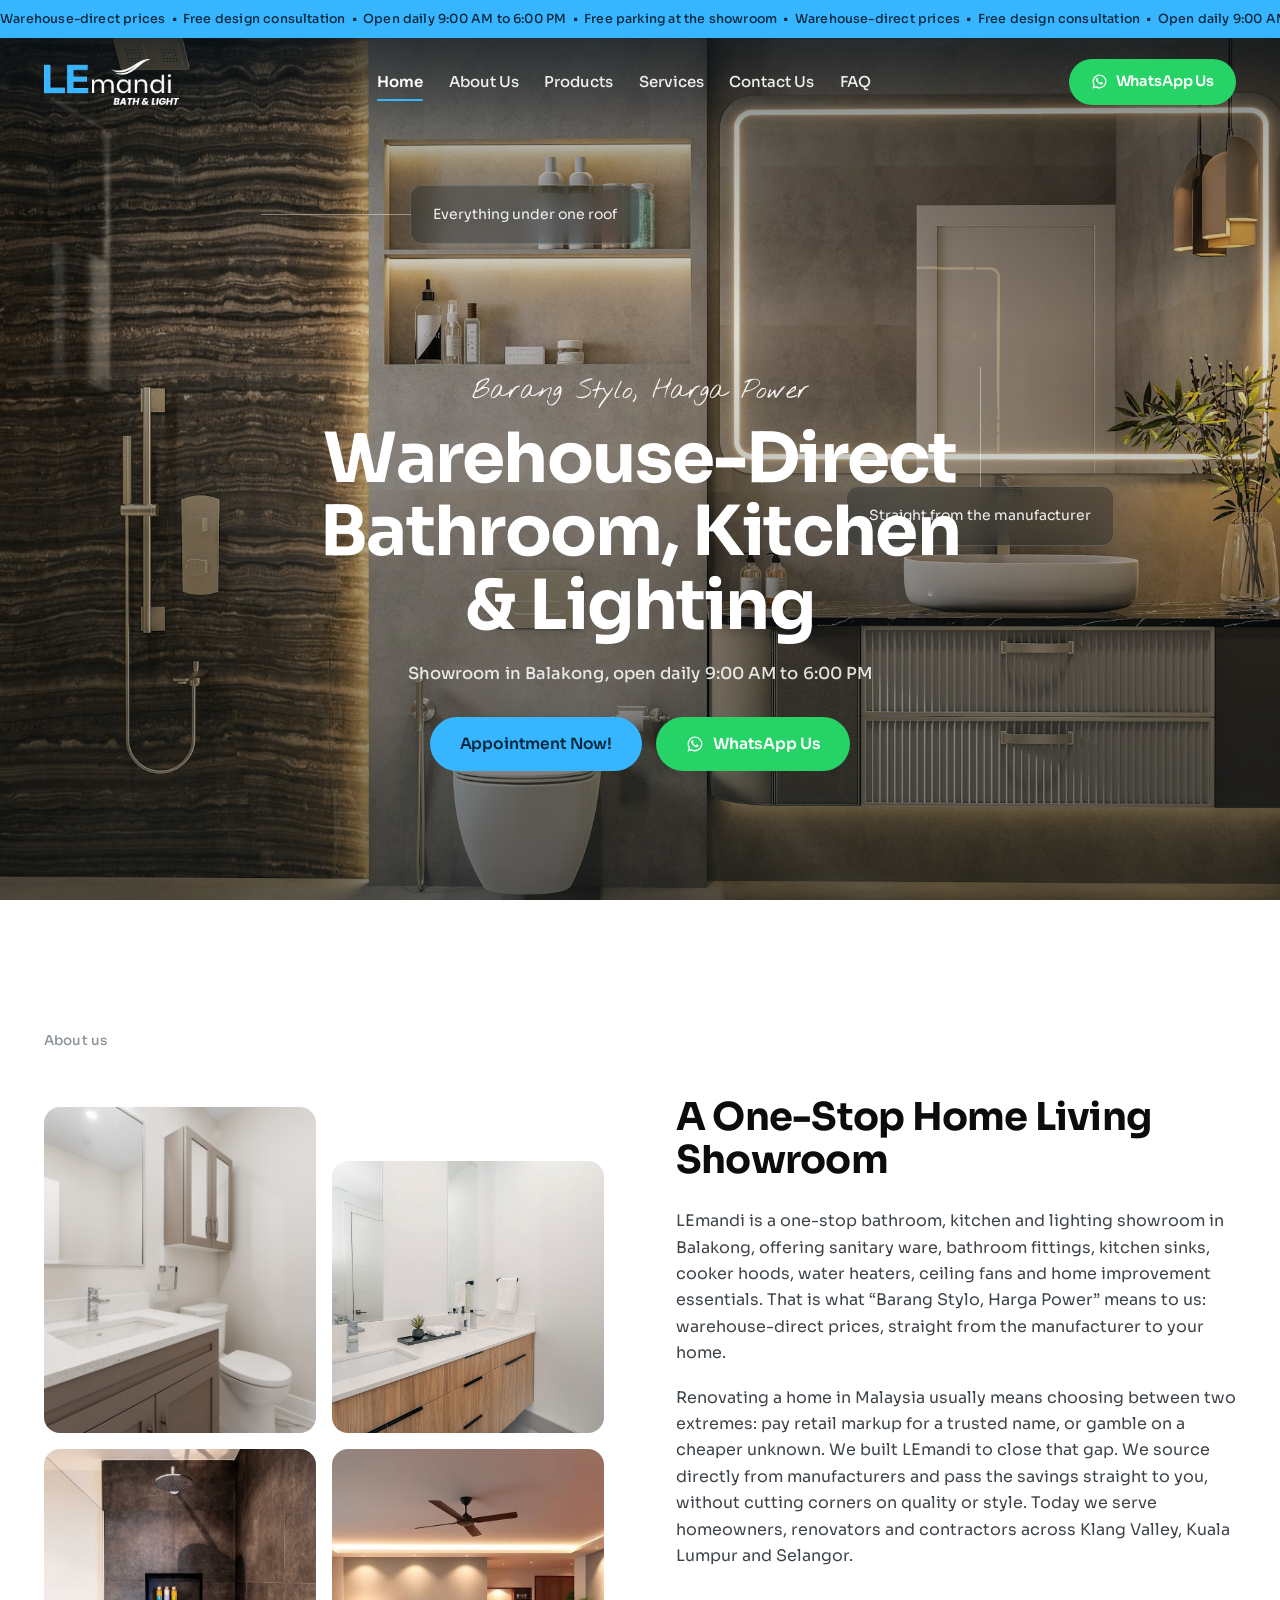
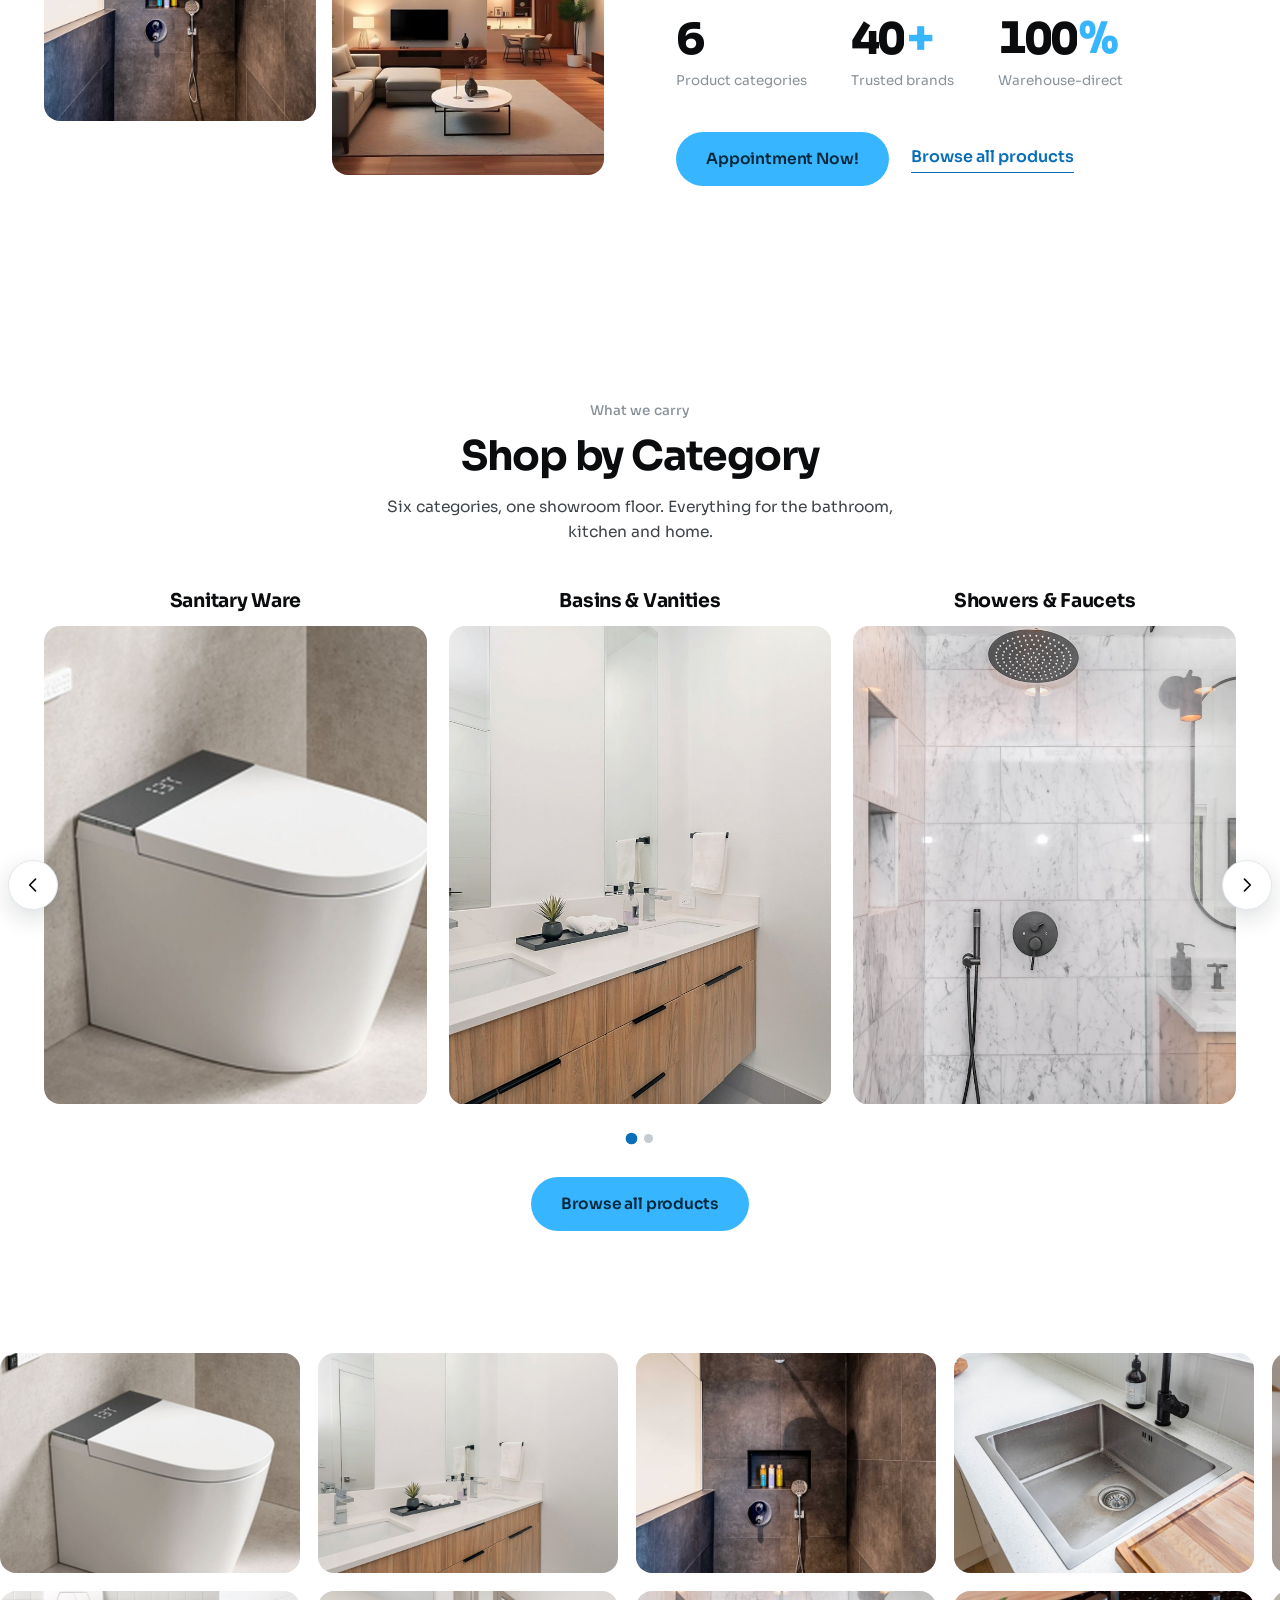
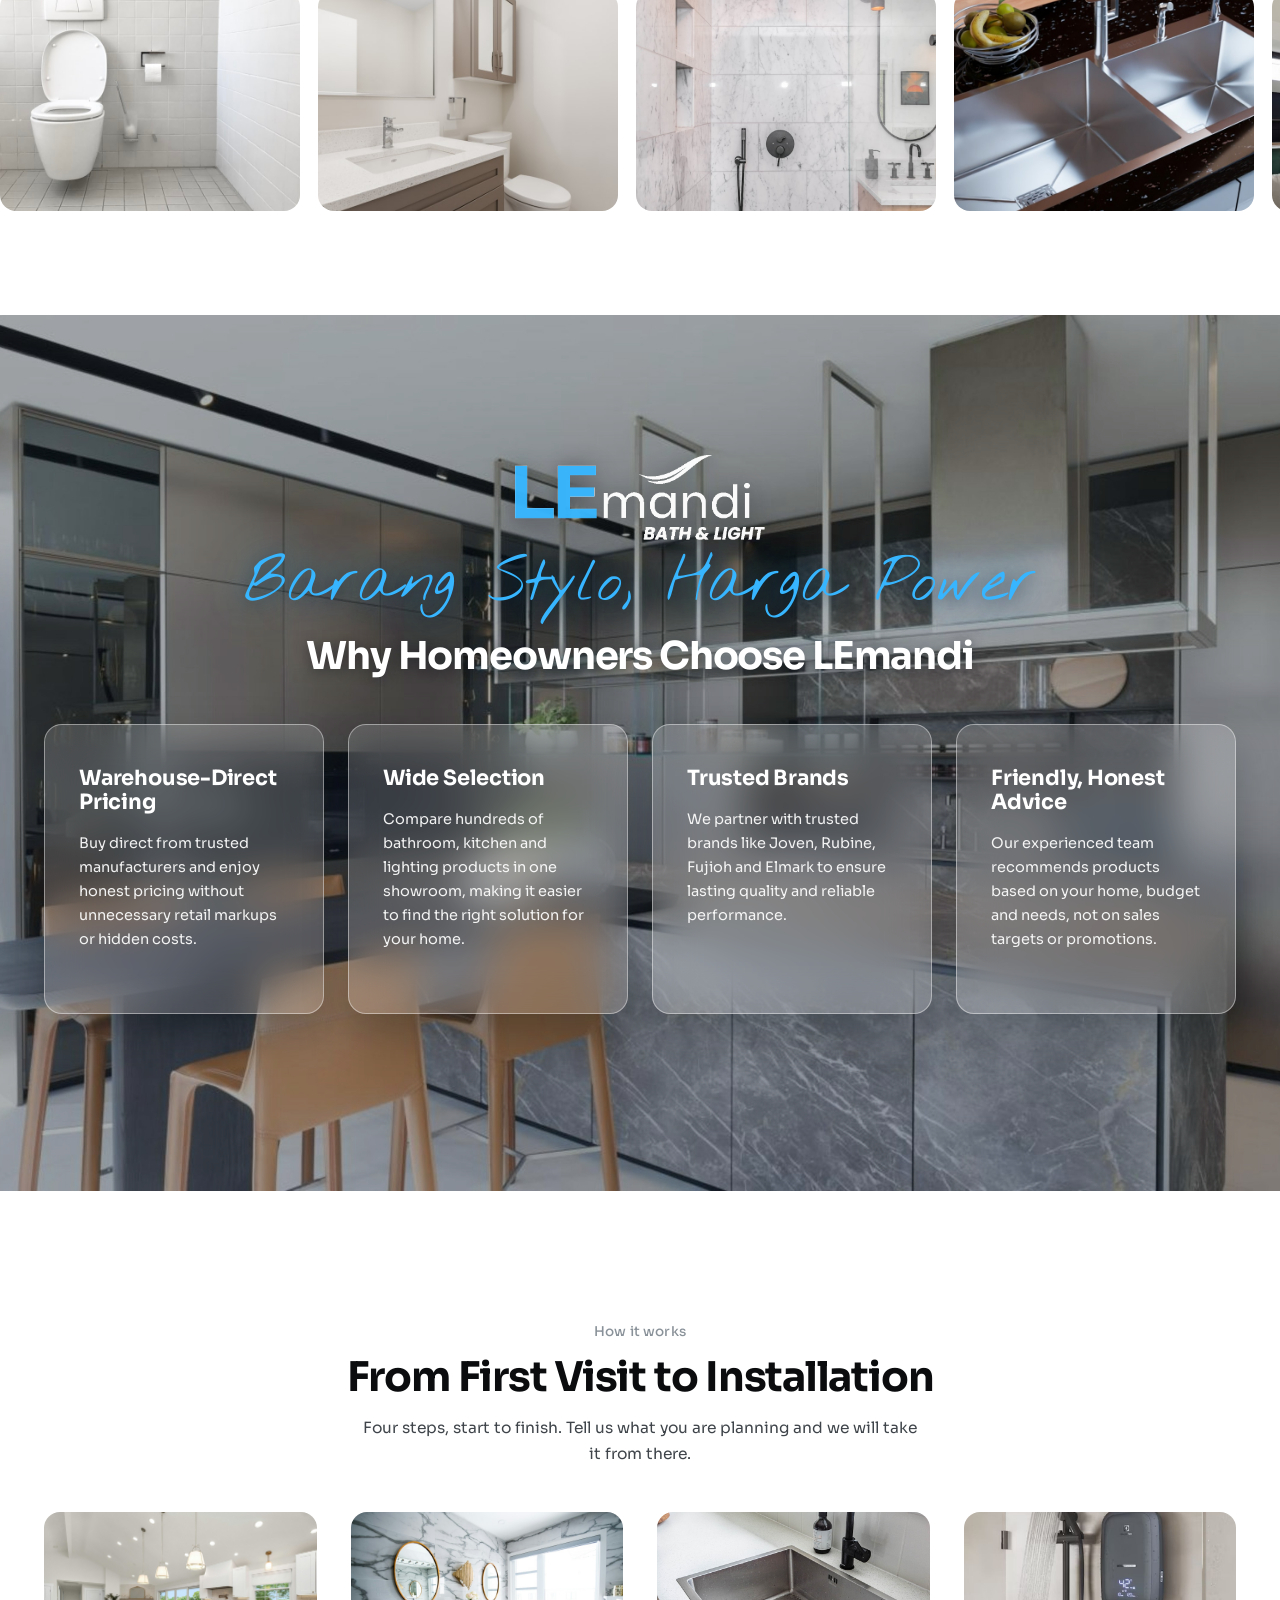
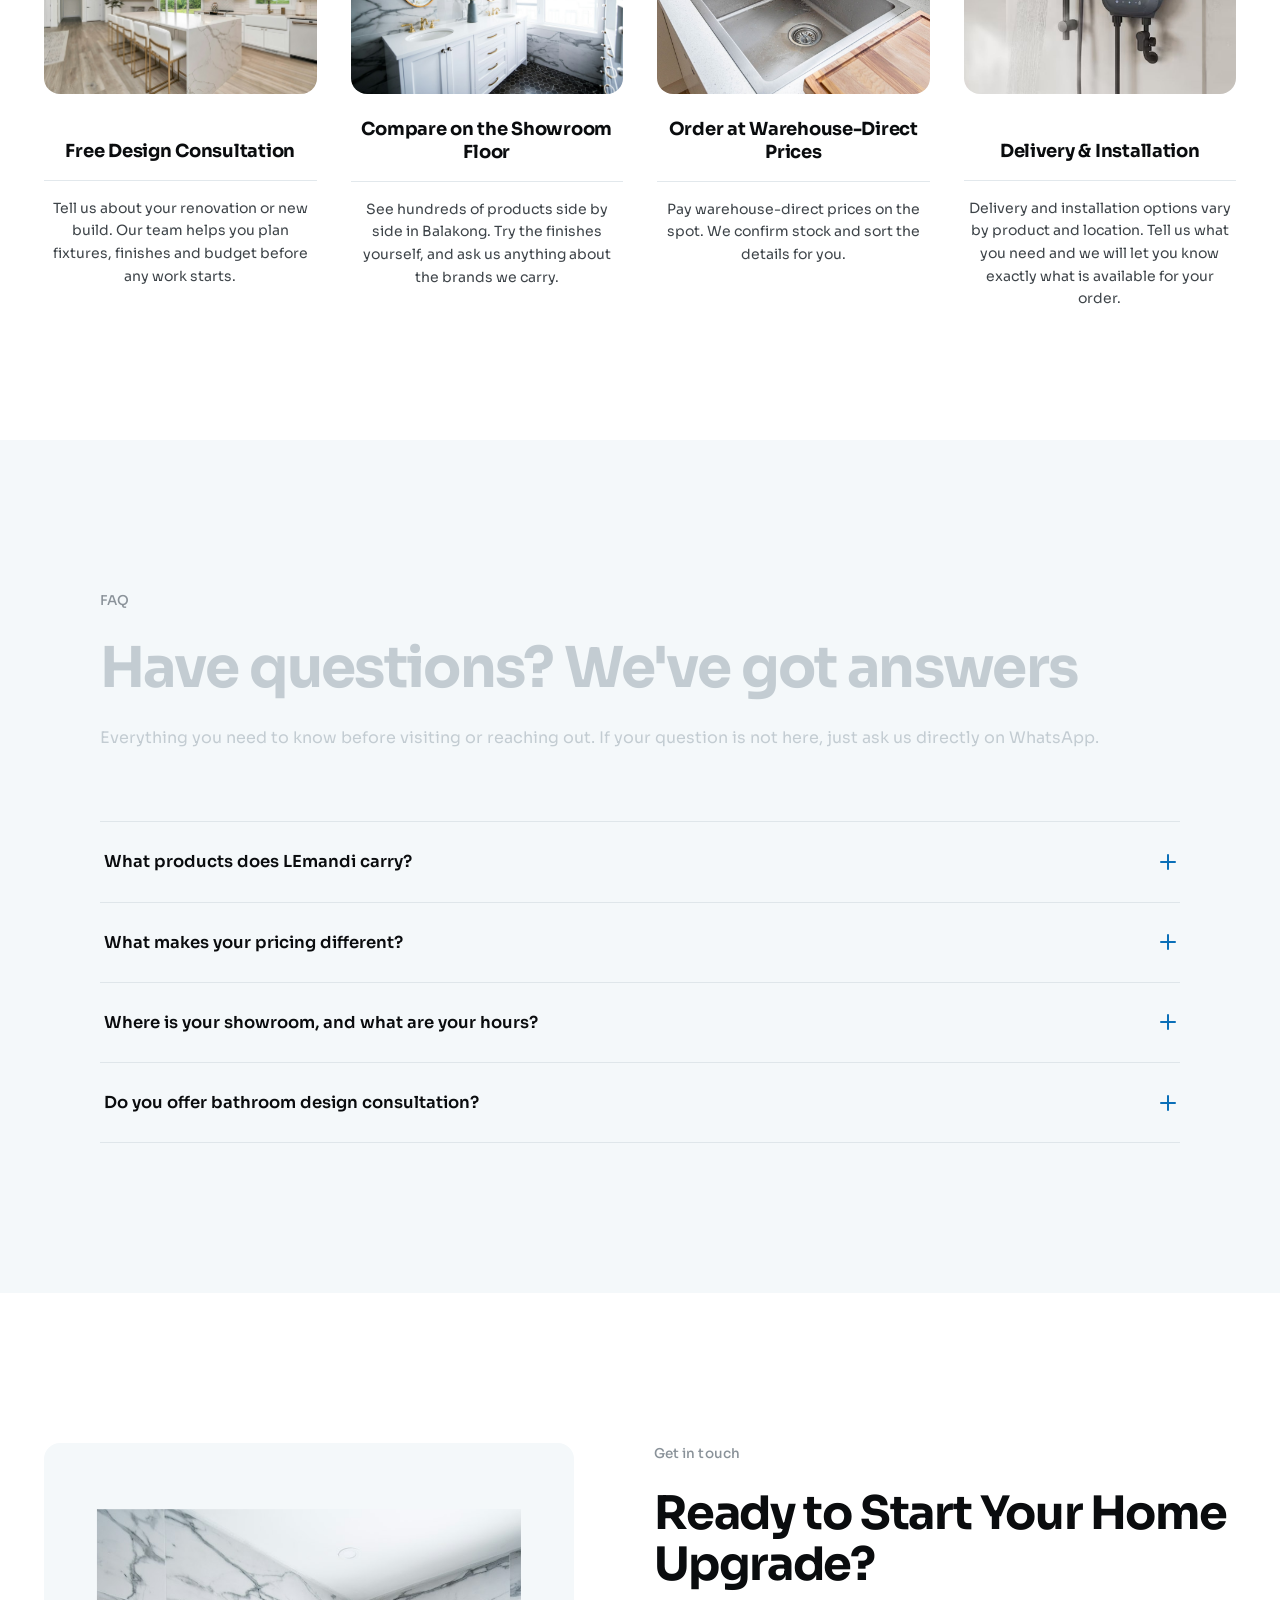
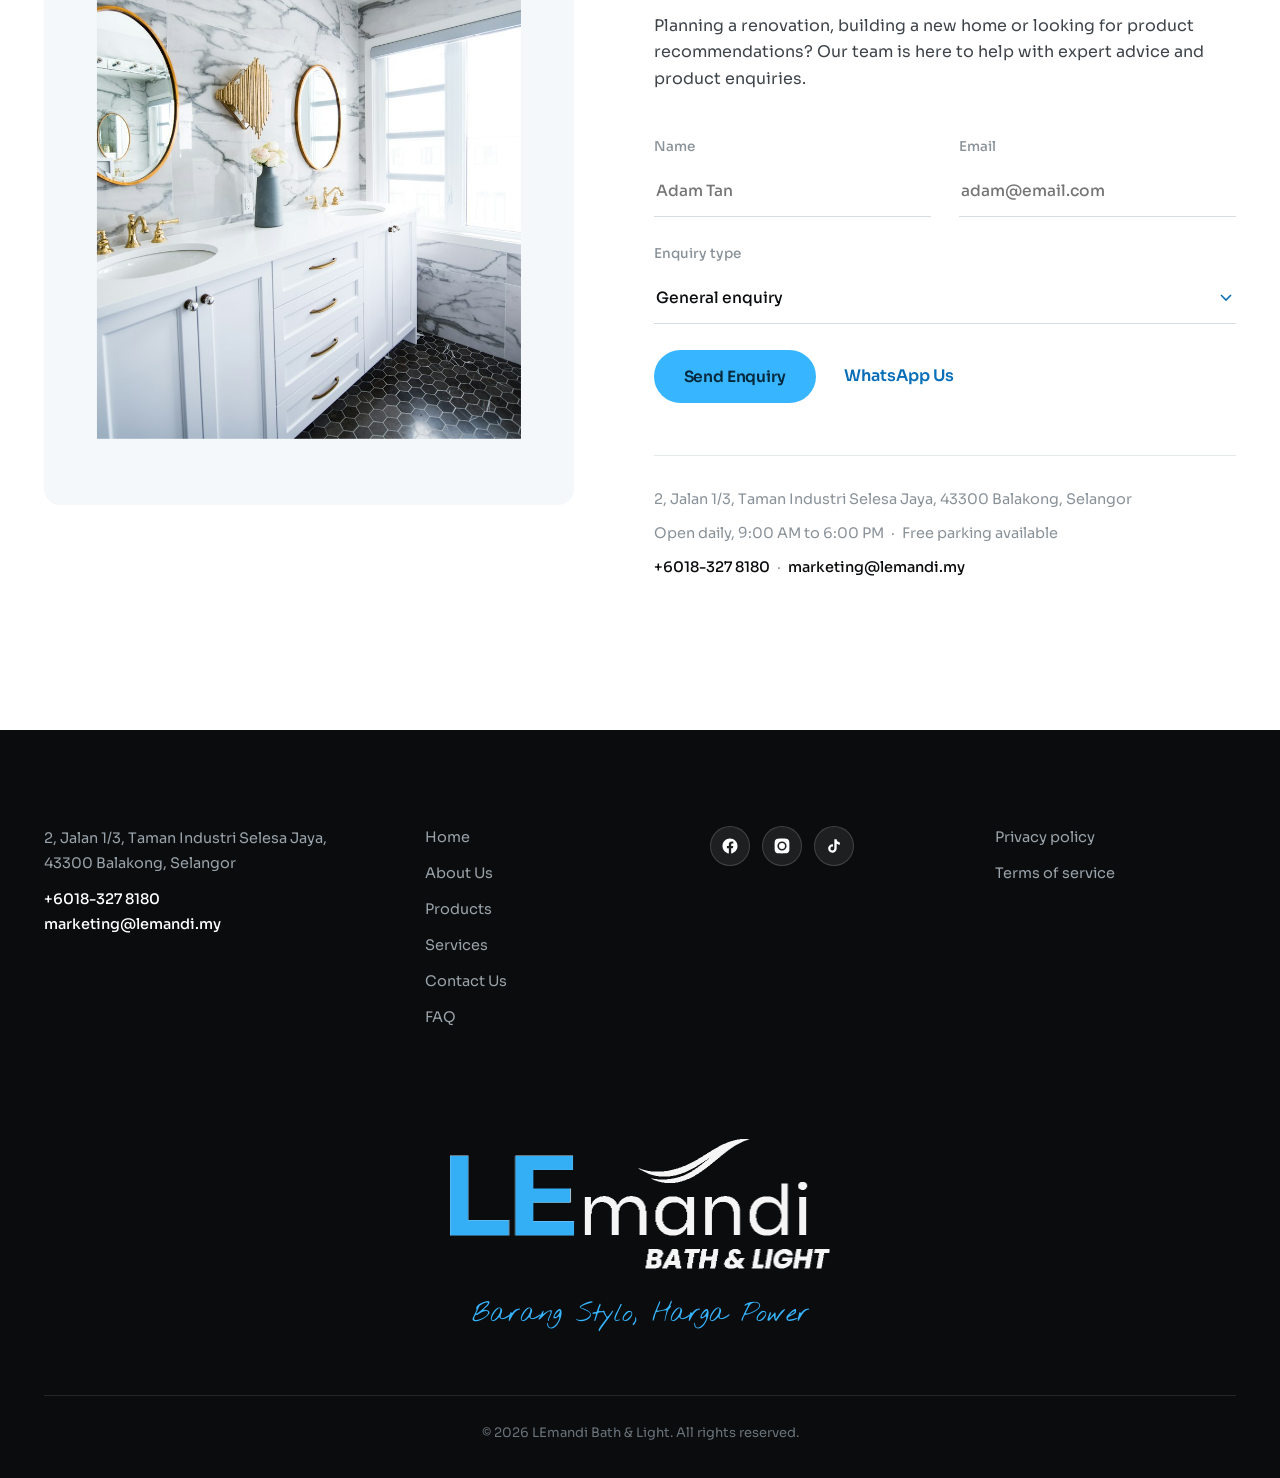
<file: index.html>
<!DOCTYPE html>
<html lang="en">
<head>
<meta charset="utf-8">
<meta name="viewport" content="width=device-width, initial-scale=1">
<title>LEmandi Bath &amp; Light — Premium Bathroom, Kitchen &amp; Lighting Showroom in Balakong</title>
<meta name="description" content="Shop bathroom fittings, sanitary ware, kitchen appliances, lighting fixtures, ceiling fans and water heaters at warehouse-direct prices. Showroom in Balakong, Selangor.">
<link rel="preconnect" href="https://fonts.googleapis.com">
<link rel="preconnect" href="https://fonts.gstatic.com" crossorigin>
<link href="https://fonts.googleapis.com/css2?family=Sora:wght@300;400;500;600;700;800&family=Nothing+You+Could+Do&display=swap" rel="stylesheet">
<link rel="stylesheet" href="style.css">
</head>
<body class="has-abar">

<!-- ═══ announcement bar ═══ -->
<div class="abar" aria-hidden="true">
  <div class="abar__track">
    <span>Warehouse-direct prices&ensp;•&ensp;Free design consultation&ensp;•&ensp;Open daily 9:00 AM to 6:00 PM&ensp;•&ensp;Free parking at the showroom&ensp;•&ensp;</span><span>Warehouse-direct prices&ensp;•&ensp;Free design consultation&ensp;•&ensp;Open daily 9:00 AM to 6:00 PM&ensp;•&ensp;Free parking at the showroom&ensp;•&ensp;</span>
  </div>
</div>

<!-- ═══ fixed header ═══ -->
<header class="hd">
  <a href="index.html" class="hd__logo">
    <img class="lg lg--dark" src="assets/logo.png" alt="LEmandi Bath &amp; Light">
    <img class="lg lg--light" src="assets/logo-white.png" alt="">
  </a>
  <nav class="hd__nav">
    <a href="index.html" class="cur">Home</a>
    <a href="about.html">About Us</a>
    <a href="products.html">Products</a>
    <a href="services.html">Services</a>
    <a href="contact.html">Contact Us</a>
    <a href="faq.html">FAQ</a>
  </nav>
  <a class="hd__wa" href="https://wa.me/60183278180" target="_blank" rel="noopener"><svg viewBox="0 0 24 24" aria-hidden="true"><path d="M12.04 2.01a9.9 9.9 0 0 0-8.5 14.94L2 22.02l5.22-1.37a9.9 9.9 0 1 0 4.82-18.64zm0 1.79a8.1 8.1 0 1 1-4.1 15.08l-.3-.18-3.1.82.83-3.02-.2-.31A8.1 8.1 0 0 1 12.04 3.8z"/><path d="M9.3 7.3c-.18-.42-.37-.42-.55-.43h-.47c-.16 0-.43.06-.66.3-.22.25-.86.85-.86 2.06s.88 2.39 1 2.56c.13.16 1.72 2.75 4.24 3.74 2.09.82 2.51.66 2.97.62.45-.04 1.46-.6 1.67-1.18.2-.58.2-1.07.14-1.18-.06-.1-.22-.16-.47-.28-.24-.13-1.46-.72-1.68-.8-.23-.09-.39-.13-.55.12-.17.25-.64.8-.78.97-.15.16-.29.18-.53.06-.25-.12-1.05-.39-2-1.23-.74-.66-1.24-1.47-1.38-1.72-.15-.25-.02-.38.1-.5.12-.11.25-.29.37-.43.13-.15.17-.25.25-.41.09-.17.05-.31-.02-.44-.06-.12-.54-1.34-.79-1.83z"/></svg>WhatsApp Us</a>
  <button class="burger" aria-label="Menu" aria-expanded="false"><span></span><span></span><span></span></button>
</header>

<div class="menu" aria-hidden="true">
  <nav class="menu__nav">
    <a href="index.html" class="cur" style="--d:0">Home</a>
    <a href="about.html" style="--d:1">About Us</a>
    <a href="products.html" style="--d:2">Products</a>
    <a href="services.html" style="--d:3">Services</a>
    <a href="contact.html" style="--d:4">Contact Us</a>
    <a href="faq.html" style="--d:5">FAQ</a>
  </nav>
</div>

<main>

<!-- ═══ hero ═══ -->
<section class="hero" id="top">
  <img class="hero__bg" src="assets/hero.jpg" alt="Modern bathroom with warm lighting, vanity and mirror">
  <div class="hero__scrim"></div>

  <div class="hero__note hero__note--a">
    <p>Everything under one roof</p>
  </div>
  <div class="hero__note hero__note--b">
    <p>Straight from the manufacturer</p>
  </div>

  <div class="hero__copy">
    <p class="hero__hand">Barang Stylo, Harga Power</p>
    <h1 class="hero__title">
      <span class="line js-chars">Warehouse-Direct</span>
      <span class="line js-chars">Bathroom, Kitchen</span>
      <span class="line js-chars">&amp; Lighting</span>
    </h1>
    <p class="hero__sub">Showroom in Balakong, open daily 9:00 AM to 6:00 PM</p>
    <div class="hero__cta">
      <a class="pill" href="contact.html">Appointment Now!</a>
      <a class="pill pill--wa" href="https://wa.me/60183278180" target="_blank" rel="noopener"><svg viewBox="0 0 24 24" aria-hidden="true"><path d="M12.04 2.01a9.9 9.9 0 0 0-8.5 14.94L2 22.02l5.22-1.37a9.9 9.9 0 1 0 4.82-18.64zm0 1.79a8.1 8.1 0 1 1-4.1 15.08l-.3-.18-3.1.82.83-3.02-.2-.31A8.1 8.1 0 0 1 12.04 3.8z"/><path d="M9.3 7.3c-.18-.42-.37-.42-.55-.43h-.47c-.16 0-.43.06-.66.3-.22.25-.86.85-.86 2.06s.88 2.39 1 2.56c.13.16 1.72 2.75 4.24 3.74 2.09.82 2.51.66 2.97.62.45-.04 1.46-.6 1.67-1.18.2-.58.2-1.07.14-1.18-.06-.1-.22-.16-.47-.28-.24-.13-1.46-.72-1.68-.8-.23-.09-.39-.13-.55.12-.17.25-.64.8-.78.97-.15.16-.29.18-.53.06-.25-.12-1.05-.39-2-1.23-.74-.66-1.24-1.47-1.38-1.72-.15-.25-.02-.38.1-.5.12-.11.25-.29.37-.43.13-.15.17-.25.25-.41.09-.17.05-.31-.02-.44-.06-.12-.54-1.34-.79-1.83z"/></svg>WhatsApp Us</a>
    </div>
  </div>

</section>

<!-- ═══ about ═══ -->
<section class="about" id="about">
  <p class="label" data-rv>About us</p>
  <div class="about__grid">
    <div class="about__imgs" data-rv>
      <div class="frame"><img src="assets/p6.jpg" alt="Bathroom vanity with basin on display" loading="lazy"></div>
      <div class="frame"><img src="assets/cat2.jpg" alt="Countertop basin and cabinet" loading="lazy"></div>
      <div class="frame"><img src="assets/p3.jpg" alt="Rain shower set in a dark tiled bathroom" loading="lazy"></div>
      <div class="frame"><img src="assets/cat5.jpg" alt="Living room with ceiling fan and warm lighting" loading="lazy"></div>
    </div>
    <div class="about__copy">
      <h2 data-rv>A One-Stop Home Living Showroom</h2>
      <p data-rv>LEmandi is a one-stop bathroom, kitchen and lighting showroom in Balakong, offering sanitary ware, bathroom fittings, kitchen sinks, cooker hoods, water heaters, ceiling fans and home improvement essentials. That is what &ldquo;Barang Stylo, Harga Power&rdquo; means to us: warehouse-direct prices, straight from the manufacturer to your home.</p>
      <p data-rv>Renovating a home in Malaysia usually means choosing between two extremes: pay retail markup for a trusted name, or gamble on a cheaper unknown. We built LEmandi to close that gap. We source directly from manufacturers and pass the savings straight to you, without cutting corners on quality or style. Today we serve homeowners, renovators and contractors across Klang Valley, Kuala Lumpur and Selangor.</p>
      <div class="stats" data-stats>
        <div class="stat"><span class="odo" data-val="6"></span><em>Product categories</em></div>
        <div class="stat"><span class="odo" data-val="40" data-suffix="+"></span><em>Trusted brands</em></div>
        <div class="stat"><span class="odo" data-val="100" data-suffix="%"></span><em>Warehouse-direct</em></div>
      </div>
      <div class="about__cta" data-rv>
        <a class="pill" href="contact.html">Appointment Now!</a>
        <a class="about__link" href="products.html">Browse all products</a>
      </div>
    </div>
  </div>
</section>

<!-- ═══ category carousel ═══ -->
<section class="reel" id="collections">
  <div class="secthead" data-rv>
    <p class="label">What we carry</p>
    <h2>Shop by Category</h2>
    <p class="secthead__sub">Six categories, one showroom floor. Everything for the bathroom, kitchen and home.</p>
  </div>

  <div class="csl2" data-csl>
    <div class="csl2__viewport">
      <div class="csl2__track">
        <a class="csl2__cell" href="products.html">
          <h3 class="csl2__title">Sanitary Ware</h3>
          <div class="csl2__img"><img src="assets/cat1.jpg" alt="Modern smart toilet and sanitary ware" loading="lazy"></div>
        </a>
        <a class="csl2__cell" href="products.html">
          <h3 class="csl2__title">Basins &amp; Vanities</h3>
          <div class="csl2__img"><img src="assets/cat2.jpg" alt="Countertop basin on a wooden vanity" loading="lazy"></div>
        </a>
        <a class="csl2__cell" href="products.html">
          <h3 class="csl2__title">Showers &amp; Faucets</h3>
          <div class="csl2__img"><img src="assets/cat3.jpg" alt="Rain shower and fittings in a marble bathroom" loading="lazy"></div>
        </a>
        <a class="csl2__cell" href="products.html">
          <h3 class="csl2__title">Kitchen &amp; Sinks</h3>
          <div class="csl2__img"><img src="assets/cat4.jpg" alt="Stainless steel kitchen sink" loading="lazy"></div>
        </a>
        <a class="csl2__cell" href="products.html">
          <h3 class="csl2__title">Lighting &amp; Fans</h3>
          <div class="csl2__img"><img src="assets/cat5.jpg" alt="Living room with ceiling fan and warm lighting" loading="lazy"></div>
        </a>
        <a class="csl2__cell" href="products.html">
          <h3 class="csl2__title">Water Heaters</h3>
          <div class="csl2__img"><img src="assets/cat6.jpg" alt="Instant water heater with hand shower" loading="lazy"></div>
        </a>
      </div>
    </div>
    <button class="csl2__arw csl2__arw--prev" aria-label="Previous categories">
      <svg viewBox="0 0 24 24" aria-hidden="true"><path d="M15 5l-7 7 7 7"/></svg>
    </button>
    <button class="csl2__arw csl2__arw--next" aria-label="Next categories">
      <svg viewBox="0 0 24 24" aria-hidden="true"><path d="M9 5l7 7-7 7"/></svg>
    </button>
    <div class="csl2__dots"></div>
  </div>
  <div class="reel__cta" data-rv><a class="pill" href="products.html">Browse all products</a></div>
</section>

<!-- ═══ product marquee ═══ -->
<section class="pmq" aria-label="Products on the showroom floor">
  <div class="pmq__row">
    <div class="pmq__track pmq__track--left">
        <a class="pmq__item" href="product.html?p=smart-toilet"><img src="assets/cat1.jpg" alt="Smart toilet on display" loading="lazy"></a>
        <a class="pmq__item" href="product.html?p=countertop-basin"><img src="assets/cat2.jpg" alt="Countertop basin on a wooden vanity" loading="lazy"></a>
        <a class="pmq__item" href="product.html?p=rain-shower"><img src="assets/p3.jpg" alt="Rain shower set running against dark tiles" loading="lazy"></a>
        <a class="pmq__item" href="product.html?p=kitchen-sink"><img src="assets/cat4.jpg" alt="Stainless steel kitchen sink" loading="lazy"></a>
        <a class="pmq__item" href="product.html?p=pendant-light"><img src="assets/p4.jpg" alt="Set of three pendant lights" loading="lazy"></a>
        <a class="pmq__item" href="product.html?p=water-heater"><img src="assets/cat6.jpg" alt="Instant water heater with hand shower" loading="lazy"></a>
        <a class="pmq__item" href="product.html?p=smart-toilet" tabindex="-1" aria-hidden="true"><img src="assets/cat1.jpg" alt="" loading="lazy"></a>
        <a class="pmq__item" href="product.html?p=countertop-basin" tabindex="-1" aria-hidden="true"><img src="assets/cat2.jpg" alt="" loading="lazy"></a>
        <a class="pmq__item" href="product.html?p=rain-shower" tabindex="-1" aria-hidden="true"><img src="assets/p3.jpg" alt="" loading="lazy"></a>
        <a class="pmq__item" href="product.html?p=kitchen-sink" tabindex="-1" aria-hidden="true"><img src="assets/cat4.jpg" alt="" loading="lazy"></a>
        <a class="pmq__item" href="product.html?p=pendant-light" tabindex="-1" aria-hidden="true"><img src="assets/p4.jpg" alt="" loading="lazy"></a>
        <a class="pmq__item" href="product.html?p=water-heater" tabindex="-1" aria-hidden="true"><img src="assets/cat6.jpg" alt="" loading="lazy"></a>
    </div>
  </div>
  <div class="pmq__row">
    <div class="pmq__track pmq__track--right">
        <a class="pmq__item" href="product.html?p=toilet-bowl"><img src="assets/p1.jpg" alt="Two-piece toilet bowl" loading="lazy"></a>
        <a class="pmq__item" href="product.html?p=vanity-cabinet"><img src="assets/p6.jpg" alt="Bathroom vanity with basin" loading="lazy"></a>
        <a class="pmq__item" href="product.html?p=basin-mixer"><img src="assets/cat3.jpg" alt="Shower fittings in a marble bathroom" loading="lazy"></a>
        <a class="pmq__item" href="product.html?p=kitchen-sink"><img src="assets/p2.jpg" alt="Double bowl stainless steel kitchen sink" loading="lazy"></a>
        <a class="pmq__item" href="product.html?p=ceiling-fan"><img src="assets/p5.jpg" alt="Black ceiling fan in a living room" loading="lazy"></a>
        <a class="pmq__item" href="product.html?p=ceiling-fan"><img src="assets/cat5.jpg" alt="Living room with ceiling fan and warm lighting" loading="lazy"></a>
        <a class="pmq__item" href="product.html?p=toilet-bowl" tabindex="-1" aria-hidden="true"><img src="assets/p1.jpg" alt="" loading="lazy"></a>
        <a class="pmq__item" href="product.html?p=vanity-cabinet" tabindex="-1" aria-hidden="true"><img src="assets/p6.jpg" alt="" loading="lazy"></a>
        <a class="pmq__item" href="product.html?p=basin-mixer" tabindex="-1" aria-hidden="true"><img src="assets/cat3.jpg" alt="" loading="lazy"></a>
        <a class="pmq__item" href="product.html?p=kitchen-sink" tabindex="-1" aria-hidden="true"><img src="assets/p2.jpg" alt="" loading="lazy"></a>
        <a class="pmq__item" href="product.html?p=ceiling-fan" tabindex="-1" aria-hidden="true"><img src="assets/p5.jpg" alt="" loading="lazy"></a>
        <a class="pmq__item" href="product.html?p=ceiling-fan" tabindex="-1" aria-hidden="true"><img src="assets/cat5.jpg" alt="" loading="lazy"></a>
    </div>
  </div>
</section>

<!-- ═══ advantages ═══ -->
<section class="adv adv--csl">
  <div class="adv__sticky">
    <img class="adv__bg" src="assets/contact_alt.jpg" alt="" loading="lazy">
    <div class="adv__head" data-rv>
      <img class="adv__logo" src="assets/logo-white.png" alt="LEmandi Bath &amp; Light">
      <p class="adv__slogan">Barang Stylo, Harga Power</p>
      <h2>Why Homeowners Choose LEmandi</h2>
    </div>
    <div class="adv__cards">
      <div class="advcard">
        <h3>Warehouse-Direct Pricing</h3>
        <p>Buy direct from trusted manufacturers and enjoy honest pricing without unnecessary retail markups or hidden costs.</p>
      </div>
      <div class="advcard">
        <h3>Wide Selection</h3>
        <p>Compare hundreds of bathroom, kitchen and lighting products in one showroom, making it easier to find the right solution for your home.</p>
      </div>
      <div class="advcard">
        <h3>Trusted Brands</h3>
        <p>We partner with trusted brands like Joven, Rubine, Fujioh and Elmark to ensure lasting quality and reliable performance.</p>
      </div>
      <div class="advcard">
        <h3>Friendly, Honest Advice</h3>
        <p>Our experienced team recommends products based on your home, budget and needs, not on sales targets or promotions.</p>
      </div>
    </div>
  </div>
</section>

<!-- ═══ process ═══ -->
<section class="proc" id="process">
  <div class="secthead" data-rv>
    <p class="label">How it works</p>
    <h2>From First Visit to Installation</h2>
    <p class="secthead__sub">Four steps, start to finish. Tell us what you are planning and we will take it from there.</p>
  </div>
  <div class="proc__grid">
    <div class="step" data-rv>
      <div class="step__thumb"><img src="assets/adv.jpg" alt="Bright kitchen with marble island" loading="lazy"></div>
      <h3>Free Design Consultation</h3>
      <p>Tell us about your renovation or new build. Our team helps you plan fixtures, finishes and budget before any work starts.</p>
    </div>
    <div class="step" data-rv>
      <div class="step__thumb"><img src="assets/showroom.jpg" alt="Bathroom vanity display on the showroom floor" loading="lazy"></div>
      <h3>Compare on the Showroom Floor</h3>
      <p>See hundreds of products side by side in Balakong. Try the finishes yourself, and ask us anything about the brands we carry.</p>
    </div>
    <div class="step" data-rv>
      <div class="step__thumb"><img src="assets/cat4.jpg" alt="Stainless steel kitchen sink" loading="lazy"></div>
      <h3>Order at Warehouse-Direct Prices</h3>
      <p>Pay warehouse-direct prices on the spot. We confirm stock and sort the details for you.</p>
    </div>
    <div class="step" data-rv>
      <div class="step__thumb"><img src="assets/cat6.jpg" alt="Instant water heater with hand shower" loading="lazy"></div>
      <h3>Delivery &amp; Installation</h3>
      <p>Delivery and installation options vary by product and location. Tell us what you need and we will let you know exactly what is available for your order.</p>
    </div>
  </div>
</section>

<!-- ═══ faq ═══ -->
<section class="faq" id="faq">
  <p class="label" data-rv>FAQ</p>
  <h2 class="faq__title js-fill">Have questions? We've got answers</h2>
  <p class="faq__intro js-fill">Everything you need to know before visiting or reaching out. If your question is not here, just ask us directly on WhatsApp.</p>

  <div class="acc">
    <div class="acc__item">
      <button class="acc__head" aria-expanded="false">What products does LEmandi carry?<span class="acc__x"></span></button>
      <div class="acc__body"><p>Everything for the bathroom, kitchen and more: sanitary ware, water closets, basins, vanities, fittings, showers, kitchen sinks, hobs, hoods, lighting, ceiling fans, water heaters and ventilation fans. See the full range on our Products page.</p></div>
    </div>
    <div class="acc__item">
      <button class="acc__head" aria-expanded="false">What makes your pricing different?<span class="acc__x"></span></button>
      <div class="acc__body"><p>We source directly from manufacturers and pass the savings to you. No middleman markups, no hidden costs. That is what &ldquo;Barang Stylo, Harga Power&rdquo; means: premium goods at honest, affordable prices.</p></div>
    </div>
    <div class="acc__item">
      <button class="acc__head" aria-expanded="false">Where is your showroom, and what are your hours?<span class="acc__x"></span></button>
      <div class="acc__body"><p>We are at 2, Jalan 1/3, Taman Industri Selesa Jaya, 43300 Balakong, Selangor, open daily from 9:00 AM to 6:00 PM. Free parking is available.</p></div>
    </div>
    <div class="acc__item">
      <button class="acc__head" aria-expanded="false">Do you offer bathroom design consultation?<span class="acc__x"></span></button>
      <div class="acc__body"><p>Yes. Our team offers bathroom design consultation to help you plan layout, fixtures and finishes before you commit to anything.</p></div>
    </div>
  </div>
</section>

<!-- ═══ contact ═══ -->
<section class="ct" id="contact">
  <div class="ct__grid">
    <div class="frame frame--scale ct__img" data-rv><img src="assets/showroom.jpg" alt="" loading="lazy"></div>
    <div class="ct__copy">
      <p class="label" data-rv>Get in touch</p>
      <h2 data-rv>Ready to Start Your Home Upgrade?</h2>
      <p class="ct__lead" data-rv>Planning a renovation, building a new home or looking for product recommendations? Our team is here to help with expert advice and product enquiries.</p>

      <form class="ct__form" onsubmit="return false" data-rv>
        <div class="ct__row">
          <label>Name<input type="text" placeholder="Adam Tan"></label>
          <label>Email<input type="email" placeholder="adam@email.com"></label>
        </div>
        <label>Enquiry type
          <select>
            <option>General enquiry</option>
            <option>Product enquiry</option>
            <option>Bathroom design consultation</option>
            <option>Other</option>
          </select>
        </label>
        <div class="ct__acts">
          <button class="pill" type="submit">Send Enquiry</button>
          <a class="ct__wa" href="https://wa.me/60183278180" target="_blank" rel="noopener">WhatsApp Us</a>
        </div>
      </form>

      <div class="ct__info" data-rv>
        <p>2, Jalan 1/3, Taman Industri Selesa Jaya, 43300 Balakong, Selangor</p>
        <p>Open daily, 9:00 AM to 6:00 PM&ensp;·&ensp;Free parking available</p>
        <p><a href="tel:+60183278180">+6018-327 8180</a>&ensp;·&ensp;<a href="mailto:marketing@lemandi.my">marketing@lemandi.my</a></p>
      </div>
    </div>
  </div>
</section>

</main>

<!-- ═══ footer ═══ -->
<footer class="ft">
  <div class="ft__top">
    <div class="ft__col ft__col--addr">
      <p>2, Jalan 1/3, Taman Industri Selesa Jaya,<br>43300 Balakong, Selangor</p>
      <p><a href="tel:+60183278180">+6018-327 8180</a><br><a href="mailto:marketing@lemandi.my">marketing@lemandi.my</a></p>
    </div>
    <div class="ft__col">
      <a href="index.html">Home</a><a href="about.html">About Us</a><a href="products.html">Products</a><a href="services.html">Services</a><a href="contact.html">Contact Us</a><a href="faq.html">FAQ</a>
    </div>
    <div class="ft__col">
      <div class="ft__social">
        <a href="#" aria-label="Facebook"><svg viewBox="0 0 24 24" aria-hidden="true"><path d="M22 12.06C22 6.5 17.52 2 12 2S2 6.5 2 12.06c0 5.02 3.66 9.18 8.44 9.94v-7.03H7.9v-2.91h2.54V9.85c0-2.52 1.49-3.91 3.77-3.91 1.1 0 2.24.2 2.24.2v2.46h-1.26c-1.24 0-1.63.78-1.63 1.57v1.89h2.78l-.45 2.91h-2.33V22c4.78-.76 8.44-4.92 8.44-9.94z"/></svg></a>
        <a href="#" aria-label="Instagram"><svg viewBox="0 0 24 24" aria-hidden="true"><path d="M12 2.16c3.2 0 3.58.01 4.85.07 1.17.05 1.8.25 2.23.41.56.22.96.48 1.38.9.42.42.68.82.9 1.38.16.42.36 1.06.41 2.23.06 1.27.07 1.65.07 4.85s-.01 3.58-.07 4.85c-.05 1.17-.25 1.8-.41 2.23-.22.56-.48.96-.9 1.38-.42.42-.82.68-1.38.9-.42.16-1.06.36-2.23.41-1.27.06-1.65.07-4.85.07s-3.58-.01-4.85-.07c-1.17-.05-1.8-.25-2.23-.41-.56-.22-.96-.48-1.38-.9-.42-.42-.68-.82-.9-1.38-.16-.42-.36-1.06-.41-2.23C2.17 15.58 2.16 15.2 2.16 12s.01-3.58.07-4.85c.05-1.17.25-1.8.41-2.23.22-.56.48-.96.9-1.38.42-.42.82-.68 1.38-.9.42-.16 1.06-.36 2.23-.41C8.42 2.17 8.8 2.16 12 2.16zm0 3.72A6.12 6.12 0 1 0 18.12 12 6.12 6.12 0 0 0 12 5.88zm0 10.1A3.98 3.98 0 1 1 15.98 12 3.98 3.98 0 0 1 12 15.98zm7.79-10.34a1.43 1.43 0 1 1-1.43-1.43 1.43 1.43 0 0 1 1.43 1.43z"/></svg></a>
        <a href="#" aria-label="TikTok"><svg viewBox="0 0 24 24" aria-hidden="true"><path d="M16.6 5.82A4.28 4.28 0 0 1 15.54 3h-3.09v12.4a2.59 2.59 0 0 1-2.59 2.5 2.59 2.59 0 1 1 .77-5.06V9.7a5.68 5.68 0 1 0 4.91 5.63V9.01a7.35 7.35 0 0 0 4.3 1.38V7.3a4.29 4.29 0 0 1-3.24-1.48z"/></svg></a>
      </div>
    </div>
    <div class="ft__col">
      <a href="#">Privacy policy</a><a href="#">Terms of service</a>
    </div>
  </div>
  <div class="ft__word" aria-hidden="true"><img src="assets/logo-white.png" alt="LEmandi Bath &amp; Light logo" loading="lazy"></div>
  <p class="ft__slogan">Barang Stylo, Harga Power</p>
  <p class="ft__bar">© 2026 LEmandi Bath &amp; Light. All rights reserved.</p>
</footer>

<button class="totop" aria-label="Back to top">
  <svg class="totop__arw" viewBox="0 0 24 24" aria-hidden="true"><path d="M12 19V6M6 12l6-6 6 6"/></svg>
</button>

<script src="js/lenis.min.js"></script>
<script src="js/app.js"></script>
</body>
</html>
</file>
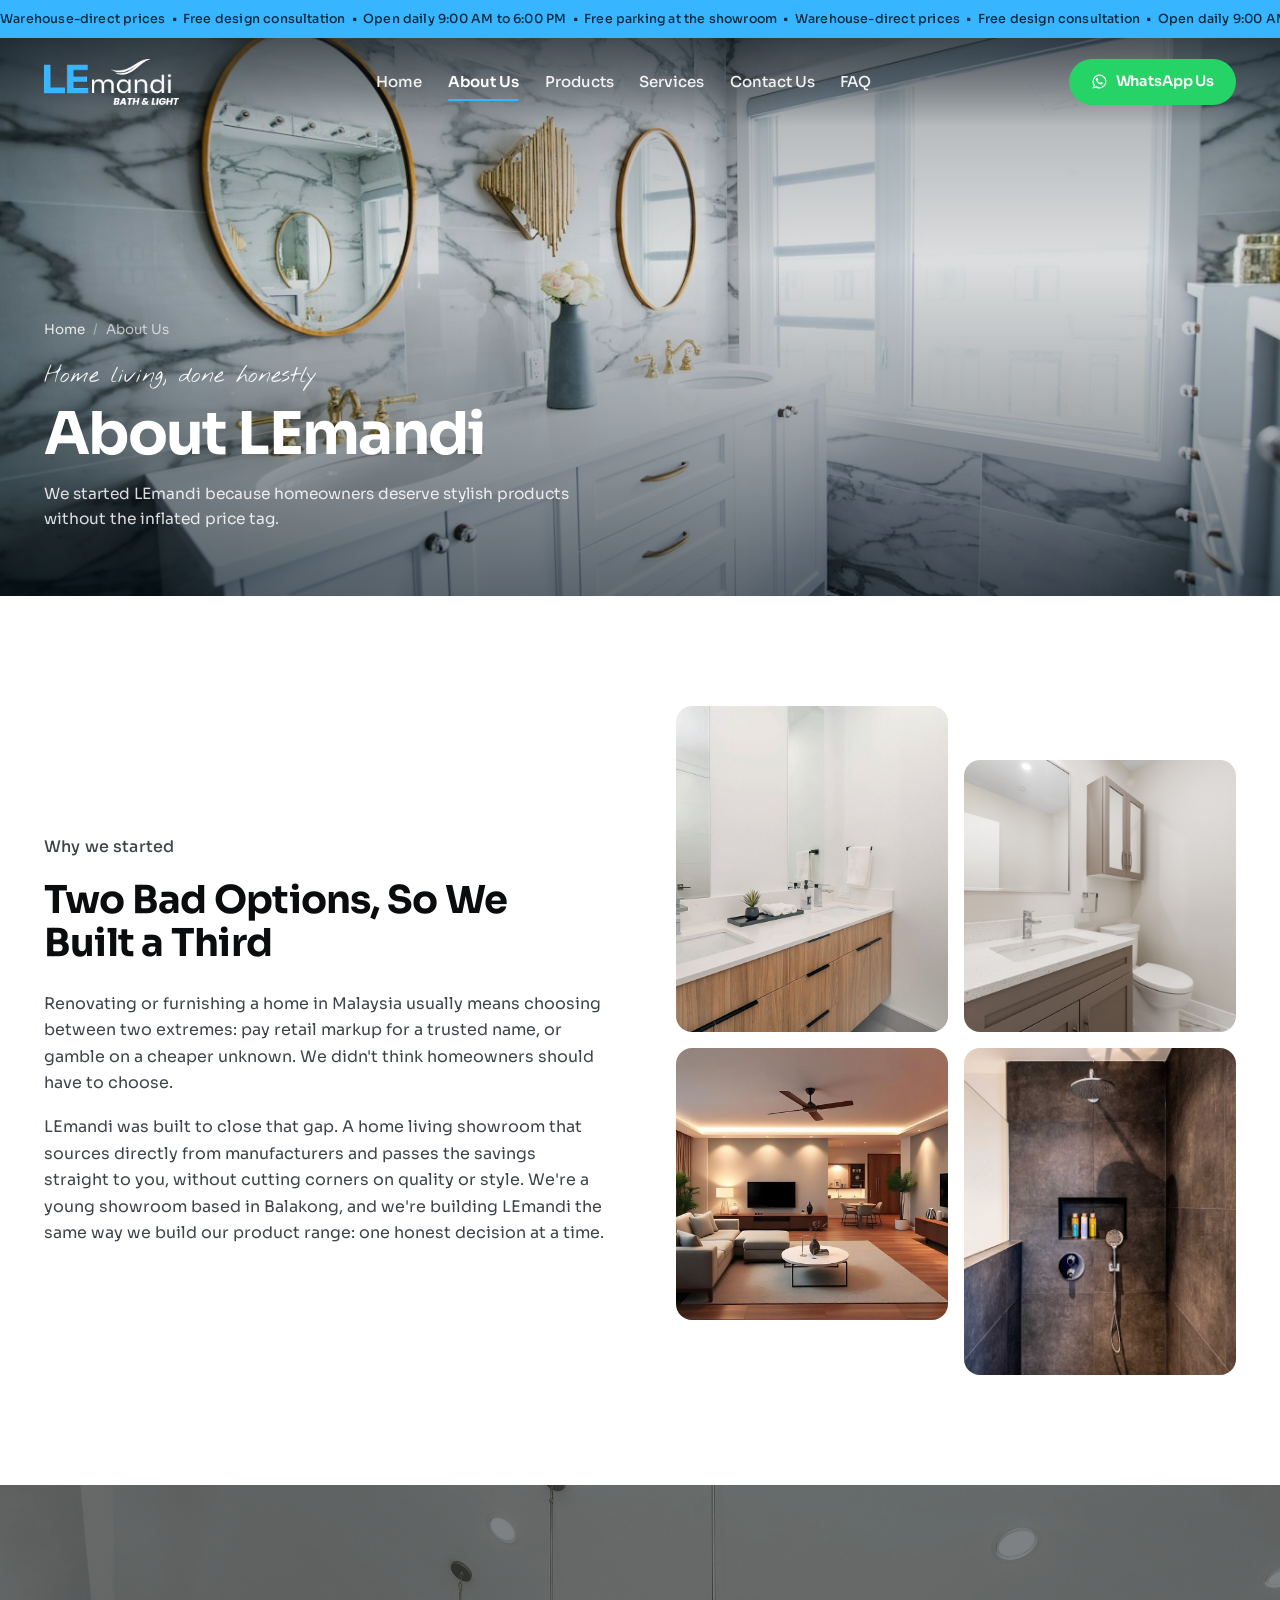
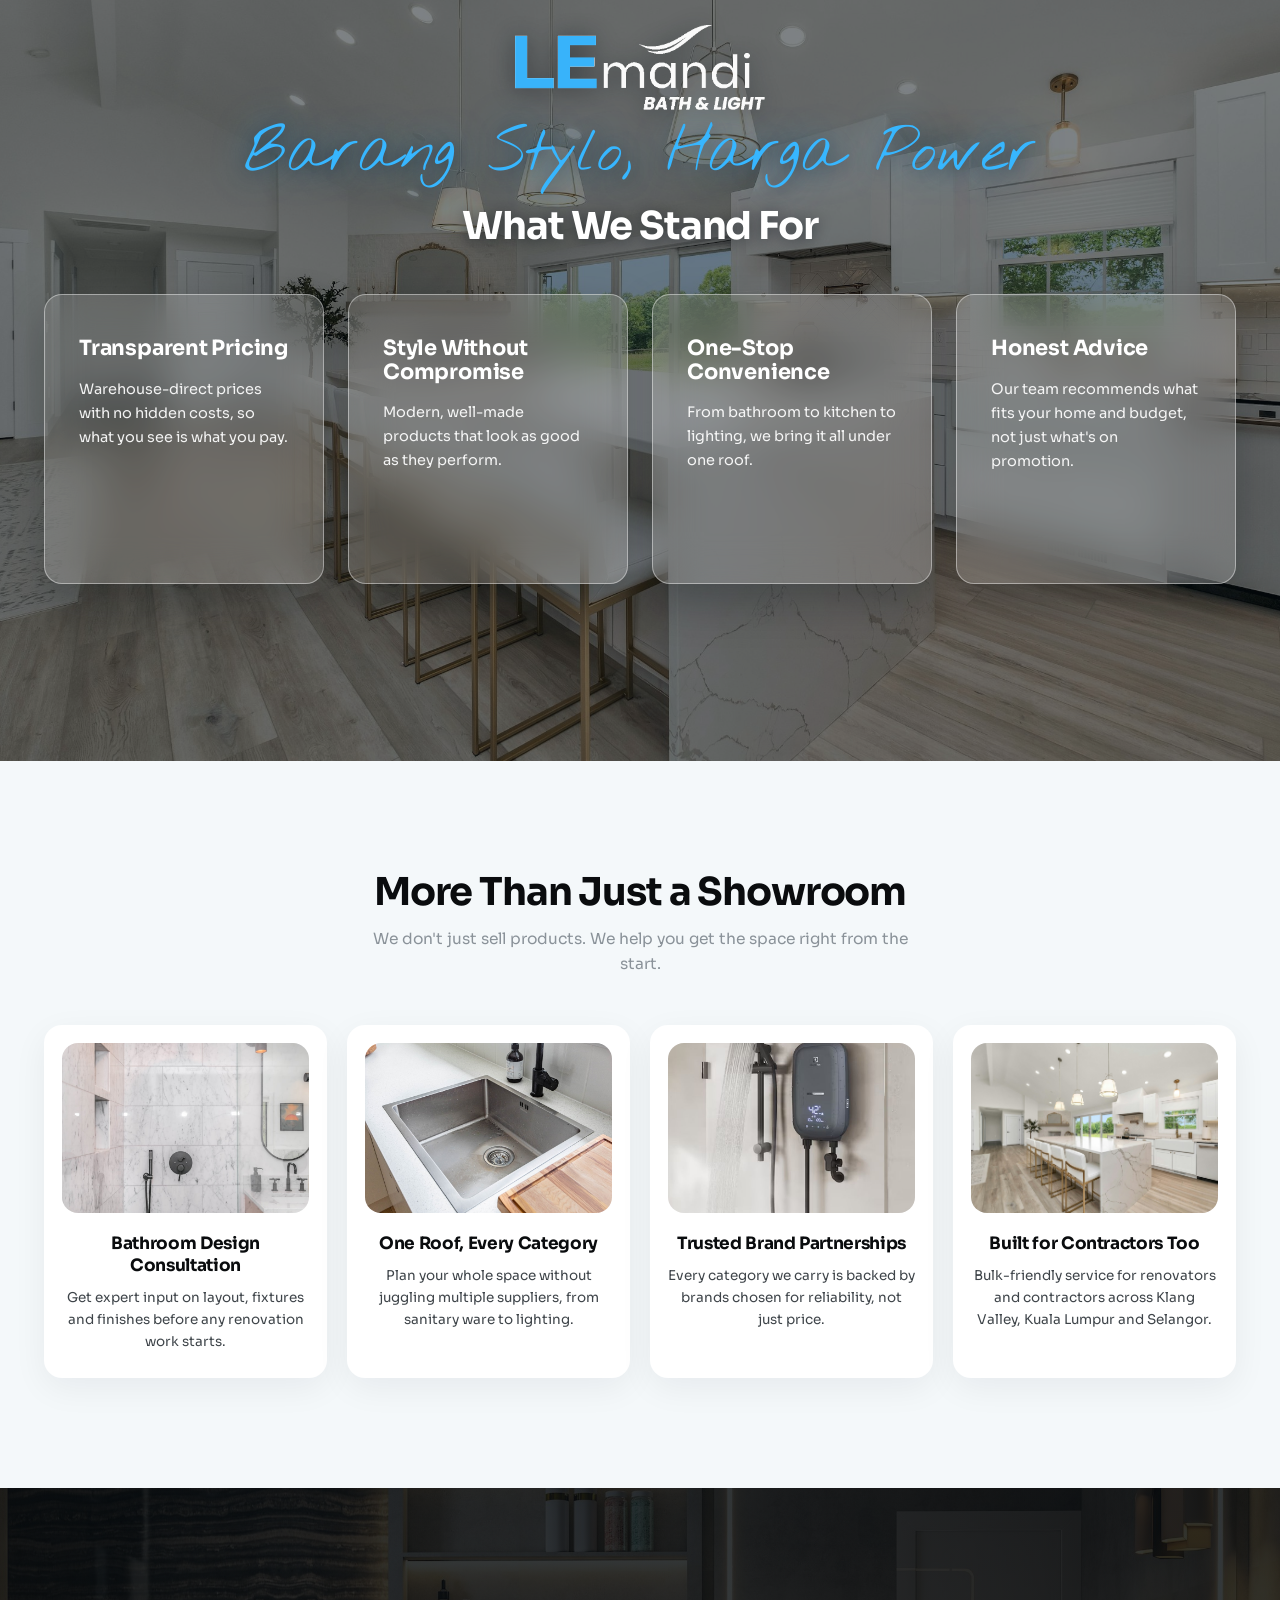
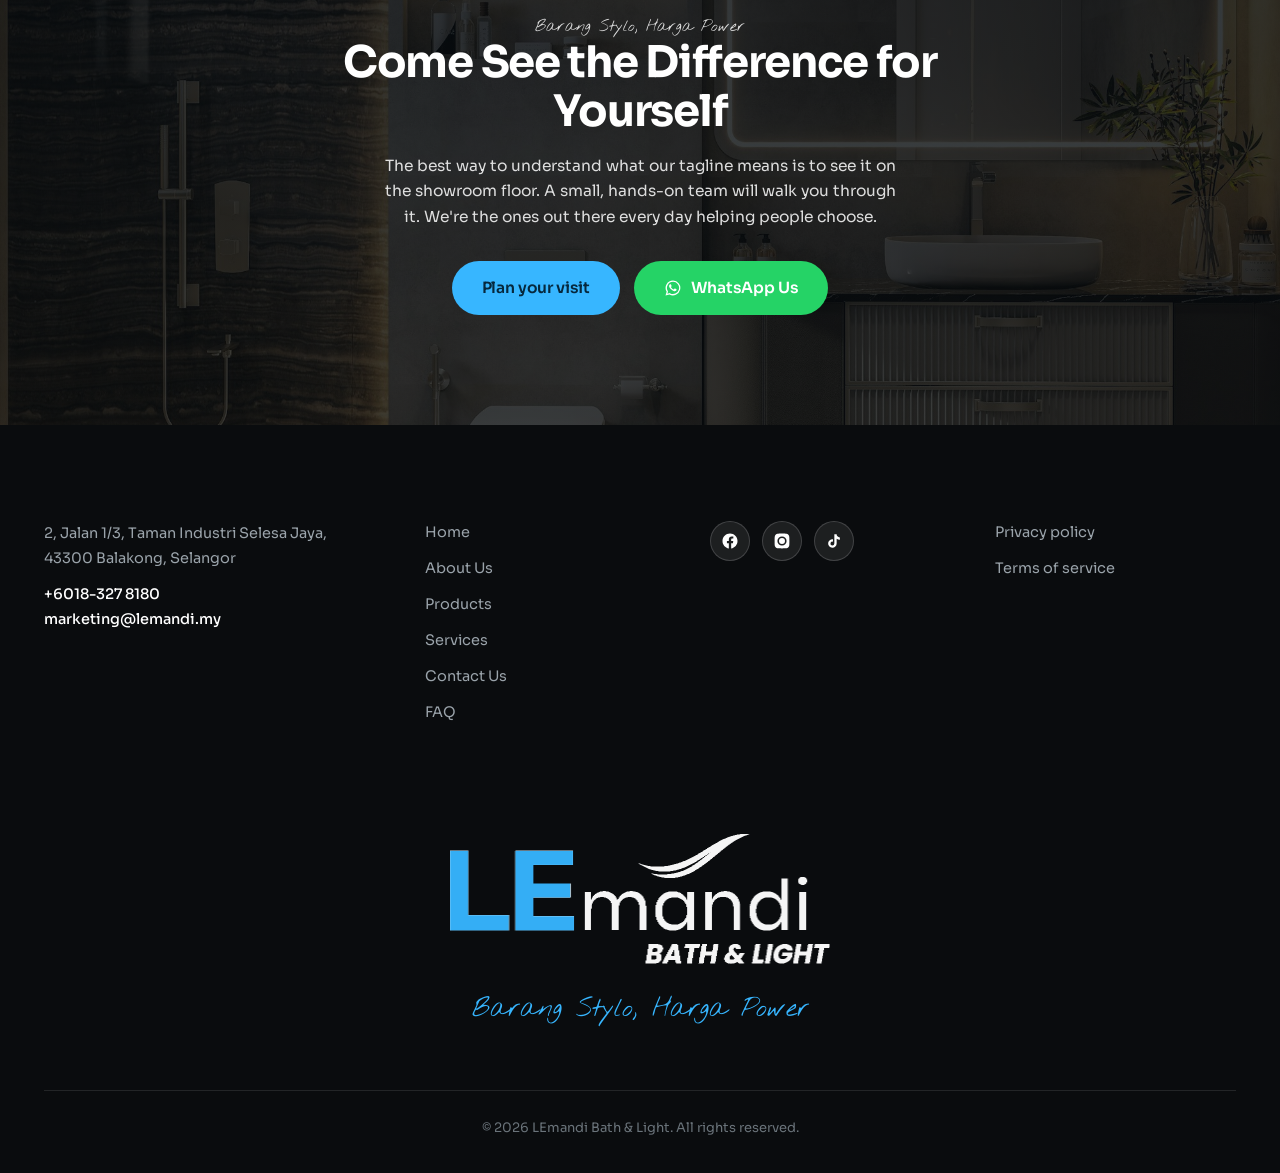
<file: about.html>
<!DOCTYPE html>
<html lang="en">
<head>
<meta charset="utf-8">
<meta name="viewport" content="width=device-width, initial-scale=1">
<title>About Us — LEmandi Bath &amp; Light</title>
<meta name="description" content="Why we started LEmandi: a one-stop bathroom, kitchen and lighting showroom in Balakong with warehouse-direct prices and honest advice.">
<link rel="preconnect" href="https://fonts.googleapis.com">
<link rel="preconnect" href="https://fonts.gstatic.com" crossorigin>
<link href="https://fonts.googleapis.com/css2?family=Sora:wght@300;400;500;600;700;800&family=Nothing+You+Could+Do&display=swap" rel="stylesheet">
<link rel="stylesheet" href="style.css">
</head>
<body class="has-abar">

<!-- ═══ announcement bar ═══ -->
<div class="abar" aria-hidden="true">
  <div class="abar__track">
    <span>Warehouse-direct prices&ensp;•&ensp;Free design consultation&ensp;•&ensp;Open daily 9:00 AM to 6:00 PM&ensp;•&ensp;Free parking at the showroom&ensp;•&ensp;</span><span>Warehouse-direct prices&ensp;•&ensp;Free design consultation&ensp;•&ensp;Open daily 9:00 AM to 6:00 PM&ensp;•&ensp;Free parking at the showroom&ensp;•&ensp;</span>
  </div>
</div>

<header class="hd">
  <a href="index.html" class="hd__logo">
    <img class="lg lg--dark" src="assets/logo.png" alt="LEmandi Bath &amp; Light">
    <img class="lg lg--light" src="assets/logo-white.png" alt="">
  </a>
  <nav class="hd__nav">
    <a href="index.html">Home</a>
    <a href="about.html" class="cur">About Us</a>
    <a href="products.html">Products</a>
    <a href="services.html">Services</a>
    <a href="contact.html">Contact Us</a>
    <a href="faq.html">FAQ</a>
  </nav>
  <a class="hd__wa" href="https://wa.me/60183278180" target="_blank" rel="noopener"><svg viewBox="0 0 24 24" aria-hidden="true"><path d="M12.04 2.01a9.9 9.9 0 0 0-8.5 14.94L2 22.02l5.22-1.37a9.9 9.9 0 1 0 4.82-18.64zm0 1.79a8.1 8.1 0 1 1-4.1 15.08l-.3-.18-3.1.82.83-3.02-.2-.31A8.1 8.1 0 0 1 12.04 3.8z"/><path d="M9.3 7.3c-.18-.42-.37-.42-.55-.43h-.47c-.16 0-.43.06-.66.3-.22.25-.86.85-.86 2.06s.88 2.39 1 2.56c.13.16 1.72 2.75 4.24 3.74 2.09.82 2.51.66 2.97.62.45-.04 1.46-.6 1.67-1.18.2-.58.2-1.07.14-1.18-.06-.1-.22-.16-.47-.28-.24-.13-1.46-.72-1.68-.8-.23-.09-.39-.13-.55.12-.17.25-.64.8-.78.97-.15.16-.29.18-.53.06-.25-.12-1.05-.39-2-1.23-.74-.66-1.24-1.47-1.38-1.72-.15-.25-.02-.38.1-.5.12-.11.25-.29.37-.43.13-.15.17-.25.25-.41.09-.17.05-.31-.02-.44-.06-.12-.54-1.34-.79-1.83z"/></svg>WhatsApp Us</a>
  <button class="burger" aria-label="Menu" aria-expanded="false"><span></span><span></span><span></span></button>
</header>

<div class="menu" aria-hidden="true">
  <nav class="menu__nav">
    <a href="index.html" style="--d:0">Home</a>
    <a href="about.html" class="cur" style="--d:1">About Us</a>
    <a href="products.html" style="--d:2">Products</a>
    <a href="services.html" style="--d:3">Services</a>
    <a href="contact.html" style="--d:4">Contact Us</a>
    <a href="faq.html" style="--d:5">FAQ</a>
  </nav>
</div>

<main>

<section class="phero">
  <img class="phero__bg" src="assets/showroom.jpg" alt="Bathroom room set on the LEmandi showroom floor">
  <div class="phero__scrim"></div>
  <div class="phero__copy">
    <nav class="crumbs"><a href="index.html">Home</a><span>About Us</span></nav>
    <p class="phero__hand">Home living, done honestly</p>
    <h1><span class="line js-chars">About LEmandi</span></h1>
    <p class="phero__sub">We started LEmandi because homeowners deserve stylish products without the inflated price tag.</p>
  </div>
</section>

<section class="pgsec">
  <div class="about__grid">
    <div class="about__copy">
      <p class="label" data-rv>Why we started</p>
      <h2 data-rv style="margin-top:18px">Two Bad Options, So We Built a Third</h2>
      <p data-rv style="margin-top:24px">Renovating or furnishing a home in Malaysia usually means choosing between two extremes: pay retail markup for a trusted name, or gamble on a cheaper unknown. We didn't think homeowners should have to choose.</p>
      <p data-rv style="margin-top:16px">LEmandi was built to close that gap. A home living showroom that sources directly from manufacturers and passes the savings straight to you, without cutting corners on quality or style. We're a young showroom based in Balakong, and we're building LEmandi the same way we build our product range: one honest decision at a time.</p>
    </div>
    <div class="about__imgs" data-rv>
      <div class="frame"><img src="assets/cat2.jpg" alt="Countertop basin and vanity" loading="lazy"></div>
      <div class="frame"><img src="assets/p6.jpg" alt="Bathroom vanity display" loading="lazy"></div>
      <div class="frame"><img src="assets/cat5.jpg" alt="Living room lit with warm downlights and a ceiling fan" loading="lazy"></div>
      <div class="frame"><img src="assets/p3.jpg" alt="Rain shower set on dark tiles" loading="lazy"></div>
    </div>
  </div>
</section>

<!-- values over a photo, same component as the homepage -->
<section class="adv adv--bright adv--csl">
  <div class="adv__sticky">
    <img class="adv__bg" src="assets/adv.jpg" alt="" loading="lazy">
    <div class="adv__head" data-rv>
      <img class="adv__logo" src="assets/logo-white.png" alt="LEmandi Bath &amp; Light">
      <p class="adv__slogan">Barang Stylo, Harga Power</p>
      <h2>What We Stand For</h2>
    </div>
    <div class="adv__cards">
      <div class="advcard">
        <h3>Transparent Pricing</h3>
        <p>Warehouse-direct prices with no hidden costs, so what you see is what you pay.</p>
      </div>
      <div class="advcard">
        <h3>Style Without Compromise</h3>
        <p>Modern, well-made products that look as good as they perform.</p>
      </div>
      <div class="advcard">
        <h3>One-Stop Convenience</h3>
        <p>From bathroom to kitchen to lighting, we bring it all under one roof.</p>
      </div>
      <div class="advcard">
        <h3>Honest Advice</h3>
        <p>Our team recommends what fits your home and budget, not just what's on promotion.</p>
      </div>
    </div>
  </div>
</section>

<section class="hscroll">
  <div class="hscroll__head">
    <h2 data-rv>More Than Just a Showroom</h2>
    <p data-rv>We don't just sell products. We help you get the space right from the start.</p>
  </div>
  <div class="hscroll__track">
    <article class="hpanel" data-rv>
      <div class="frame"><img src="assets/cat3.jpg" alt="Rain shower and fittings in a marble bathroom" loading="lazy"></div>
      <h3>Bathroom Design Consultation</h3>
      <p>Get expert input on layout, fixtures and finishes before any renovation work starts.</p>
    </article>
    <article class="hpanel" data-rv>
      <div class="frame"><img src="assets/cat4.jpg" alt="Stainless steel kitchen sink" loading="lazy"></div>
      <h3>One Roof, Every Category</h3>
      <p>Plan your whole space without juggling multiple suppliers, from sanitary ware to lighting.</p>
    </article>
    <article class="hpanel" data-rv>
      <div class="frame"><img src="assets/cat6.jpg" alt="Instant water heater with hand shower" loading="lazy"></div>
      <h3>Trusted Brand Partnerships</h3>
      <p>Every category we carry is backed by brands chosen for reliability, not just price.</p>
    </article>
    <article class="hpanel" data-rv>
      <div class="frame"><img src="assets/adv.jpg" alt="Bright kitchen with marble island" loading="lazy"></div>
      <h3>Built for Contractors Too</h3>
      <p>Bulk-friendly service for renovators and contractors across Klang Valley, Kuala Lumpur and Selangor.</p>
    </article>
  </div>
</section>

<section class="band">
  <img class="band__bg" src="assets/hero.jpg" alt="">
  <div class="band__in">
    <p class="phero__hand" style="opacity:1">Barang Stylo, Harga Power</p>
    <h2>Come See the Difference for Yourself</h2>
    <p>The best way to understand what our tagline means is to see it on the showroom floor. A small, hands-on team will walk you through it. We're the ones out there every day helping people choose.</p>
    <div class="band__cta">
      <a class="pill" href="contact.html">Plan your visit</a>
      <a class="pill pill--wa" href="https://wa.me/60183278180" target="_blank" rel="noopener"><svg viewBox="0 0 24 24" aria-hidden="true"><path d="M12.04 2.01a9.9 9.9 0 0 0-8.5 14.94L2 22.02l5.22-1.37a9.9 9.9 0 1 0 4.82-18.64zm0 1.79a8.1 8.1 0 1 1-4.1 15.08l-.3-.18-3.1.82.83-3.02-.2-.31A8.1 8.1 0 0 1 12.04 3.8z"/><path d="M9.3 7.3c-.18-.42-.37-.42-.55-.43h-.47c-.16 0-.43.06-.66.3-.22.25-.86.85-.86 2.06s.88 2.39 1 2.56c.13.16 1.72 2.75 4.24 3.74 2.09.82 2.51.66 2.97.62.45-.04 1.46-.6 1.67-1.18.2-.58.2-1.07.14-1.18-.06-.1-.22-.16-.47-.28-.24-.13-1.46-.72-1.68-.8-.23-.09-.39-.13-.55.12-.17.25-.64.8-.78.97-.15.16-.29.18-.53.06-.25-.12-1.05-.39-2-1.23-.74-.66-1.24-1.47-1.38-1.72-.15-.25-.02-.38.1-.5.12-.11.25-.29.37-.43.13-.15.17-.25.25-.41.09-.17.05-.31-.02-.44-.06-.12-.54-1.34-.79-1.83z"/></svg>WhatsApp Us</a>
    </div>
  </div>
</section>

</main>

<footer class="ft">
  <div class="ft__top">
    <div class="ft__col ft__col--addr">
      <p>2, Jalan 1/3, Taman Industri Selesa Jaya,<br>43300 Balakong, Selangor</p>
      <p><a href="tel:+60183278180">+6018-327 8180</a><br><a href="mailto:marketing@lemandi.my">marketing@lemandi.my</a></p>
    </div>
    <div class="ft__col">
      <a href="index.html">Home</a><a href="about.html">About Us</a><a href="products.html">Products</a><a href="services.html">Services</a><a href="contact.html">Contact Us</a><a href="faq.html">FAQ</a>
    </div>
    <div class="ft__col">
      <div class="ft__social">
        <a href="#" aria-label="Facebook"><svg viewBox="0 0 24 24" aria-hidden="true"><path d="M22 12.06C22 6.5 17.52 2 12 2S2 6.5 2 12.06c0 5.02 3.66 9.18 8.44 9.94v-7.03H7.9v-2.91h2.54V9.85c0-2.52 1.49-3.91 3.77-3.91 1.1 0 2.24.2 2.24.2v2.46h-1.26c-1.24 0-1.63.78-1.63 1.57v1.89h2.78l-.45 2.91h-2.33V22c4.78-.76 8.44-4.92 8.44-9.94z"/></svg></a>
        <a href="#" aria-label="Instagram"><svg viewBox="0 0 24 24" aria-hidden="true"><path d="M12 2.16c3.2 0 3.58.01 4.85.07 1.17.05 1.8.25 2.23.41.56.22.96.48 1.38.9.42.42.68.82.9 1.38.16.42.36 1.06.41 2.23.06 1.27.07 1.65.07 4.85s-.01 3.58-.07 4.85c-.05 1.17-.25 1.8-.41 2.23-.22.56-.48.96-.9 1.38-.42.42-.82.68-1.38.9-.42.16-1.06.36-2.23.41-1.27.06-1.65.07-4.85.07s-3.58-.01-4.85-.07c-1.17-.05-1.8-.25-2.23-.41-.56-.22-.96-.48-1.38-.9-.42-.42-.68-.82-.9-1.38-.16-.42-.36-1.06-.41-2.23C2.17 15.58 2.16 15.2 2.16 12s.01-3.58.07-4.85c.05-1.17.25-1.8.41-2.23.22-.56.48-.96.9-1.38.42-.42.82-.68 1.38-.9.42-.16 1.06-.36 2.23-.41C8.42 2.17 8.8 2.16 12 2.16zm0 3.72A6.12 6.12 0 1 0 18.12 12 6.12 6.12 0 0 0 12 5.88zm0 10.1A3.98 3.98 0 1 1 15.98 12 3.98 3.98 0 0 1 12 15.98zm7.79-10.34a1.43 1.43 0 1 1-1.43-1.43 1.43 1.43 0 0 1 1.43 1.43z"/></svg></a>
        <a href="#" aria-label="TikTok"><svg viewBox="0 0 24 24" aria-hidden="true"><path d="M16.6 5.82A4.28 4.28 0 0 1 15.54 3h-3.09v12.4a2.59 2.59 0 0 1-2.59 2.5 2.59 2.59 0 1 1 .77-5.06V9.7a5.68 5.68 0 1 0 4.91 5.63V9.01a7.35 7.35 0 0 0 4.3 1.38V7.3a4.29 4.29 0 0 1-3.24-1.48z"/></svg></a>
      </div>
    </div>
    <div class="ft__col">
      <a href="#">Privacy policy</a><a href="#">Terms of service</a>
    </div>
  </div>
  <div class="ft__word" aria-hidden="true"><img src="assets/logo-white.png" alt="LEmandi Bath &amp; Light logo" loading="lazy"></div>
  <p class="ft__slogan">Barang Stylo, Harga Power</p>
  <p class="ft__bar">© 2026 LEmandi Bath &amp; Light. All rights reserved.</p>
</footer>

<button class="totop" aria-label="Back to top">
  <svg class="totop__arw" viewBox="0 0 24 24" aria-hidden="true"><path d="M12 19V6M6 12l6-6 6 6"/></svg>
</button>

<script src="js/lenis.min.js"></script>
<script src="js/app.js"></script>
</body>
</html>
</file>
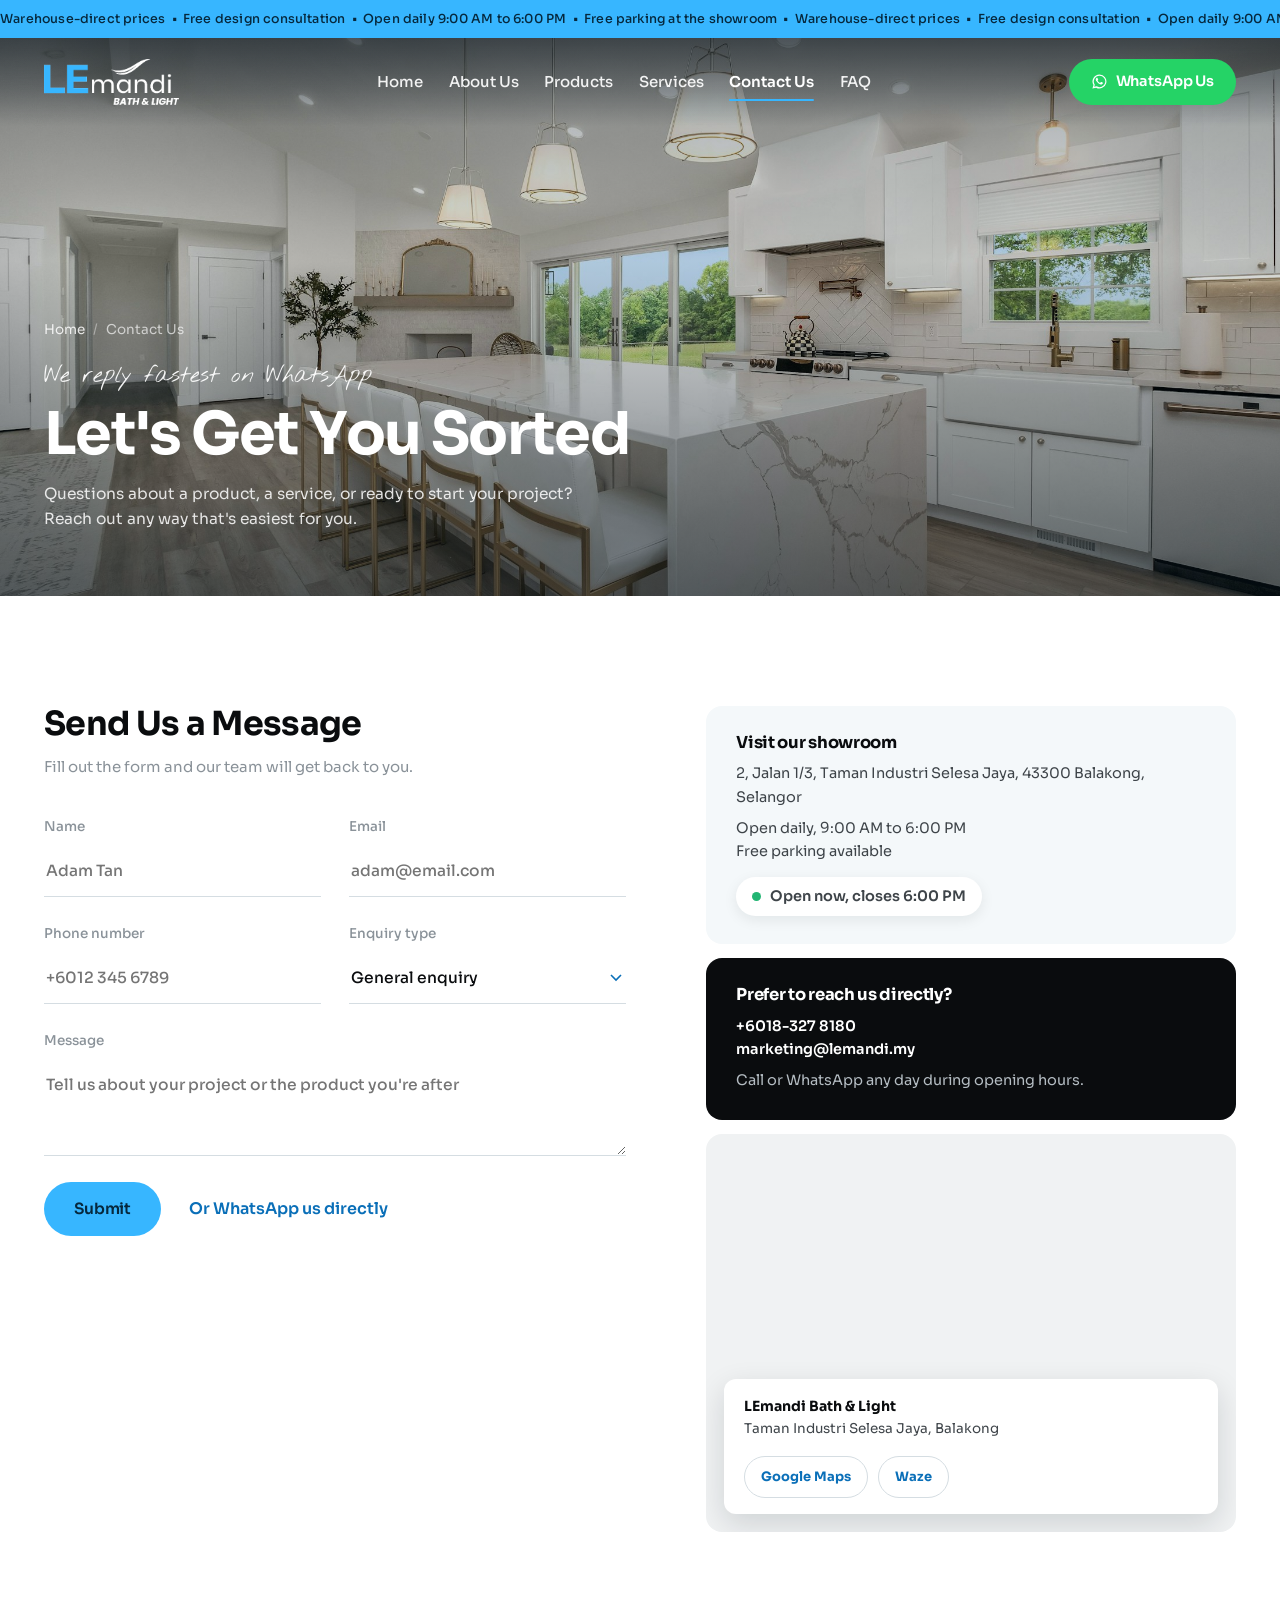
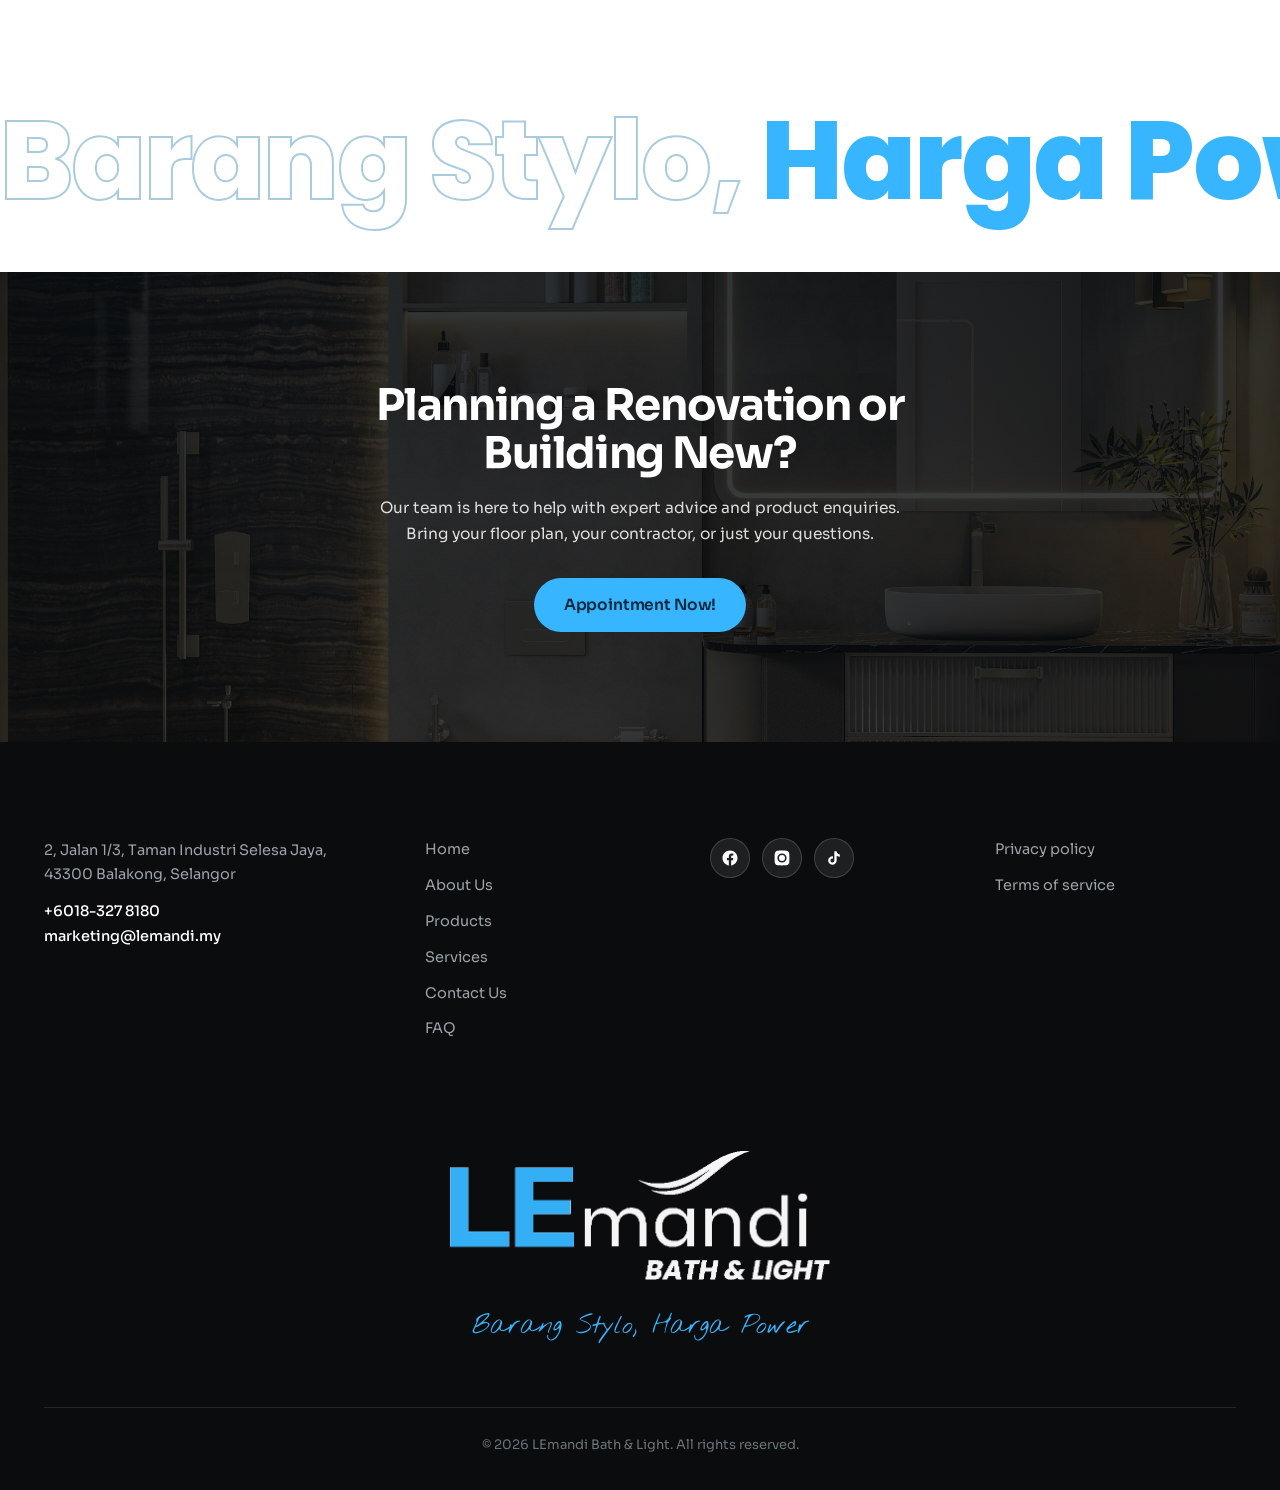
<file: contact.html>
<!DOCTYPE html>
<html lang="en">
<head>
<meta charset="utf-8">
<meta name="viewport" content="width=device-width, initial-scale=1">
<title>Contact Us — LEmandi Bath &amp; Light</title>
<meta name="description" content="Visit the LEmandi showroom in Balakong or send us an enquiry. Open daily 9:00 AM to 6:00 PM, free parking available.">
<link rel="preconnect" href="https://fonts.googleapis.com">
<link rel="preconnect" href="https://fonts.gstatic.com" crossorigin>
<link href="https://fonts.googleapis.com/css2?family=Sora:wght@300;400;500;600;700;800&family=Nothing+You+Could+Do&family=Poppins:wght@700;800&display=swap" rel="stylesheet">
<link rel="stylesheet" href="style.css">
</head>
<body class="has-abar">

<!-- ═══ announcement bar ═══ -->
<div class="abar" aria-hidden="true">
  <div class="abar__track">
    <span>Warehouse-direct prices&ensp;•&ensp;Free design consultation&ensp;•&ensp;Open daily 9:00 AM to 6:00 PM&ensp;•&ensp;Free parking at the showroom&ensp;•&ensp;</span><span>Warehouse-direct prices&ensp;•&ensp;Free design consultation&ensp;•&ensp;Open daily 9:00 AM to 6:00 PM&ensp;•&ensp;Free parking at the showroom&ensp;•&ensp;</span>
  </div>
</div>

<header class="hd">
  <a href="index.html" class="hd__logo">
    <img class="lg lg--dark" src="assets/logo.png" alt="LEmandi Bath &amp; Light">
    <img class="lg lg--light" src="assets/logo-white.png" alt="">
  </a>
  <nav class="hd__nav">
    <a href="index.html">Home</a>
    <a href="about.html">About Us</a>
    <a href="products.html">Products</a>
    <a href="services.html">Services</a>
    <a href="contact.html" class="cur">Contact Us</a>
    <a href="faq.html">FAQ</a>
  </nav>
  <a class="hd__wa" href="https://wa.me/60183278180" target="_blank" rel="noopener"><svg viewBox="0 0 24 24" aria-hidden="true"><path d="M12.04 2.01a9.9 9.9 0 0 0-8.5 14.94L2 22.02l5.22-1.37a9.9 9.9 0 1 0 4.82-18.64zm0 1.79a8.1 8.1 0 1 1-4.1 15.08l-.3-.18-3.1.82.83-3.02-.2-.31A8.1 8.1 0 0 1 12.04 3.8z"/><path d="M9.3 7.3c-.18-.42-.37-.42-.55-.43h-.47c-.16 0-.43.06-.66.3-.22.25-.86.85-.86 2.06s.88 2.39 1 2.56c.13.16 1.72 2.75 4.24 3.74 2.09.82 2.51.66 2.97.62.45-.04 1.46-.6 1.67-1.18.2-.58.2-1.07.14-1.18-.06-.1-.22-.16-.47-.28-.24-.13-1.46-.72-1.68-.8-.23-.09-.39-.13-.55.12-.17.25-.64.8-.78.97-.15.16-.29.18-.53.06-.25-.12-1.05-.39-2-1.23-.74-.66-1.24-1.47-1.38-1.72-.15-.25-.02-.38.1-.5.12-.11.25-.29.37-.43.13-.15.17-.25.25-.41.09-.17.05-.31-.02-.44-.06-.12-.54-1.34-.79-1.83z"/></svg>WhatsApp Us</a>
  <button class="burger" aria-label="Menu" aria-expanded="false"><span></span><span></span><span></span></button>
</header>

<div class="menu" aria-hidden="true">
  <nav class="menu__nav">
    <a href="index.html" style="--d:0">Home</a>
    <a href="about.html" style="--d:1">About Us</a>
    <a href="products.html" style="--d:2">Products</a>
    <a href="services.html" style="--d:3">Services</a>
    <a href="contact.html" class="cur" style="--d:4">Contact Us</a>
    <a href="faq.html" style="--d:5">FAQ</a>
  </nav>
</div>

<main>

<section class="phero">
  <img class="phero__bg" src="assets/adv.jpg" alt="Bright kitchen with marble island">
  <div class="phero__scrim"></div>
  <div class="phero__copy">
    <nav class="crumbs"><a href="index.html">Home</a><span>Contact Us</span></nav>
    <p class="phero__hand">We reply fastest on WhatsApp</p>
    <h1><span class="line js-chars">Let's Get You Sorted</span></h1>
    <p class="phero__sub">Questions about a product, a service, or ready to start your project? Reach out any way that's easiest for you.</p>
  </div>
</section>

<section class="pgsec">
  <div class="ct2">
    <div>
      <h2 data-rv style="font-size:clamp(26px,2.6vw,38px)">Send Us a Message</h2>
      <p data-rv style="margin-top:12px;color:var(--muted);font-size:15px">Fill out the form and our team will get back to you.</p>
      <form class="ct__form" onsubmit="return false" data-rv style="margin-top:36px">
        <div class="ct__row">
          <label>Name<input type="text" placeholder="Adam Tan"></label>
          <label>Email<input type="email" placeholder="adam@email.com"></label>
        </div>
        <div class="ct__row">
          <label>Phone number<input type="tel" placeholder="+6012 345 6789"></label>
          <label>Enquiry type
            <select>
              <option>General enquiry</option>
              <option>Product enquiry</option>
              <option>Bathroom design consultation</option>
              <option>Other</option>
            </select>
          </label>
        </div>
        <label>Message<textarea placeholder="Tell us about your project or the product you're after"></textarea></label>
        <div class="ct__acts">
          <button class="pill" type="submit">Submit</button>
          <a class="ct__wa" href="https://wa.me/60183278180" target="_blank" rel="noopener">Or WhatsApp us directly</a>
        </div>
      </form>
    </div>

    <div class="ct2__side">
      <div class="scard" data-rv>
        <h3>Visit our showroom</h3>
        <p>2, Jalan 1/3, Taman Industri Selesa Jaya, 43300 Balakong, Selangor</p>
        <p style="margin-top:8px">Open daily, 9:00 AM to 6:00 PM<br>Free parking available</p>
        <p class="openchip"><i></i>Open daily 9 to 6</p>
      </div>
      <div class="scard scard--dark" data-rv>
        <h3>Prefer to reach us directly?</h3>
        <p><a href="tel:+60183278180" style="color:#fff">+6018-327 8180</a><br><a href="mailto:marketing@lemandi.my" style="color:#fff">marketing@lemandi.my</a></p>
        <p style="margin-top:8px">Call or WhatsApp any day during opening hours.</p>
      </div>
      <div class="mapbox" data-rv>
        <iframe src="https://www.google.com/maps?q=2+Jalan+1%2F3+Taman+Industri+Selesa+Jaya+43300+Balakong+Selangor&amp;z=15&amp;output=embed" loading="lazy" title="Map to the LEmandi Bath &amp; Light showroom" referrerpolicy="no-referrer-when-downgrade"></iframe>
        <div class="mapbox__card">
          <p><b>LEmandi Bath &amp; Light</b>Taman Industri Selesa Jaya, Balakong</p>
          <div class="mapbox__acts">
            <a href="https://maps.google.com/?q=2+Jalan+1/3+Taman+Industri+Selesa+Jaya+43300+Balakong" target="_blank" rel="noopener">Google Maps</a>
            <a href="https://waze.com/ul?q=Taman+Industri+Selesa+Jaya+Balakong" target="_blank" rel="noopener">Waze</a>
          </div>
        </div>
      </div>
    </div>
  </div>
</section>

<section class="gmq" aria-hidden="true">
  <div class="gmq__track">
    <span>Barang Stylo, <b>Harga Power</b>&ensp;·&ensp;Balakong Showroom&ensp;·&ensp;Open Daily 9 to 6&ensp;·&ensp;</span><span>Barang Stylo, <b>Harga Power</b>&ensp;·&ensp;Balakong Showroom&ensp;·&ensp;Open Daily 9 to 6&ensp;·&ensp;</span>
  </div>
</section>

<section class="band">
  <img class="band__bg" src="assets/hero.jpg" alt="">
  <div class="band__in">
    <h2>Planning a Renovation or Building New?</h2>
    <p>Our team is here to help with expert advice and product enquiries. Bring your floor plan, your contractor, or just your questions.</p>
    <div class="band__cta">
<a class="pill" href="contact.html">Appointment Now!</a>
    </div>
  </div>
</section>

</main>

<footer class="ft">
  <div class="ft__top">
    <div class="ft__col ft__col--addr">
      <p>2, Jalan 1/3, Taman Industri Selesa Jaya,<br>43300 Balakong, Selangor</p>
      <p><a href="tel:+60183278180">+6018-327 8180</a><br><a href="mailto:marketing@lemandi.my">marketing@lemandi.my</a></p>
    </div>
    <div class="ft__col">
      <a href="index.html">Home</a><a href="about.html">About Us</a><a href="products.html">Products</a><a href="services.html">Services</a><a href="contact.html">Contact Us</a><a href="faq.html">FAQ</a>
    </div>
    <div class="ft__col">
      <div class="ft__social">
        <a href="#" aria-label="Facebook"><svg viewBox="0 0 24 24" aria-hidden="true"><path d="M22 12.06C22 6.5 17.52 2 12 2S2 6.5 2 12.06c0 5.02 3.66 9.18 8.44 9.94v-7.03H7.9v-2.91h2.54V9.85c0-2.52 1.49-3.91 3.77-3.91 1.1 0 2.24.2 2.24.2v2.46h-1.26c-1.24 0-1.63.78-1.63 1.57v1.89h2.78l-.45 2.91h-2.33V22c4.78-.76 8.44-4.92 8.44-9.94z"/></svg></a>
        <a href="#" aria-label="Instagram"><svg viewBox="0 0 24 24" aria-hidden="true"><path d="M12 2.16c3.2 0 3.58.01 4.85.07 1.17.05 1.8.25 2.23.41.56.22.96.48 1.38.9.42.42.68.82.9 1.38.16.42.36 1.06.41 2.23.06 1.27.07 1.65.07 4.85s-.01 3.58-.07 4.85c-.05 1.17-.25 1.8-.41 2.23-.22.56-.48.96-.9 1.38-.42.42-.82.68-1.38.9-.42.16-1.06.36-2.23.41-1.27.06-1.65.07-4.85.07s-3.58-.01-4.85-.07c-1.17-.05-1.8-.25-2.23-.41-.56-.22-.96-.48-1.38-.9-.42-.42-.68-.82-.9-1.38-.16-.42-.36-1.06-.41-2.23C2.17 15.58 2.16 15.2 2.16 12s.01-3.58.07-4.85c.05-1.17.25-1.8.41-2.23.22-.56.48-.96.9-1.38.42-.42.82-.68 1.38-.9.42-.16 1.06-.36 2.23-.41C8.42 2.17 8.8 2.16 12 2.16zm0 3.72A6.12 6.12 0 1 0 18.12 12 6.12 6.12 0 0 0 12 5.88zm0 10.1A3.98 3.98 0 1 1 15.98 12 3.98 3.98 0 0 1 12 15.98zm7.79-10.34a1.43 1.43 0 1 1-1.43-1.43 1.43 1.43 0 0 1 1.43 1.43z"/></svg></a>
        <a href="#" aria-label="TikTok"><svg viewBox="0 0 24 24" aria-hidden="true"><path d="M16.6 5.82A4.28 4.28 0 0 1 15.54 3h-3.09v12.4a2.59 2.59 0 0 1-2.59 2.5 2.59 2.59 0 1 1 .77-5.06V9.7a5.68 5.68 0 1 0 4.91 5.63V9.01a7.35 7.35 0 0 0 4.3 1.38V7.3a4.29 4.29 0 0 1-3.24-1.48z"/></svg></a>
      </div>
    </div>
    <div class="ft__col">
      <a href="#">Privacy policy</a><a href="#">Terms of service</a>
    </div>
  </div>
  <div class="ft__word" aria-hidden="true"><img src="assets/logo-white.png" alt="LEmandi Bath &amp; Light logo" loading="lazy"></div>
  <p class="ft__slogan">Barang Stylo, Harga Power</p>
  <p class="ft__bar">© 2026 LEmandi Bath &amp; Light. All rights reserved.</p>
</footer>

<button class="totop" aria-label="Back to top">
  <svg class="totop__arw" viewBox="0 0 24 24" aria-hidden="true"><path d="M12 19V6M6 12l6-6 6 6"/></svg>
</button>

<script src="js/lenis.min.js"></script>
<script src="js/app.js"></script>
</body>
</html>
</file>
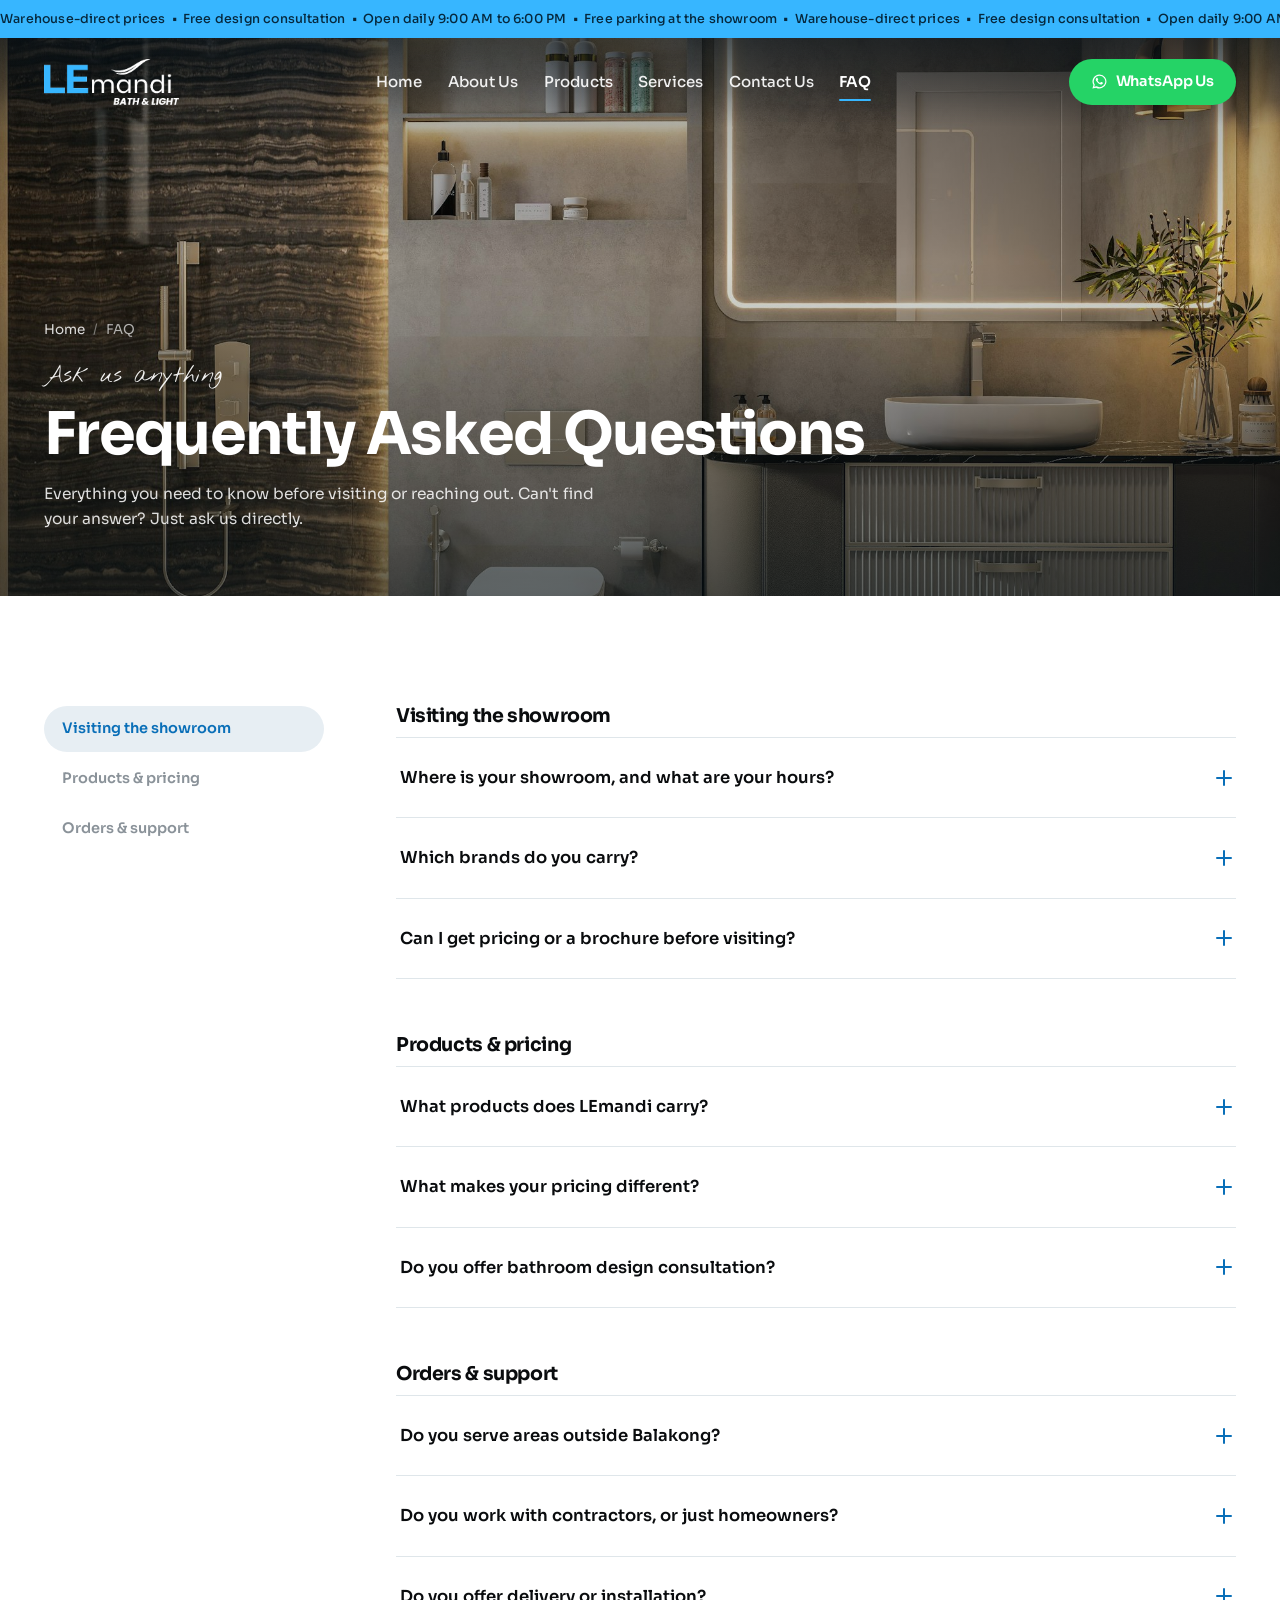
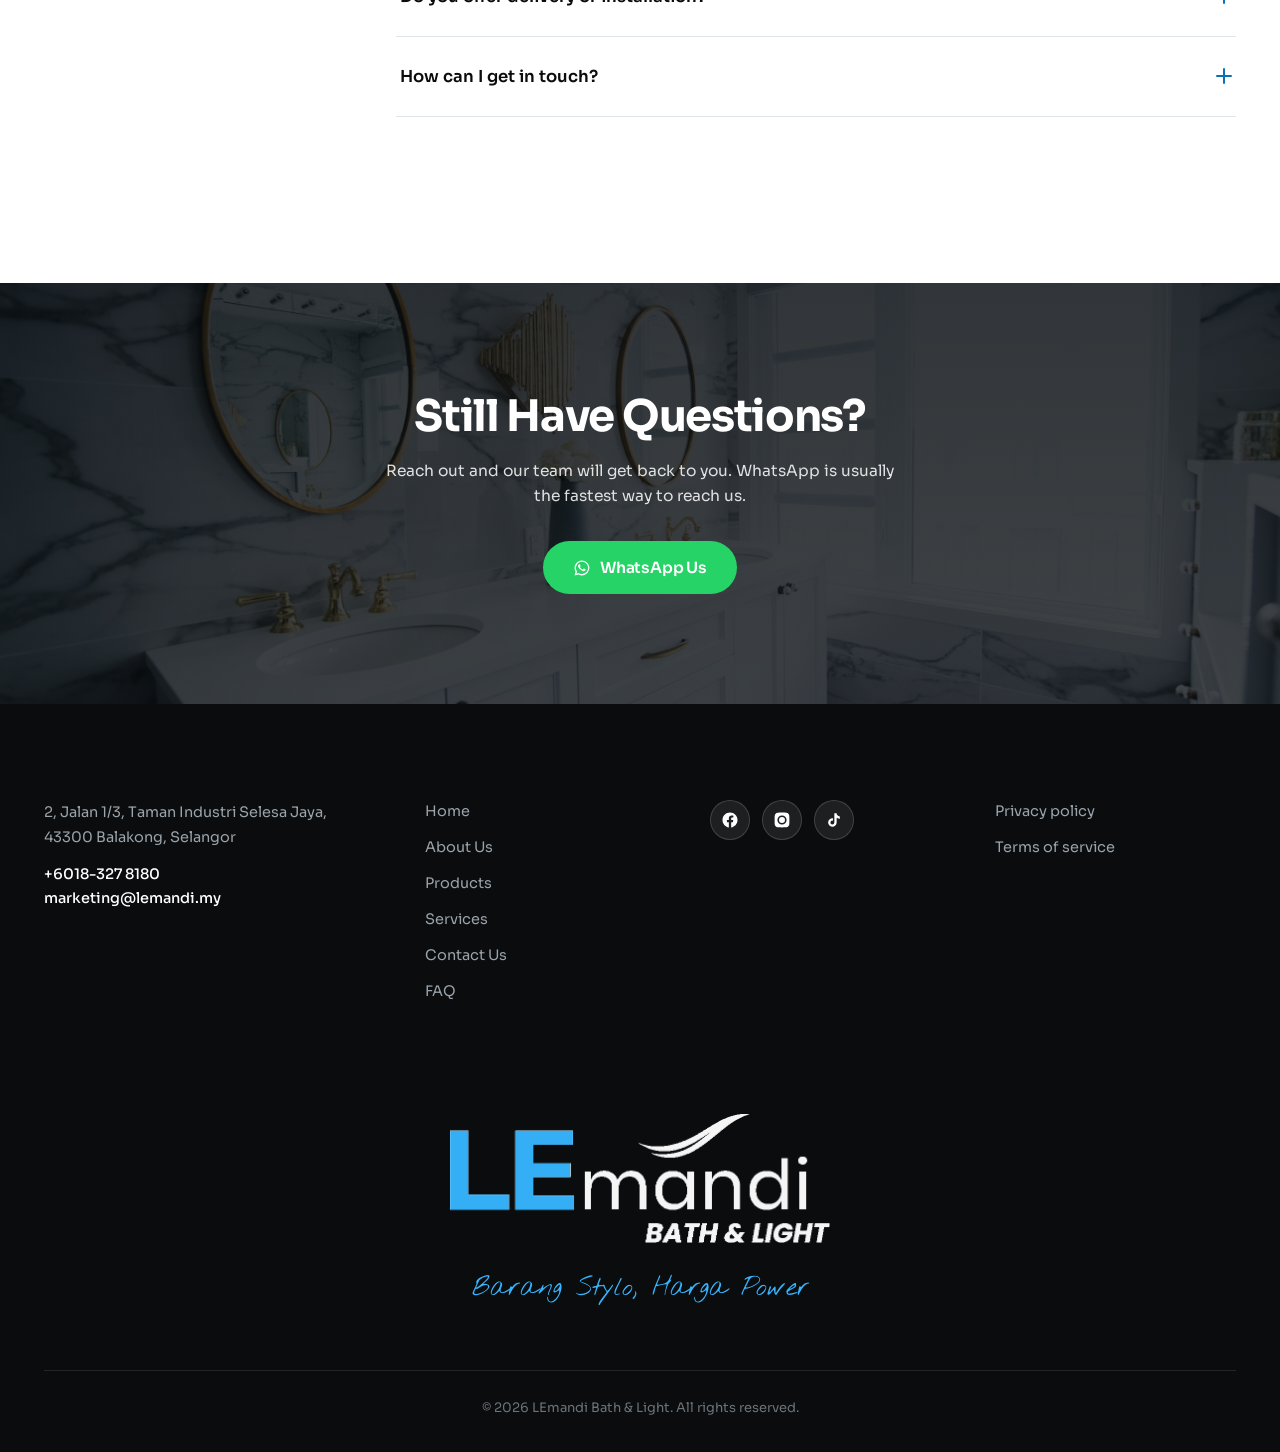
<file: faq.html>
<!DOCTYPE html>
<html lang="en">
<head>
<meta charset="utf-8">
<meta name="viewport" content="width=device-width, initial-scale=1">
<title>FAQ — LEmandi Bath &amp; Light</title>
<meta name="description" content="Common questions about LEmandi's product range, warehouse-direct pricing, showroom hours, brands, delivery and consultation.">
<link rel="preconnect" href="https://fonts.googleapis.com">
<link rel="preconnect" href="https://fonts.gstatic.com" crossorigin>
<link href="https://fonts.googleapis.com/css2?family=Sora:wght@300;400;500;600;700;800&family=Nothing+You+Could+Do&display=swap" rel="stylesheet">
<link rel="stylesheet" href="style.css">
</head>
<body class="has-abar">

<!-- ═══ announcement bar ═══ -->
<div class="abar" aria-hidden="true">
  <div class="abar__track">
    <span>Warehouse-direct prices&ensp;•&ensp;Free design consultation&ensp;•&ensp;Open daily 9:00 AM to 6:00 PM&ensp;•&ensp;Free parking at the showroom&ensp;•&ensp;</span><span>Warehouse-direct prices&ensp;•&ensp;Free design consultation&ensp;•&ensp;Open daily 9:00 AM to 6:00 PM&ensp;•&ensp;Free parking at the showroom&ensp;•&ensp;</span>
  </div>
</div>

<header class="hd">
  <a href="index.html" class="hd__logo">
    <img class="lg lg--dark" src="assets/logo.png" alt="LEmandi Bath &amp; Light">
    <img class="lg lg--light" src="assets/logo-white.png" alt="">
  </a>
  <nav class="hd__nav">
    <a href="index.html">Home</a>
    <a href="about.html">About Us</a>
    <a href="products.html">Products</a>
    <a href="services.html">Services</a>
    <a href="contact.html">Contact Us</a>
    <a href="faq.html" class="cur">FAQ</a>
  </nav>
  <a class="hd__wa" href="https://wa.me/60183278180" target="_blank" rel="noopener"><svg viewBox="0 0 24 24" aria-hidden="true"><path d="M12.04 2.01a9.9 9.9 0 0 0-8.5 14.94L2 22.02l5.22-1.37a9.9 9.9 0 1 0 4.82-18.64zm0 1.79a8.1 8.1 0 1 1-4.1 15.08l-.3-.18-3.1.82.83-3.02-.2-.31A8.1 8.1 0 0 1 12.04 3.8z"/><path d="M9.3 7.3c-.18-.42-.37-.42-.55-.43h-.47c-.16 0-.43.06-.66.3-.22.25-.86.85-.86 2.06s.88 2.39 1 2.56c.13.16 1.72 2.75 4.24 3.74 2.09.82 2.51.66 2.97.62.45-.04 1.46-.6 1.67-1.18.2-.58.2-1.07.14-1.18-.06-.1-.22-.16-.47-.28-.24-.13-1.46-.72-1.68-.8-.23-.09-.39-.13-.55.12-.17.25-.64.8-.78.97-.15.16-.29.18-.53.06-.25-.12-1.05-.39-2-1.23-.74-.66-1.24-1.47-1.38-1.72-.15-.25-.02-.38.1-.5.12-.11.25-.29.37-.43.13-.15.17-.25.25-.41.09-.17.05-.31-.02-.44-.06-.12-.54-1.34-.79-1.83z"/></svg>WhatsApp Us</a>
  <button class="burger" aria-label="Menu" aria-expanded="false"><span></span><span></span><span></span></button>
</header>

<div class="menu" aria-hidden="true">
  <nav class="menu__nav">
    <a href="index.html" style="--d:0">Home</a>
    <a href="about.html" style="--d:1">About Us</a>
    <a href="products.html" style="--d:2">Products</a>
    <a href="services.html" style="--d:3">Services</a>
    <a href="contact.html" style="--d:4">Contact Us</a>
    <a href="faq.html" class="cur" style="--d:5">FAQ</a>
  </nav>
</div>

<main>

<section class="phero">
  <img class="phero__bg" src="assets/hero.jpg" alt="Modern bathroom with warm lighting">
  <div class="phero__scrim"></div>
  <div class="phero__copy">
    <nav class="crumbs"><a href="index.html">Home</a><span>FAQ</span></nav>
    <p class="phero__hand">Ask us anything</p>
    <h1><span class="line js-chars">Frequently Asked Questions</span></h1>
    <p class="phero__sub">Everything you need to know before visiting or reaching out. Can't find your answer? Just ask us directly.</p>
  </div>
</section>

<section class="pgsec">
  <div class="faqgrid">
    <aside class="faqrail" aria-label="Question topics">
      <a href="#g-visit" class="on">Visiting the showroom</a>
      <a href="#g-products">Products &amp; pricing</a>
      <a href="#g-orders">Orders &amp; support</a>
    </aside>
    <div>
    <div class="faqgroup" id="g-visit">
      <h3>Visiting the showroom</h3>
      <div class="acc">
      <div class="acc__item">
        <button class="acc__head" aria-expanded="false">Where is your showroom, and what are your hours?<span class="acc__x"></span></button>
        <div class="acc__body"><p>We are at 2, Jalan 1/3, Taman Industri Selesa Jaya, 43300 Balakong, Selangor, open daily from 9:00 AM to 6:00 PM. Free parking is available.</p></div>
      </div>
      <div class="acc__item">
        <button class="acc__head" aria-expanded="false">Which brands do you carry?<span class="acc__x"></span></button>
        <div class="acc__body"><p>We work with trusted names across every category, including Joven, Rubine, Fujioh and Elmark, among others. Come by the showroom to see the full brand range in person.</p></div>
      </div>
      <div class="acc__item">
        <button class="acc__head" aria-expanded="false">Can I get pricing or a brochure before visiting?<span class="acc__x"></span></button>
        <div class="acc__body"><p>We are finalising our product brochures and pricing sheets. In the meantime, contact us or visit the showroom and our team will walk you through specs, availability and pricing.</p></div>
      </div>
      </div>
    </div>
    <div class="faqgroup" id="g-products">
      <h3>Products &amp; pricing</h3>
      <div class="acc">
      <div class="acc__item">
        <button class="acc__head" aria-expanded="false">What products does LEmandi carry?<span class="acc__x"></span></button>
        <div class="acc__body"><p>Everything for the bathroom, kitchen and more: sanitary ware, water closets, basins, vanities, fittings, showers, kitchen sinks, hobs, hoods, lighting, ceiling fans, water heaters, water pumps and ventilation fans. See the full range on our <a href="products.html" style="color:var(--blue-deep);font-weight:600">Products page</a>.</p></div>
      </div>
      <div class="acc__item">
        <button class="acc__head" aria-expanded="false">What makes your pricing different?<span class="acc__x"></span></button>
        <div class="acc__body"><p>We source directly from manufacturers and pass the savings to you. No middleman markups, no hidden costs. That is what &ldquo;Barang Stylo, Harga Power&rdquo; means: premium goods at honest, affordable prices.</p></div>
      </div>
      <div class="acc__item">
        <button class="acc__head" aria-expanded="false">Do you offer bathroom design consultation?<span class="acc__x"></span></button>
        <div class="acc__body"><p>Yes. Our team offers bathroom design consultation to help you plan layout, fixtures and finishes before any renovation work starts.</p></div>
      </div>
      </div>
    </div>
    <div class="faqgroup" id="g-orders">
      <h3>Orders &amp; support</h3>
      <div class="acc">
      <div class="acc__item">
        <button class="acc__head" aria-expanded="false">Do you serve areas outside Balakong?<span class="acc__x"></span></button>
        <div class="acc__body"><p>Yes, we serve homeowners, renovators and contractors across Klang Valley, Kuala Lumpur and Selangor.</p></div>
      </div>
      <div class="acc__item">
        <button class="acc__head" aria-expanded="false">Do you work with contractors, or just homeowners?<span class="acc__x"></span></button>
        <div class="acc__body"><p>Both. We offer bulk-friendly service for renovators and contractors, not just individual homeowners.</p></div>
      </div>
      <div class="acc__item">
        <button class="acc__head" aria-expanded="false">Do you offer delivery or installation?<span class="acc__x"></span></button>
        <div class="acc__body"><p>Delivery and installation options can vary by product and location. Get in touch with our team and we will let you know what is available for your purchase.</p></div>
      </div>
      <div class="acc__item">
        <button class="acc__head" aria-expanded="false">How can I get in touch?<span class="acc__x"></span></button>
        <div class="acc__body"><p>Call or WhatsApp us at +6018-327 8180, email marketing@lemandi.my, or use the form on our <a href="contact.html" style="color:var(--blue-deep);font-weight:600">Contact page</a>, whichever is easiest for you.</p></div>
      </div>
      </div>
    </div>
    </div>
  </div>
</section>

<section class="band">
  <img class="band__bg" src="assets/showroom.jpg" alt="">
  <div class="band__in">
    <h2>Still Have Questions?</h2>
    <p>Reach out and our team will get back to you. WhatsApp is usually the fastest way to reach us.</p>
    <div class="band__cta">
<a class="pill pill--wa" href="https://wa.me/60183278180" target="_blank" rel="noopener"><svg viewBox="0 0 24 24" aria-hidden="true"><path d="M12.04 2.01a9.9 9.9 0 0 0-8.5 14.94L2 22.02l5.22-1.37a9.9 9.9 0 1 0 4.82-18.64zm0 1.79a8.1 8.1 0 1 1-4.1 15.08l-.3-.18-3.1.82.83-3.02-.2-.31A8.1 8.1 0 0 1 12.04 3.8z"/><path d="M9.3 7.3c-.18-.42-.37-.42-.55-.43h-.47c-.16 0-.43.06-.66.3-.22.25-.86.85-.86 2.06s.88 2.39 1 2.56c.13.16 1.72 2.75 4.24 3.74 2.09.82 2.51.66 2.97.62.45-.04 1.46-.6 1.67-1.18.2-.58.2-1.07.14-1.18-.06-.1-.22-.16-.47-.28-.24-.13-1.46-.72-1.68-.8-.23-.09-.39-.13-.55.12-.17.25-.64.8-.78.97-.15.16-.29.18-.53.06-.25-.12-1.05-.39-2-1.23-.74-.66-1.24-1.47-1.38-1.72-.15-.25-.02-.38.1-.5.12-.11.25-.29.37-.43.13-.15.17-.25.25-.41.09-.17.05-.31-.02-.44-.06-.12-.54-1.34-.79-1.83z"/></svg>WhatsApp Us</a>
    </div>
  </div>
</section>

</main>

<footer class="ft">
  <div class="ft__top">
    <div class="ft__col ft__col--addr">
      <p>2, Jalan 1/3, Taman Industri Selesa Jaya,<br>43300 Balakong, Selangor</p>
      <p><a href="tel:+60183278180">+6018-327 8180</a><br><a href="mailto:marketing@lemandi.my">marketing@lemandi.my</a></p>
    </div>
    <div class="ft__col">
      <a href="index.html">Home</a><a href="about.html">About Us</a><a href="products.html">Products</a><a href="services.html">Services</a><a href="contact.html">Contact Us</a><a href="faq.html">FAQ</a>
    </div>
    <div class="ft__col">
      <div class="ft__social">
        <a href="#" aria-label="Facebook"><svg viewBox="0 0 24 24" aria-hidden="true"><path d="M22 12.06C22 6.5 17.52 2 12 2S2 6.5 2 12.06c0 5.02 3.66 9.18 8.44 9.94v-7.03H7.9v-2.91h2.54V9.85c0-2.52 1.49-3.91 3.77-3.91 1.1 0 2.24.2 2.24.2v2.46h-1.26c-1.24 0-1.63.78-1.63 1.57v1.89h2.78l-.45 2.91h-2.33V22c4.78-.76 8.44-4.92 8.44-9.94z"/></svg></a>
        <a href="#" aria-label="Instagram"><svg viewBox="0 0 24 24" aria-hidden="true"><path d="M12 2.16c3.2 0 3.58.01 4.85.07 1.17.05 1.8.25 2.23.41.56.22.96.48 1.38.9.42.42.68.82.9 1.38.16.42.36 1.06.41 2.23.06 1.27.07 1.65.07 4.85s-.01 3.58-.07 4.85c-.05 1.17-.25 1.8-.41 2.23-.22.56-.48.96-.9 1.38-.42.42-.82.68-1.38.9-.42.16-1.06.36-2.23.41-1.27.06-1.65.07-4.85.07s-3.58-.01-4.85-.07c-1.17-.05-1.8-.25-2.23-.41-.56-.22-.96-.48-1.38-.9-.42-.42-.68-.82-.9-1.38-.16-.42-.36-1.06-.41-2.23C2.17 15.58 2.16 15.2 2.16 12s.01-3.58.07-4.85c.05-1.17.25-1.8.41-2.23.22-.56.48-.96.9-1.38.42-.42.82-.68 1.38-.9.42-.16 1.06-.36 2.23-.41C8.42 2.17 8.8 2.16 12 2.16zm0 3.72A6.12 6.12 0 1 0 18.12 12 6.12 6.12 0 0 0 12 5.88zm0 10.1A3.98 3.98 0 1 1 15.98 12 3.98 3.98 0 0 1 12 15.98zm7.79-10.34a1.43 1.43 0 1 1-1.43-1.43 1.43 1.43 0 0 1 1.43 1.43z"/></svg></a>
        <a href="#" aria-label="TikTok"><svg viewBox="0 0 24 24" aria-hidden="true"><path d="M16.6 5.82A4.28 4.28 0 0 1 15.54 3h-3.09v12.4a2.59 2.59 0 0 1-2.59 2.5 2.59 2.59 0 1 1 .77-5.06V9.7a5.68 5.68 0 1 0 4.91 5.63V9.01a7.35 7.35 0 0 0 4.3 1.38V7.3a4.29 4.29 0 0 1-3.24-1.48z"/></svg></a>
      </div>
    </div>
    <div class="ft__col">
      <a href="#">Privacy policy</a><a href="#">Terms of service</a>
    </div>
  </div>
  <div class="ft__word" aria-hidden="true"><img src="assets/logo-white.png" alt="LEmandi Bath &amp; Light logo" loading="lazy"></div>
  <p class="ft__slogan">Barang Stylo, Harga Power</p>
  <p class="ft__bar">© 2026 LEmandi Bath &amp; Light. All rights reserved.</p>
</footer>

<button class="totop" aria-label="Back to top">
  <svg class="totop__arw" viewBox="0 0 24 24" aria-hidden="true"><path d="M12 19V6M6 12l6-6 6 6"/></svg>
</button>

<script src="js/lenis.min.js"></script>
<script src="js/app.js"></script>
</body>
</html>
</file>
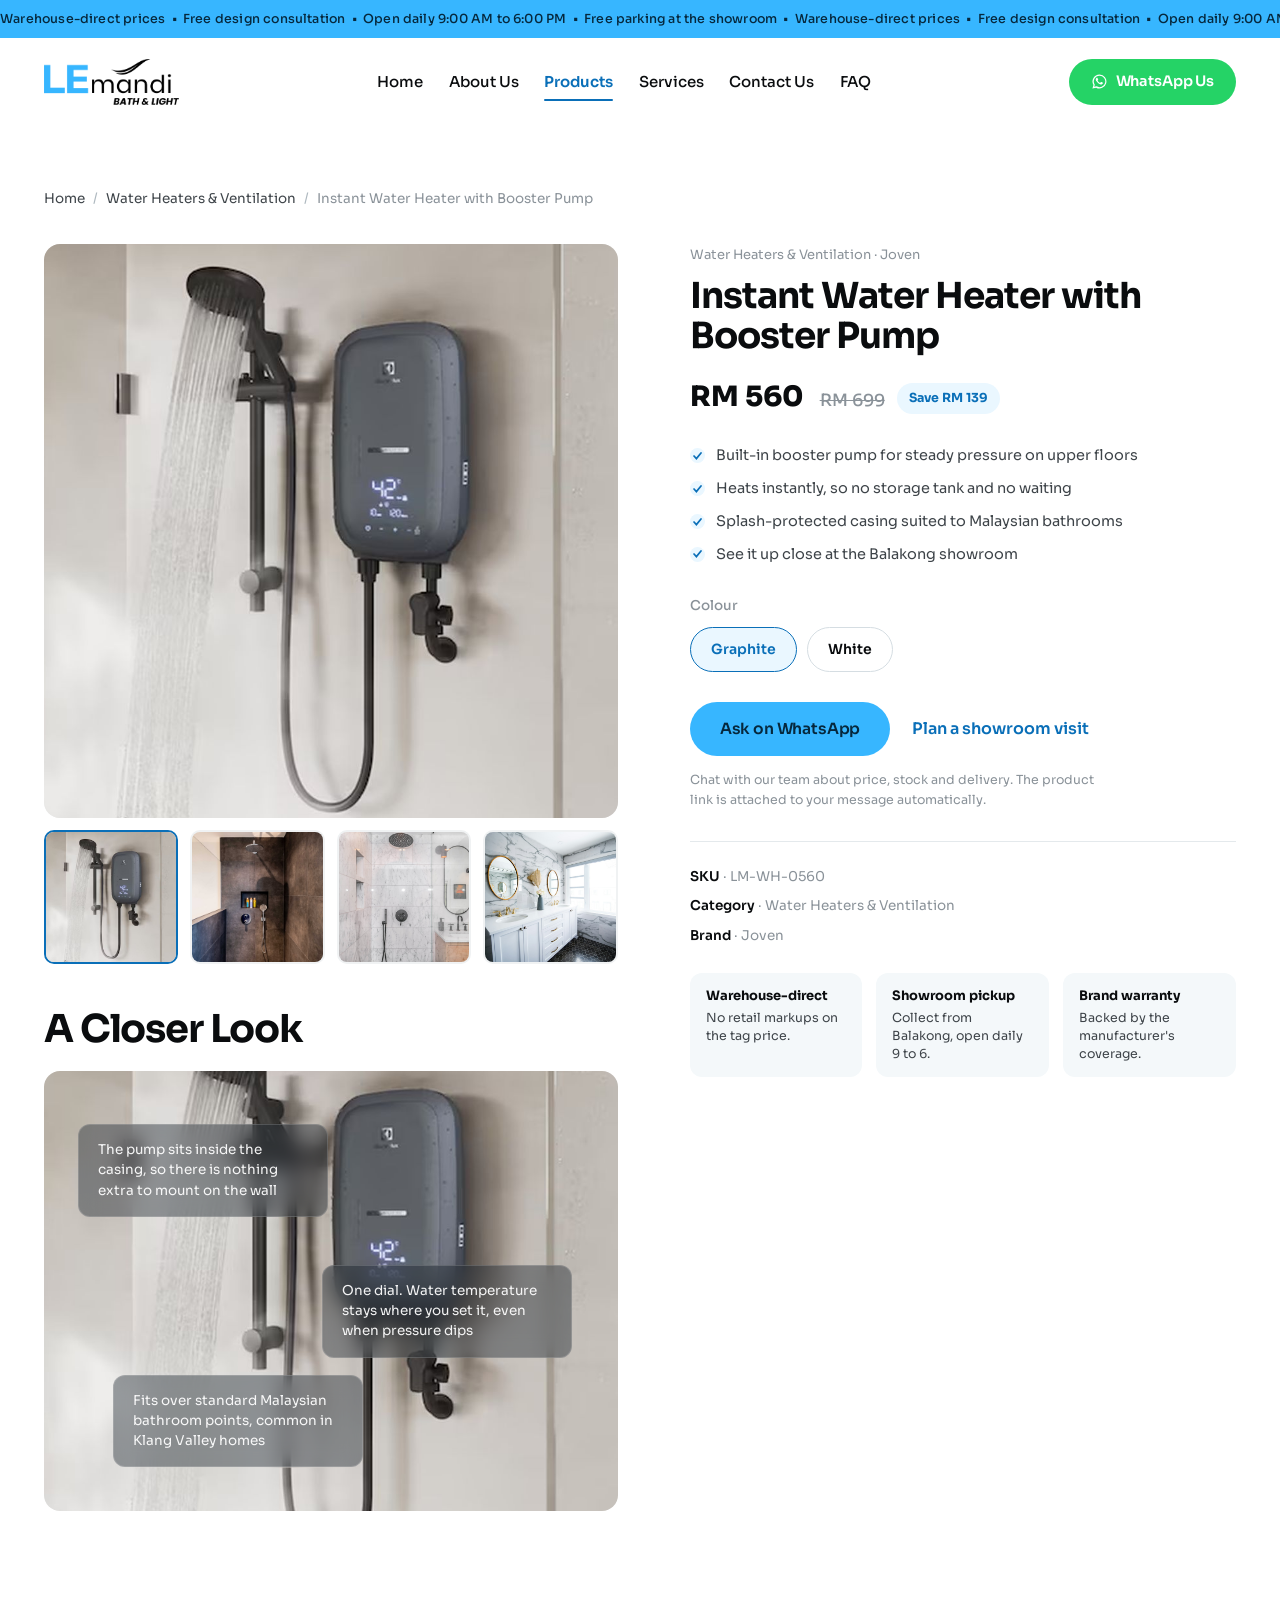
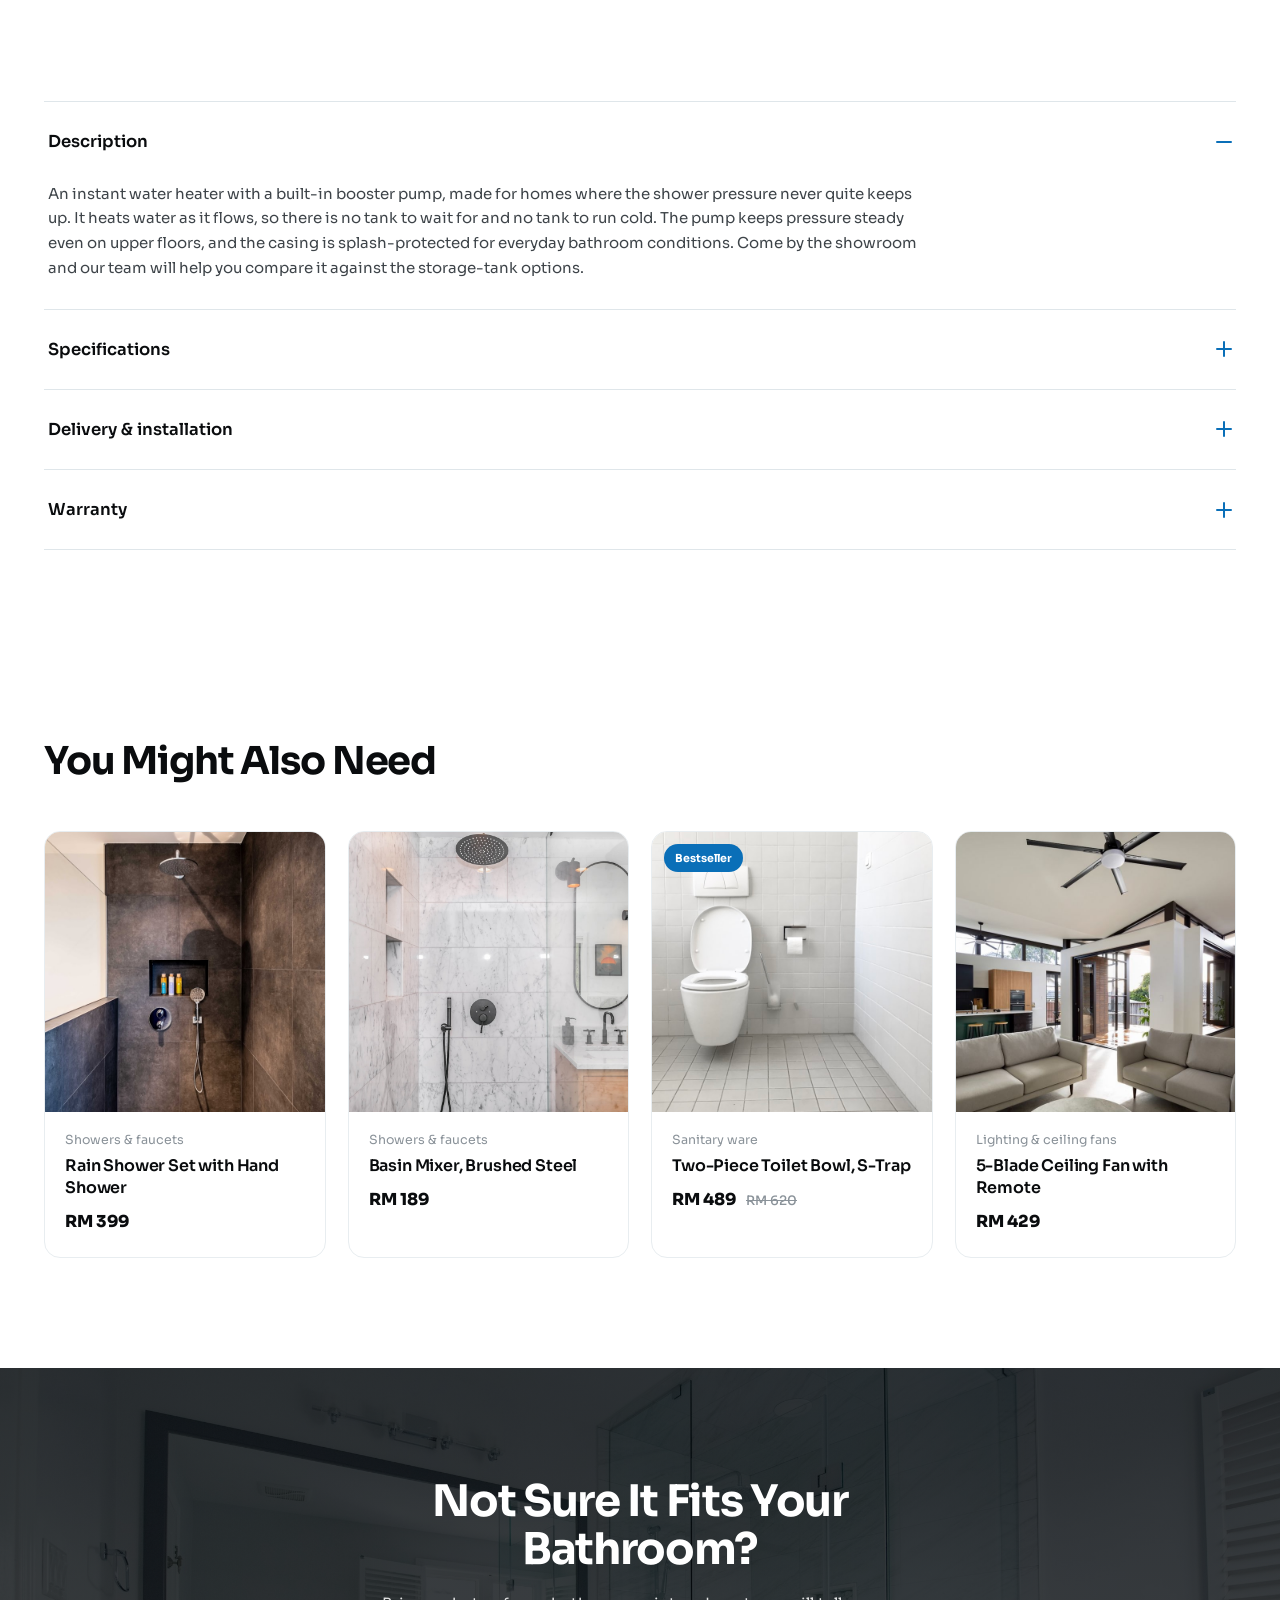
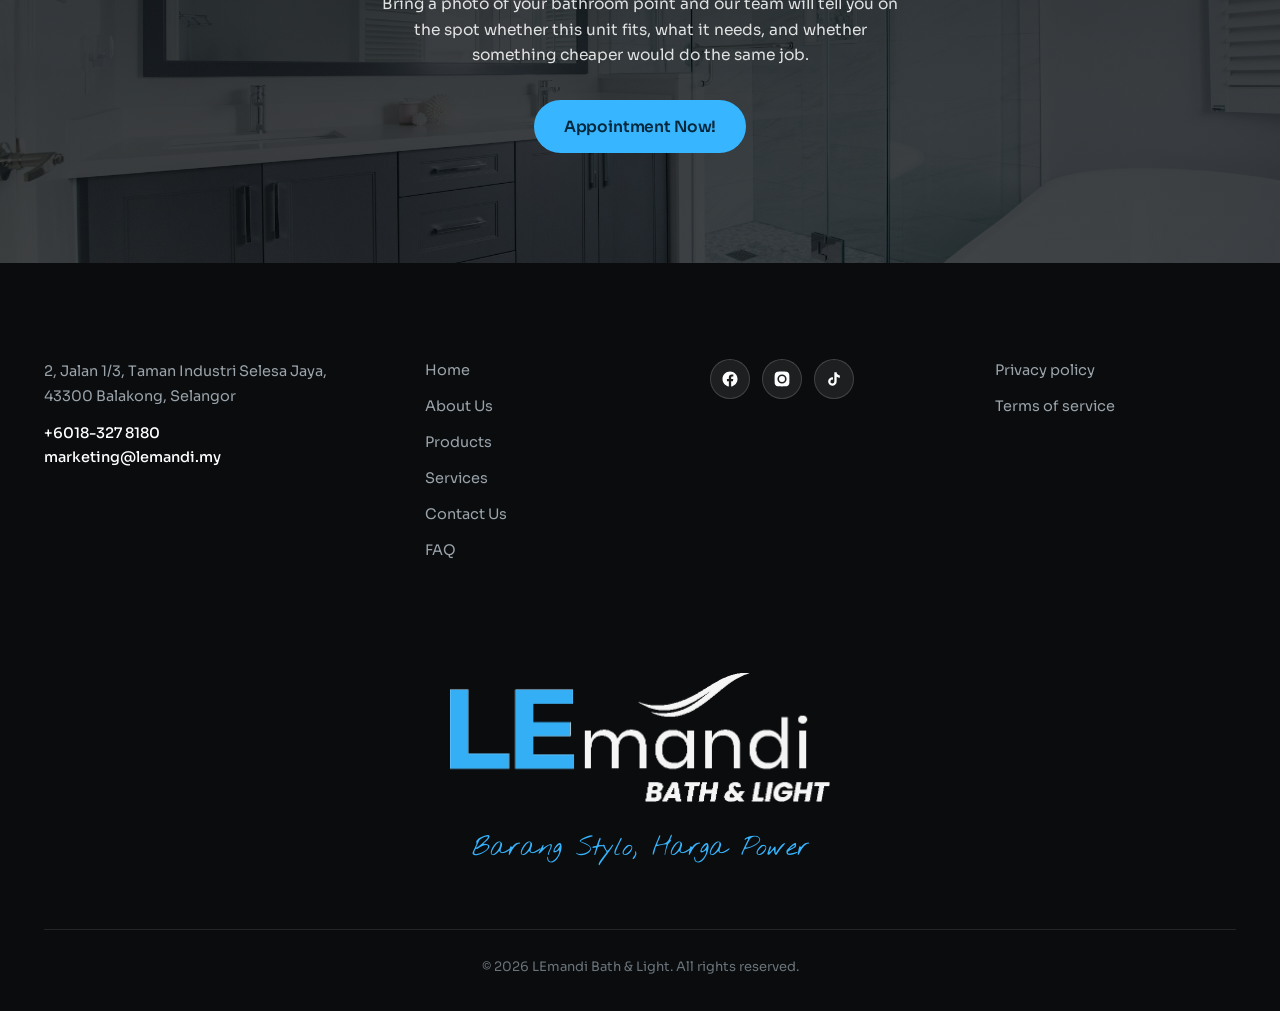
<file: product.html>
<!DOCTYPE html>
<html lang="en">
<head>
<meta charset="utf-8">
<meta name="viewport" content="width=device-width, initial-scale=1">
<title>Instant Water Heater with Booster Pump — LEmandi Bath &amp; Light</title>
<meta name="description" content="Instant water heater with built-in booster pump at a warehouse-direct price. See it up close at our Balakong showroom.">
<link rel="preconnect" href="https://fonts.googleapis.com">
<link rel="preconnect" href="https://fonts.gstatic.com" crossorigin>
<link href="https://fonts.googleapis.com/css2?family=Sora:wght@300;400;500;600;700;800&family=Nothing+You+Could+Do&display=swap" rel="stylesheet">
<link rel="stylesheet" href="style.css">
</head>
<body class="has-abar">

<!-- ═══ announcement bar ═══ -->
<div class="abar" aria-hidden="true">
  <div class="abar__track">
    <span>Warehouse-direct prices&ensp;•&ensp;Free design consultation&ensp;•&ensp;Open daily 9:00 AM to 6:00 PM&ensp;•&ensp;Free parking at the showroom&ensp;•&ensp;</span><span>Warehouse-direct prices&ensp;•&ensp;Free design consultation&ensp;•&ensp;Open daily 9:00 AM to 6:00 PM&ensp;•&ensp;Free parking at the showroom&ensp;•&ensp;</span>
  </div>
</div>

<header class="hd">
  <a href="index.html" class="hd__logo">
    <img class="lg lg--dark" src="assets/logo.png" alt="LEmandi Bath &amp; Light">
    <img class="lg lg--light" src="assets/logo-white.png" alt="">
  </a>
  <nav class="hd__nav">
    <a href="index.html">Home</a>
    <a href="about.html">About Us</a>
    <a href="products.html" class="cur">Products</a>
    <a href="services.html">Services</a>
    <a href="contact.html">Contact Us</a>
    <a href="faq.html">FAQ</a>
  </nav>
  <a class="hd__wa" href="https://wa.me/60183278180" target="_blank" rel="noopener"><svg viewBox="0 0 24 24" aria-hidden="true"><path d="M12.04 2.01a9.9 9.9 0 0 0-8.5 14.94L2 22.02l5.22-1.37a9.9 9.9 0 1 0 4.82-18.64zm0 1.79a8.1 8.1 0 1 1-4.1 15.08l-.3-.18-3.1.82.83-3.02-.2-.31A8.1 8.1 0 0 1 12.04 3.8z"/><path d="M9.3 7.3c-.18-.42-.37-.42-.55-.43h-.47c-.16 0-.43.06-.66.3-.22.25-.86.85-.86 2.06s.88 2.39 1 2.56c.13.16 1.72 2.75 4.24 3.74 2.09.82 2.51.66 2.97.62.45-.04 1.46-.6 1.67-1.18.2-.58.2-1.07.14-1.18-.06-.1-.22-.16-.47-.28-.24-.13-1.46-.72-1.68-.8-.23-.09-.39-.13-.55.12-.17.25-.64.8-.78.97-.15.16-.29.18-.53.06-.25-.12-1.05-.39-2-1.23-.74-.66-1.24-1.47-1.38-1.72-.15-.25-.02-.38.1-.5.12-.11.25-.29.37-.43.13-.15.17-.25.25-.41.09-.17.05-.31-.02-.44-.06-.12-.54-1.34-.79-1.83z"/></svg>WhatsApp Us</a>
  <button class="burger" aria-label="Menu" aria-expanded="false"><span></span><span></span><span></span></button>
</header>

<div class="menu" aria-hidden="true">
  <nav class="menu__nav">
    <a href="index.html" style="--d:0">Home</a>
    <a href="about.html" style="--d:1">About Us</a>
    <a href="products.html" class="cur" style="--d:2">Products</a>
    <a href="services.html" style="--d:3">Services</a>
    <a href="contact.html" style="--d:4">Contact Us</a>
    <a href="faq.html" style="--d:5">FAQ</a>
  </nav>
</div>

<main>

<section class="pgsec" style="padding-top:150px">
  <nav class="crumbs crumbs--dark" style="opacity:1;color:var(--muted);margin-bottom:34px">
    <a href="index.html" style="color:var(--body)">Home</a>
    <span><a href="products.html" style="color:var(--body)">Water Heaters &amp; Ventilation</a></span>
    <span>Instant Water Heater with Booster Pump</span>
  </nav>

  <div class="pg">
    <div class="pg__gallery" data-rv>
      <div class="pg__main js-zoom"><img src="assets/cat6.jpg" alt="Instant water heater with hand shower mounted on a beige wall"></div>
      <div class="pg__thumbs">
        <button class="on" data-img="assets/cat6.jpg"><img src="assets/cat6.jpg" alt="Water heater, front view"></button>
        <button data-img="assets/p3.jpg"><img src="assets/p3.jpg" alt="Rain shower running in a dark tiled bathroom"></button>
        <button data-img="assets/cat3.jpg"><img src="assets/cat3.jpg" alt="Shower fittings in a marble bathroom"></button>
        <button data-img="assets/showroom.jpg"><img src="assets/showroom.jpg" alt="Bathroom room set on the showroom floor"></button>
      </div>
      <div class="pgsec__head" style="margin:44px 0 20px">
        <h2 data-rv>A Closer Look</h2>
      </div>
      <div class="anno" data-rv>
        <img src="assets/cat6.jpg" alt="Instant water heater installed beside a hand shower">
        <div class="anno__note" style="top:12%;left:6%">The pump sits inside the casing, so there is nothing extra to mount on the wall</div>
        <div class="anno__note" style="top:44%;right:8%">One dial. Water temperature stays where you set it, even when pressure dips</div>
        <div class="anno__note" style="bottom:10%;left:12%">Fits over standard Malaysian bathroom points, common in Klang Valley homes</div>
      </div>
    </div>

    <div class="pg__buy" data-rv>
      <p class="pg__cat">Water Heaters &amp; Ventilation · Joven</p>
      <h1>Instant Water Heater with Booster Pump</h1>
      <p class="pg__price">RM 560 <s>RM 699</s><span class="pg__save">Save RM 139</span></p>

      <ul class="pg__points">
        <li>Built-in booster pump for steady pressure on upper floors</li>
        <li>Heats instantly, so no storage tank and no waiting</li>
        <li>Splash-protected casing suited to Malaysian bathrooms</li>
        <li>See it up close at the Balakong showroom</li>
      </ul>

      <div class="pg__opt">
        <span>Colour</span>
        <div class="variants">
          <button class="on">Graphite</button>
          <button>White</button>
        </div>
      </div>

      <div class="pg__acts">
        <a class="pill js-waproduct" href="https://wa.me/60183278180" target="_blank" rel="noopener">Ask on WhatsApp</a>
        <a class="ct__wa" href="contact.html">Plan a showroom visit</a>
      </div>
      <p class="pg__actnote">Chat with our team about price, stock and delivery. The product link is attached to your message automatically.</p>

      <div class="pg__meta">
        <p><b>SKU</b> · LM-WH-0560</p>
        <p><b>Category</b> · Water Heaters &amp; Ventilation</p>
        <p><b>Brand</b> · Joven</p>
      </div>

      <div class="pg__trust">
        <div><b>Warehouse-direct</b>No retail markups on the tag price.</div>
        <div><b>Showroom pickup</b>Collect from Balakong, open daily 9 to 6.</div>
        <div><b>Brand warranty</b>Backed by the manufacturer's coverage.</div>
      </div>
    </div>
  </div>
</section>

<section class="pgsec pgsec--tight">
  <div class="acc" style="margin-top:0;max-width:none">
    <div class="acc__item open">
      <button class="acc__head" aria-expanded="true">Description<span class="acc__x"></span></button>
      <div class="acc__body" style="max-height:none"><p>An instant water heater with a built-in booster pump, made for homes where the shower pressure never quite keeps up. It heats water as it flows, so there is no tank to wait for and no tank to run cold. The pump keeps pressure steady even on upper floors, and the casing is splash-protected for everyday bathroom conditions. Come by the showroom and our team will help you compare it against the storage-tank options.</p></div>
    </div>
    <div class="acc__item">
      <button class="acc__head" aria-expanded="false">Specifications<span class="acc__x"></span></button>
      <div class="acc__body"><table class="spec">
        <tr><td>Heating type</td><td>Instant, tankless</td></tr>
        <tr><td>Booster pump</td><td>Built-in, low-noise</td></tr>
        <tr><td>Power rating</td><td>3.6 kW, 240 V</td></tr>
        <tr><td>Splash protection</td><td>IP25 rated casing</td></tr>
        <tr><td>Shower set</td><td>Hand shower, hose and rail included</td></tr>
        <tr><td>Colour options</td><td>Graphite, White</td></tr>
      </table></div>
    </div>
    <div class="acc__item">
      <button class="acc__head" aria-expanded="false">Delivery &amp; installation<span class="acc__x"></span></button>
      <div class="acc__body"><p>Delivery and installation options vary by product and location. Tell us where you are and we will let you know exactly what is available for your order. Showroom pickup in Balakong is always an option, with free parking at the door.</p></div>
    </div>
    <div class="acc__item">
      <button class="acc__head" aria-expanded="false">Warranty<span class="acc__x"></span></button>
      <div class="acc__body"><p>Warranty coverage varies by brand and product. Ask our team about the coverage on your item before you buy.</p></div>
    </div>
  </div>
</section>

<section class="pgsec pgsec--tight">
  <div class="pgsec__head">
    <h2 data-rv>You Might Also Need</h2>
  </div>
  <div class="rel">
    <a class="pcard" href="product.html?p=rain-shower" data-rv>
      <div class="pcard__img"><img src="assets/p3.jpg" alt="Rain shower set" loading="lazy"></div>
      <div class="pcard__body"><p class="pcard__cat">Showers &amp; faucets</p><h3>Rain Shower Set with Hand Shower</h3><p class="pcard__price">RM 399</p></div>
    </a>
    <a class="pcard" href="product.html?p=basin-mixer" data-rv>
      <div class="pcard__img"><img src="assets/cat3.jpg" alt="Basin mixer" loading="lazy"></div>
      <div class="pcard__body"><p class="pcard__cat">Showers &amp; faucets</p><h3>Basin Mixer, Brushed Steel</h3><p class="pcard__price">RM 189</p></div>
    </a>
    <a class="pcard" href="product.html?p=toilet-bowl" data-rv>
      <div class="pcard__img"><span class="pcard__tag">Bestseller</span><img src="assets/p1.jpg" alt="Two-piece toilet bowl" loading="lazy"></div>
      <div class="pcard__body"><p class="pcard__cat">Sanitary ware</p><h3>Two-Piece Toilet Bowl, S-Trap</h3><p class="pcard__price">RM 489 <s>RM 620</s></p></div>
    </a>
    <a class="pcard" href="product.html?p=ceiling-fan" data-rv>
      <div class="pcard__img"><img src="assets/p5.jpg" alt="Ceiling fan" loading="lazy"></div>
      <div class="pcard__body"><p class="pcard__cat">Lighting &amp; ceiling fans</p><h3>5-Blade Ceiling Fan with Remote</h3><p class="pcard__price">RM 429</p></div>
    </a>
  </div>
</section>

<section class="band">
  <img class="band__bg" src="assets/scrub.jpg" alt="">
  <div class="band__in">
    <h2>Not Sure It Fits Your Bathroom?</h2>
    <p>Bring a photo of your bathroom point and our team will tell you on the spot whether this unit fits, what it needs, and whether something cheaper would do the same job.</p>
    <div class="band__cta">
<a class="pill" href="contact.html">Appointment Now!</a>
    </div>
  </div>
</section>

</main>

<footer class="ft">
  <div class="ft__top">
    <div class="ft__col ft__col--addr">
      <p>2, Jalan 1/3, Taman Industri Selesa Jaya,<br>43300 Balakong, Selangor</p>
      <p><a href="tel:+60183278180">+6018-327 8180</a><br><a href="mailto:marketing@lemandi.my">marketing@lemandi.my</a></p>
    </div>
    <div class="ft__col">
      <a href="index.html">Home</a><a href="about.html">About Us</a><a href="products.html">Products</a><a href="services.html">Services</a><a href="contact.html">Contact Us</a><a href="faq.html">FAQ</a>
    </div>
    <div class="ft__col">
      <div class="ft__social">
        <a href="#" aria-label="Facebook"><svg viewBox="0 0 24 24" aria-hidden="true"><path d="M22 12.06C22 6.5 17.52 2 12 2S2 6.5 2 12.06c0 5.02 3.66 9.18 8.44 9.94v-7.03H7.9v-2.91h2.54V9.85c0-2.52 1.49-3.91 3.77-3.91 1.1 0 2.24.2 2.24.2v2.46h-1.26c-1.24 0-1.63.78-1.63 1.57v1.89h2.78l-.45 2.91h-2.33V22c4.78-.76 8.44-4.92 8.44-9.94z"/></svg></a>
        <a href="#" aria-label="Instagram"><svg viewBox="0 0 24 24" aria-hidden="true"><path d="M12 2.16c3.2 0 3.58.01 4.85.07 1.17.05 1.8.25 2.23.41.56.22.96.48 1.38.9.42.42.68.82.9 1.38.16.42.36 1.06.41 2.23.06 1.27.07 1.65.07 4.85s-.01 3.58-.07 4.85c-.05 1.17-.25 1.8-.41 2.23-.22.56-.48.96-.9 1.38-.42.42-.82.68-1.38.9-.42.16-1.06.36-2.23.41-1.27.06-1.65.07-4.85.07s-3.58-.01-4.85-.07c-1.17-.05-1.8-.25-2.23-.41-.56-.22-.96-.48-1.38-.9-.42-.42-.68-.82-.9-1.38-.16-.42-.36-1.06-.41-2.23C2.17 15.58 2.16 15.2 2.16 12s.01-3.58.07-4.85c.05-1.17.25-1.8.41-2.23.22-.56.48-.96.9-1.38.42-.42.82-.68 1.38-.9.42-.16 1.06-.36 2.23-.41C8.42 2.17 8.8 2.16 12 2.16zm0 3.72A6.12 6.12 0 1 0 18.12 12 6.12 6.12 0 0 0 12 5.88zm0 10.1A3.98 3.98 0 1 1 15.98 12 3.98 3.98 0 0 1 12 15.98zm7.79-10.34a1.43 1.43 0 1 1-1.43-1.43 1.43 1.43 0 0 1 1.43 1.43z"/></svg></a>
        <a href="#" aria-label="TikTok"><svg viewBox="0 0 24 24" aria-hidden="true"><path d="M16.6 5.82A4.28 4.28 0 0 1 15.54 3h-3.09v12.4a2.59 2.59 0 0 1-2.59 2.5 2.59 2.59 0 1 1 .77-5.06V9.7a5.68 5.68 0 1 0 4.91 5.63V9.01a7.35 7.35 0 0 0 4.3 1.38V7.3a4.29 4.29 0 0 1-3.24-1.48z"/></svg></a>
      </div>
    </div>
    <div class="ft__col">
      <a href="#">Privacy policy</a><a href="#">Terms of service</a>
    </div>
  </div>
  <div class="ft__word" aria-hidden="true"><img src="assets/logo-white.png" alt="LEmandi Bath &amp; Light logo" loading="lazy"></div>
  <p class="ft__slogan">Barang Stylo, Harga Power</p>
  <p class="ft__bar">© 2026 LEmandi Bath &amp; Light. All rights reserved.</p>
</footer>

<button class="totop" aria-label="Back to top">
  <svg class="totop__arw" viewBox="0 0 24 24" aria-hidden="true"><path d="M12 19V6M6 12l6-6 6 6"/></svg>
</button>

<script src="js/lenis.min.js"></script>
<script src="js/catalog.js"></script>
<script src="js/app.js"></script>
</body>
</html>
</file>
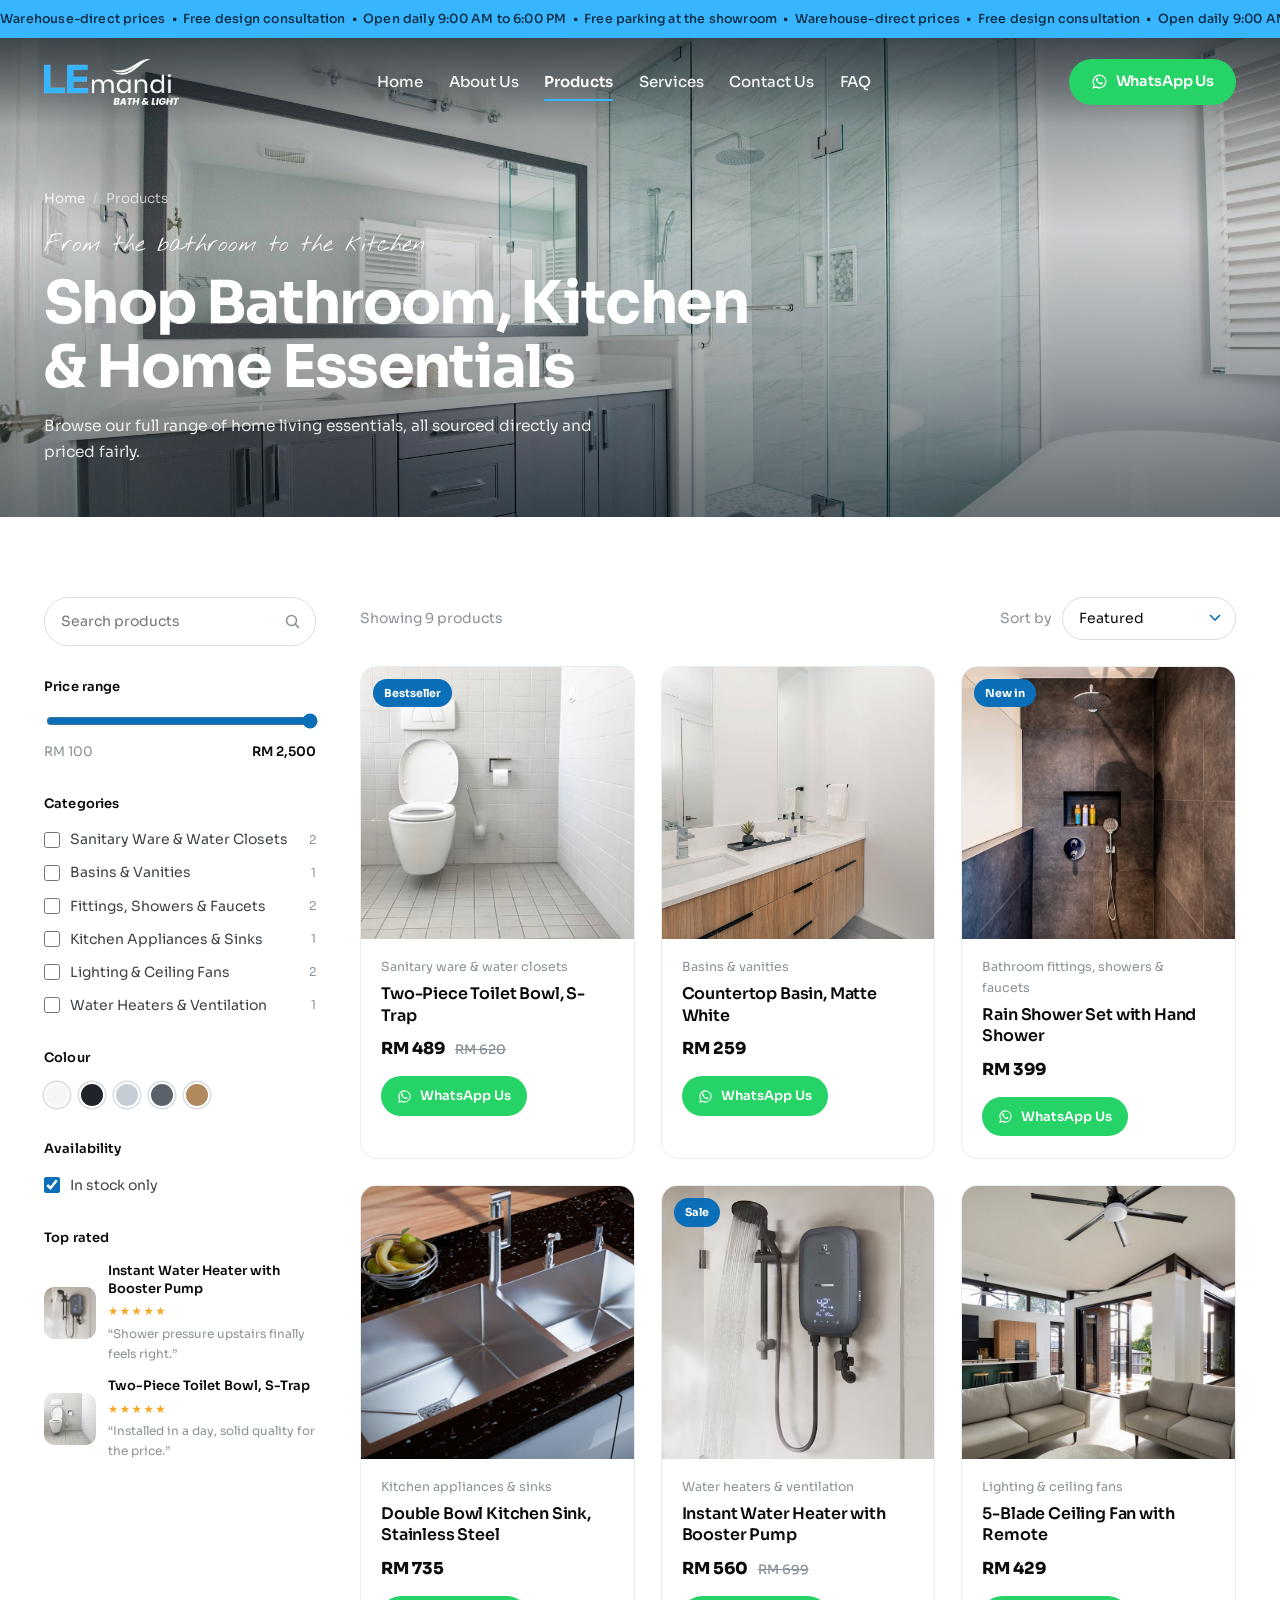
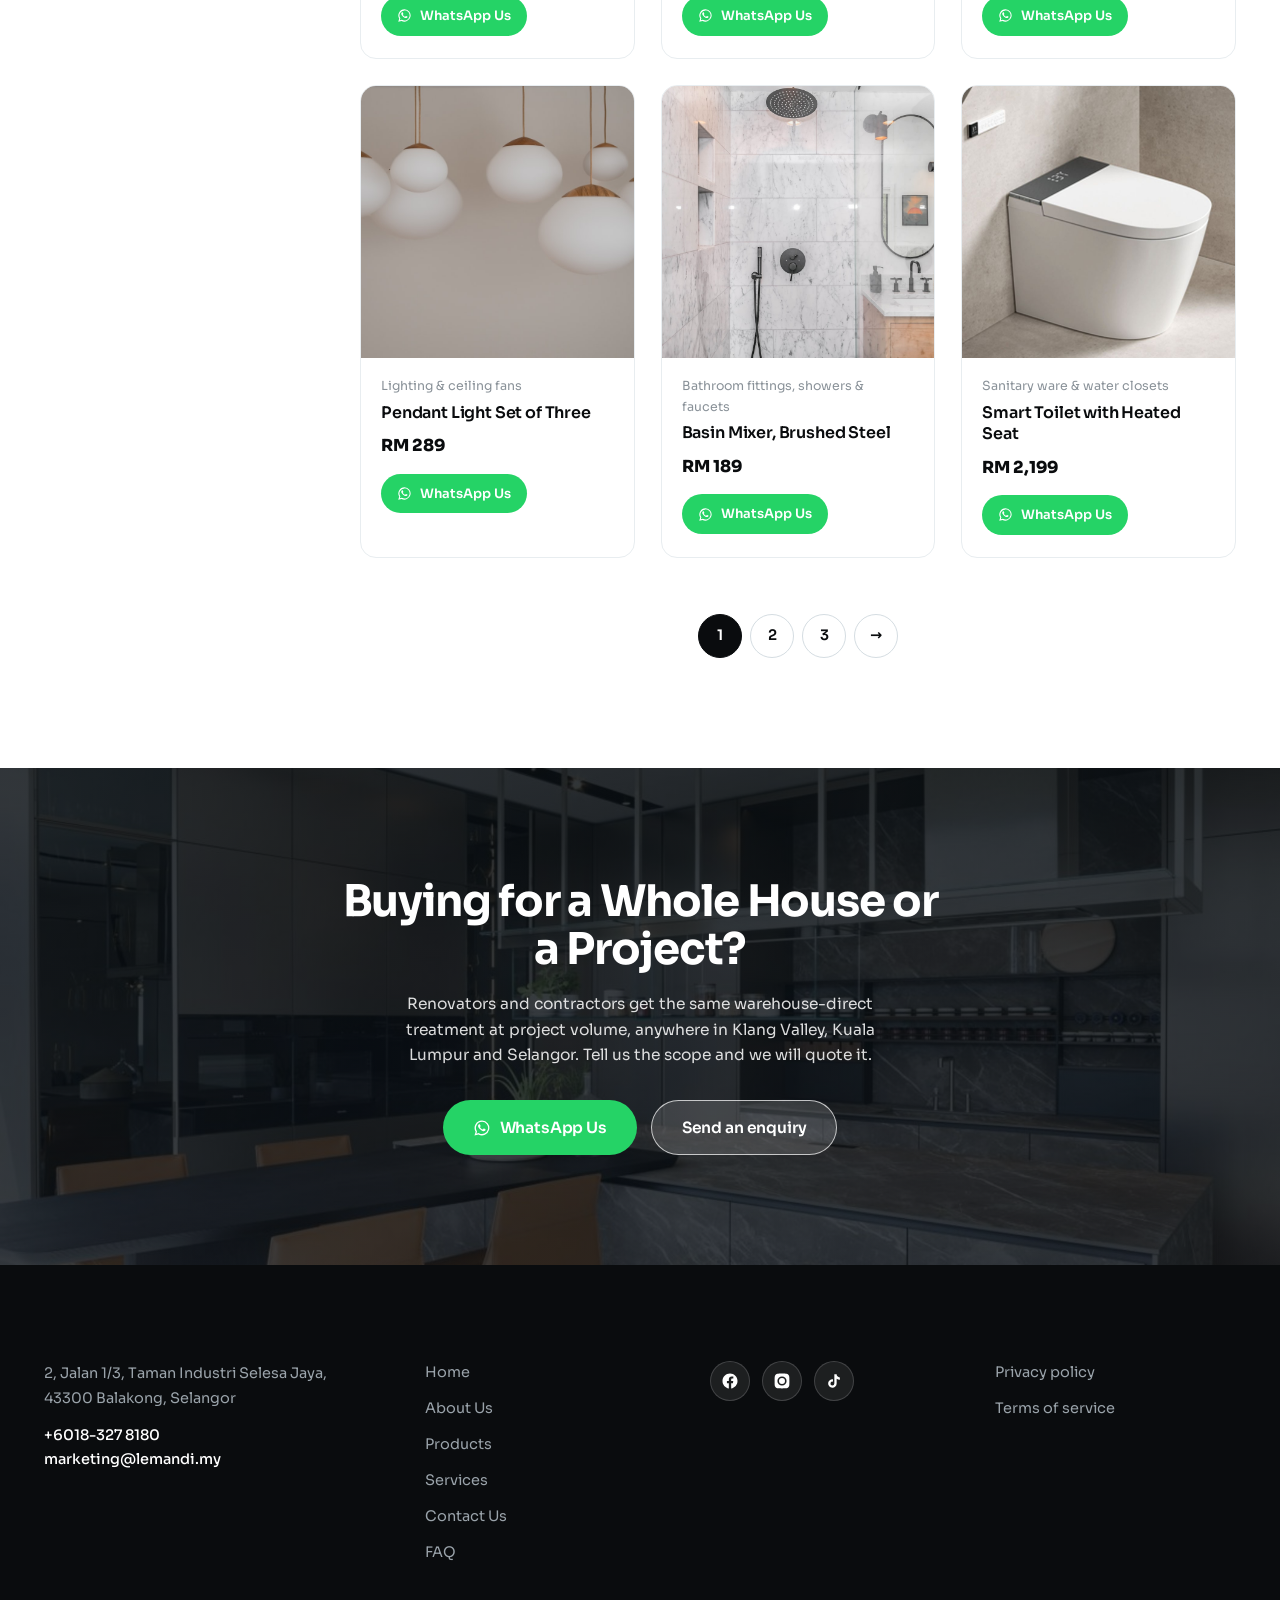
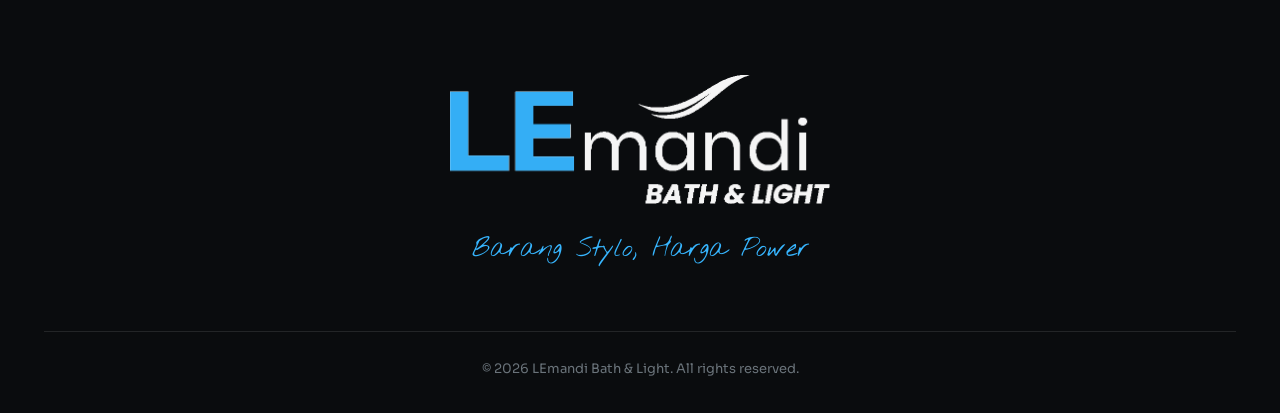
<file: products.html>
<!DOCTYPE html>
<html lang="en">
<head>
<meta charset="utf-8">
<meta name="viewport" content="width=device-width, initial-scale=1">
<title>Products — LEmandi Bath &amp; Light</title>
<meta name="description" content="Shop sanitary ware, basins, showers, kitchen sinks, lighting, ceiling fans and water heaters at warehouse-direct prices in Balakong.">
<link rel="preconnect" href="https://fonts.googleapis.com">
<link rel="preconnect" href="https://fonts.gstatic.com" crossorigin>
<link href="https://fonts.googleapis.com/css2?family=Sora:wght@300;400;500;600;700;800&family=Nothing+You+Could+Do&display=swap" rel="stylesheet">
<link rel="stylesheet" href="style.css">
</head>
<body class="has-abar">

<!-- ═══ announcement bar ═══ -->
<div class="abar" aria-hidden="true">
  <div class="abar__track">
    <span>Warehouse-direct prices&ensp;•&ensp;Free design consultation&ensp;•&ensp;Open daily 9:00 AM to 6:00 PM&ensp;•&ensp;Free parking at the showroom&ensp;•&ensp;</span><span>Warehouse-direct prices&ensp;•&ensp;Free design consultation&ensp;•&ensp;Open daily 9:00 AM to 6:00 PM&ensp;•&ensp;Free parking at the showroom&ensp;•&ensp;</span>
  </div>
</div>

<header class="hd">
  <a href="index.html" class="hd__logo">
    <img class="lg lg--dark" src="assets/logo.png" alt="LEmandi Bath &amp; Light">
    <img class="lg lg--light" src="assets/logo-white.png" alt="">
  </a>
  <nav class="hd__nav">
    <a href="index.html">Home</a>
    <a href="about.html">About Us</a>
    <a href="products.html" class="cur">Products</a>
    <a href="services.html">Services</a>
    <a href="contact.html">Contact Us</a>
    <a href="faq.html">FAQ</a>
  </nav>
  <a class="hd__wa" href="https://wa.me/60183278180" target="_blank" rel="noopener"><svg viewBox="0 0 24 24" aria-hidden="true"><path d="M12.04 2.01a9.9 9.9 0 0 0-8.5 14.94L2 22.02l5.22-1.37a9.9 9.9 0 1 0 4.82-18.64zm0 1.79a8.1 8.1 0 1 1-4.1 15.08l-.3-.18-3.1.82.83-3.02-.2-.31A8.1 8.1 0 0 1 12.04 3.8z"/><path d="M9.3 7.3c-.18-.42-.37-.42-.55-.43h-.47c-.16 0-.43.06-.66.3-.22.25-.86.85-.86 2.06s.88 2.39 1 2.56c.13.16 1.72 2.75 4.24 3.74 2.09.82 2.51.66 2.97.62.45-.04 1.46-.6 1.67-1.18.2-.58.2-1.07.14-1.18-.06-.1-.22-.16-.47-.28-.24-.13-1.46-.72-1.68-.8-.23-.09-.39-.13-.55.12-.17.25-.64.8-.78.97-.15.16-.29.18-.53.06-.25-.12-1.05-.39-2-1.23-.74-.66-1.24-1.47-1.38-1.72-.15-.25-.02-.38.1-.5.12-.11.25-.29.37-.43.13-.15.17-.25.25-.41.09-.17.05-.31-.02-.44-.06-.12-.54-1.34-.79-1.83z"/></svg>WhatsApp Us</a>
  <button class="burger" aria-label="Menu" aria-expanded="false"><span></span><span></span><span></span></button>
</header>

<div class="menu" aria-hidden="true">
  <nav class="menu__nav">
    <a href="index.html" style="--d:0">Home</a>
    <a href="about.html" style="--d:1">About Us</a>
    <a href="products.html" class="cur" style="--d:2">Products</a>
    <a href="services.html" style="--d:3">Services</a>
    <a href="contact.html" style="--d:4">Contact Us</a>
    <a href="faq.html" style="--d:5">FAQ</a>
  </nav>
</div>

<main>

<section class="phero phero--short">
  <img class="phero__bg" src="assets/scrub.jpg" alt="Bathroom suite with walk-in shower and freestanding tub">
  <div class="phero__scrim"></div>
  <div class="phero__copy">
    <nav class="crumbs"><a href="index.html">Home</a><span>Products</span></nav>
    <p class="phero__hand">From the bathroom to the kitchen</p>
    <h1><span class="line js-chars">Shop Bathroom, Kitchen</span><span class="line js-chars">&amp; Home Essentials</span></h1>
    <p class="phero__sub">Browse our full range of home living essentials, all sourced directly and priced fairly.</p>
  </div>
</section>

<section class="pgsec pgsec--tight">
  <div class="shop">
    <button class="shop__filterbtn" aria-expanded="false" aria-controls="shopfilters">
      <svg viewBox="0 0 24 24" aria-hidden="true"><path d="M3 6h18M6 12h12M10 18h4"/></svg>
      Filter &amp; sort
      <span class="shop__filterbtn-x" aria-hidden="true"></span>
    </button>
    <aside class="shop__side" id="shopfilters" data-rv aria-label="Filter products">
      <div class="sbox sbox--search">
        <input type="search" class="js-shop-search" placeholder="Search products" aria-label="Search products">
      </div>
      <div class="sbox sbox--price">
        <h4>Price range</h4>
        <input type="range" class="js-shop-price" min="100" max="2500" step="50" value="2500" aria-label="Maximum price">
        <output>RM 100 <b class="js-shop-pricemax">RM 2,500</b></output>
      </div>
      <div class="sbox">
        <h4>Categories</h4>
        <div class="scheck js-shop-cats">
          <label><input type="checkbox" value="sanitary"><span>Sanitary Ware &amp; Water Closets</span><em>2</em></label>
          <label><input type="checkbox" value="basins"><span>Basins &amp; Vanities</span><em>1</em></label>
          <label><input type="checkbox" value="fittings"><span>Fittings, Showers &amp; Faucets</span><em>2</em></label>
          <label><input type="checkbox" value="kitchen"><span>Kitchen Appliances &amp; Sinks</span><em>1</em></label>
          <label><input type="checkbox" value="lighting"><span>Lighting &amp; Ceiling Fans</span><em>2</em></label>
          <label><input type="checkbox" value="water"><span>Water Heaters &amp; Ventilation</span><em>1</em></label>
        </div>
      </div>
      <div class="sbox">
        <h4>Colour</h4>
        <div class="swatches">
          <button style="background:#F4F6F7" aria-label="White"></button>
          <button style="background:#20242A" aria-label="Matte black"></button>
          <button style="background:#C7CDD4" aria-label="Chrome"></button>
          <button style="background:#5A6169" aria-label="Graphite"></button>
          <button style="background:#B08A5E" aria-label="Wood"></button>
        </div>
      </div>
      <div class="sbox">
        <h4>Availability</h4>
        <div class="scheck">
          <label><input type="checkbox" checked><span>In stock only</span></label>
        </div>
      </div>
      <div class="sbox">
        <h4>Top rated</h4>
        <div class="srated">
          <a href="product.html?p=water-heater">
            <img src="assets/cat6.jpg" alt="Instant water heater">
            <span><b>Instant Water Heater with Booster Pump</b>
            <span class="stars">★★★★★</span>
            <q>Shower pressure upstairs finally feels right.</q></span>
          </a>
          <a href="product.html?p=toilet-bowl">
            <img src="assets/p1.jpg" alt="Two-piece toilet bowl">
            <span><b>Two-Piece Toilet Bowl, S-Trap</b>
            <span class="stars">★★★★★</span>
            <q>Installed in a day, solid quality for the price.</q></span>
          </a>
        </div>
      </div>
    </aside>

    <div class="shop__main">
      <div class="shop__bar" data-rv style="margin-top:0">
        <p class="shop__count">Showing 9 products</p>
        <label class="shop__sort">Sort by
          <select class="js-shop-sort"><option>Featured</option><option>Price, low to high</option><option>Price, high to low</option><option>Newest</option></select>
        </label>
      </div>

      <div class="pgrid">
    <a class="pcard" href="product.html?p=toilet-bowl" data-rv>
      <div class="pcard__img"><span class="pcard__tag">Bestseller</span><img src="assets/p1.jpg" alt="Two-piece toilet bowl" loading="lazy"></div>
      <div class="pcard__body"><p class="pcard__cat">Sanitary ware &amp; water closets</p><h3>Two-Piece Toilet Bowl, S-Trap</h3><p class="pcard__price">RM 489 <s>RM 620</s></p><span class="pcard__wa"><svg viewBox="0 0 24 24" aria-hidden="true"><path d="M12.04 2.01a9.9 9.9 0 0 0-8.5 14.94L2 22.02l5.22-1.37a9.9 9.9 0 1 0 4.82-18.64zm0 1.79a8.1 8.1 0 1 1-4.1 15.08l-.3-.18-3.1.82.83-3.02-.2-.31A8.1 8.1 0 0 1 12.04 3.8z"/><path d="M9.3 7.3c-.18-.42-.37-.42-.55-.43h-.47c-.16 0-.43.06-.66.3-.22.25-.86.85-.86 2.06s.88 2.39 1 2.56c.13.16 1.72 2.75 4.24 3.74 2.09.82 2.51.66 2.97.62.45-.04 1.46-.6 1.67-1.18.2-.58.2-1.07.14-1.18-.06-.1-.22-.16-.47-.28-.24-.13-1.46-.72-1.68-.8-.23-.09-.39-.13-.55.12-.17.25-.64.8-.78.97-.15.16-.29.18-.53.06-.25-.12-1.05-.39-2-1.23-.74-.66-1.24-1.47-1.38-1.72-.15-.25-.02-.38.1-.5.12-.11.25-.29.37-.43.13-.15.17-.25.25-.41.09-.17.05-.31-.02-.44-.06-.12-.54-1.34-.79-1.83z"/></svg>WhatsApp Us</span></div>
    </a>
    <a class="pcard" href="product.html?p=countertop-basin" data-rv>
      <div class="pcard__img"><img src="assets/cat2.jpg" alt="Countertop basin on wooden vanity" loading="lazy"></div>
      <div class="pcard__body"><p class="pcard__cat">Basins &amp; vanities</p><h3>Countertop Basin, Matte White</h3><p class="pcard__price">RM 259</p><span class="pcard__wa"><svg viewBox="0 0 24 24" aria-hidden="true"><path d="M12.04 2.01a9.9 9.9 0 0 0-8.5 14.94L2 22.02l5.22-1.37a9.9 9.9 0 1 0 4.82-18.64zm0 1.79a8.1 8.1 0 1 1-4.1 15.08l-.3-.18-3.1.82.83-3.02-.2-.31A8.1 8.1 0 0 1 12.04 3.8z"/><path d="M9.3 7.3c-.18-.42-.37-.42-.55-.43h-.47c-.16 0-.43.06-.66.3-.22.25-.86.85-.86 2.06s.88 2.39 1 2.56c.13.16 1.72 2.75 4.24 3.74 2.09.82 2.51.66 2.97.62.45-.04 1.46-.6 1.67-1.18.2-.58.2-1.07.14-1.18-.06-.1-.22-.16-.47-.28-.24-.13-1.46-.72-1.68-.8-.23-.09-.39-.13-.55.12-.17.25-.64.8-.78.97-.15.16-.29.18-.53.06-.25-.12-1.05-.39-2-1.23-.74-.66-1.24-1.47-1.38-1.72-.15-.25-.02-.38.1-.5.12-.11.25-.29.37-.43.13-.15.17-.25.25-.41.09-.17.05-.31-.02-.44-.06-.12-.54-1.34-.79-1.83z"/></svg>WhatsApp Us</span></div>
    </a>
    <a class="pcard" href="product.html?p=rain-shower" data-rv>
      <div class="pcard__img"><span class="pcard__tag">New in</span><img src="assets/p3.jpg" alt="Rain shower set" loading="lazy"></div>
      <div class="pcard__body"><p class="pcard__cat">Bathroom fittings, showers &amp; faucets</p><h3>Rain Shower Set with Hand Shower</h3><p class="pcard__price">RM 399</p><span class="pcard__wa"><svg viewBox="0 0 24 24" aria-hidden="true"><path d="M12.04 2.01a9.9 9.9 0 0 0-8.5 14.94L2 22.02l5.22-1.37a9.9 9.9 0 1 0 4.82-18.64zm0 1.79a8.1 8.1 0 1 1-4.1 15.08l-.3-.18-3.1.82.83-3.02-.2-.31A8.1 8.1 0 0 1 12.04 3.8z"/><path d="M9.3 7.3c-.18-.42-.37-.42-.55-.43h-.47c-.16 0-.43.06-.66.3-.22.25-.86.85-.86 2.06s.88 2.39 1 2.56c.13.16 1.72 2.75 4.24 3.74 2.09.82 2.51.66 2.97.62.45-.04 1.46-.6 1.67-1.18.2-.58.2-1.07.14-1.18-.06-.1-.22-.16-.47-.28-.24-.13-1.46-.72-1.68-.8-.23-.09-.39-.13-.55.12-.17.25-.64.8-.78.97-.15.16-.29.18-.53.06-.25-.12-1.05-.39-2-1.23-.74-.66-1.24-1.47-1.38-1.72-.15-.25-.02-.38.1-.5.12-.11.25-.29.37-.43.13-.15.17-.25.25-.41.09-.17.05-.31-.02-.44-.06-.12-.54-1.34-.79-1.83z"/></svg>WhatsApp Us</span></div>
    </a>
    <a class="pcard" href="product.html?p=kitchen-sink" data-rv>
      <div class="pcard__img"><img src="assets/p2.jpg" alt="Double bowl stainless steel kitchen sink" loading="lazy"></div>
      <div class="pcard__body"><p class="pcard__cat">Kitchen appliances &amp; sinks</p><h3>Double Bowl Kitchen Sink, Stainless Steel</h3><p class="pcard__price">RM 735</p><span class="pcard__wa"><svg viewBox="0 0 24 24" aria-hidden="true"><path d="M12.04 2.01a9.9 9.9 0 0 0-8.5 14.94L2 22.02l5.22-1.37a9.9 9.9 0 1 0 4.82-18.64zm0 1.79a8.1 8.1 0 1 1-4.1 15.08l-.3-.18-3.1.82.83-3.02-.2-.31A8.1 8.1 0 0 1 12.04 3.8z"/><path d="M9.3 7.3c-.18-.42-.37-.42-.55-.43h-.47c-.16 0-.43.06-.66.3-.22.25-.86.85-.86 2.06s.88 2.39 1 2.56c.13.16 1.72 2.75 4.24 3.74 2.09.82 2.51.66 2.97.62.45-.04 1.46-.6 1.67-1.18.2-.58.2-1.07.14-1.18-.06-.1-.22-.16-.47-.28-.24-.13-1.46-.72-1.68-.8-.23-.09-.39-.13-.55.12-.17.25-.64.8-.78.97-.15.16-.29.18-.53.06-.25-.12-1.05-.39-2-1.23-.74-.66-1.24-1.47-1.38-1.72-.15-.25-.02-.38.1-.5.12-.11.25-.29.37-.43.13-.15.17-.25.25-.41.09-.17.05-.31-.02-.44-.06-.12-.54-1.34-.79-1.83z"/></svg>WhatsApp Us</span></div>
    </a>
    <a class="pcard" href="product.html?p=water-heater" data-rv>
      <div class="pcard__img"><span class="pcard__tag">Sale</span><img src="assets/cat6.jpg" alt="Instant water heater with hand shower" loading="lazy"></div>
      <div class="pcard__body"><p class="pcard__cat">Water heaters &amp; ventilation</p><h3>Instant Water Heater with Booster Pump</h3><p class="pcard__price">RM 560 <s>RM 699</s></p><span class="pcard__wa"><svg viewBox="0 0 24 24" aria-hidden="true"><path d="M12.04 2.01a9.9 9.9 0 0 0-8.5 14.94L2 22.02l5.22-1.37a9.9 9.9 0 1 0 4.82-18.64zm0 1.79a8.1 8.1 0 1 1-4.1 15.08l-.3-.18-3.1.82.83-3.02-.2-.31A8.1 8.1 0 0 1 12.04 3.8z"/><path d="M9.3 7.3c-.18-.42-.37-.42-.55-.43h-.47c-.16 0-.43.06-.66.3-.22.25-.86.85-.86 2.06s.88 2.39 1 2.56c.13.16 1.72 2.75 4.24 3.74 2.09.82 2.51.66 2.97.62.45-.04 1.46-.6 1.67-1.18.2-.58.2-1.07.14-1.18-.06-.1-.22-.16-.47-.28-.24-.13-1.46-.72-1.68-.8-.23-.09-.39-.13-.55.12-.17.25-.64.8-.78.97-.15.16-.29.18-.53.06-.25-.12-1.05-.39-2-1.23-.74-.66-1.24-1.47-1.38-1.72-.15-.25-.02-.38.1-.5.12-.11.25-.29.37-.43.13-.15.17-.25.25-.41.09-.17.05-.31-.02-.44-.06-.12-.54-1.34-.79-1.83z"/></svg>WhatsApp Us</span></div>
    </a>
    <a class="pcard" href="product.html?p=ceiling-fan" data-rv>
      <div class="pcard__img"><img src="assets/p5.jpg" alt="Modern black ceiling fan in a living room" loading="lazy"></div>
      <div class="pcard__body"><p class="pcard__cat">Lighting &amp; ceiling fans</p><h3>5-Blade Ceiling Fan with Remote</h3><p class="pcard__price">RM 429</p><span class="pcard__wa"><svg viewBox="0 0 24 24" aria-hidden="true"><path d="M12.04 2.01a9.9 9.9 0 0 0-8.5 14.94L2 22.02l5.22-1.37a9.9 9.9 0 1 0 4.82-18.64zm0 1.79a8.1 8.1 0 1 1-4.1 15.08l-.3-.18-3.1.82.83-3.02-.2-.31A8.1 8.1 0 0 1 12.04 3.8z"/><path d="M9.3 7.3c-.18-.42-.37-.42-.55-.43h-.47c-.16 0-.43.06-.66.3-.22.25-.86.85-.86 2.06s.88 2.39 1 2.56c.13.16 1.72 2.75 4.24 3.74 2.09.82 2.51.66 2.97.62.45-.04 1.46-.6 1.67-1.18.2-.58.2-1.07.14-1.18-.06-.1-.22-.16-.47-.28-.24-.13-1.46-.72-1.68-.8-.23-.09-.39-.13-.55.12-.17.25-.64.8-.78.97-.15.16-.29.18-.53.06-.25-.12-1.05-.39-2-1.23-.74-.66-1.24-1.47-1.38-1.72-.15-.25-.02-.38.1-.5.12-.11.25-.29.37-.43.13-.15.17-.25.25-.41.09-.17.05-.31-.02-.44-.06-.12-.54-1.34-.79-1.83z"/></svg>WhatsApp Us</span></div>
    </a>
    <a class="pcard" href="product.html?p=pendant-light" data-rv>
      <div class="pcard__img"><img src="assets/p4.jpg" alt="Set of three pendant lights" loading="lazy"></div>
      <div class="pcard__body"><p class="pcard__cat">Lighting &amp; ceiling fans</p><h3>Pendant Light Set of Three</h3><p class="pcard__price">RM 289</p><span class="pcard__wa"><svg viewBox="0 0 24 24" aria-hidden="true"><path d="M12.04 2.01a9.9 9.9 0 0 0-8.5 14.94L2 22.02l5.22-1.37a9.9 9.9 0 1 0 4.82-18.64zm0 1.79a8.1 8.1 0 1 1-4.1 15.08l-.3-.18-3.1.82.83-3.02-.2-.31A8.1 8.1 0 0 1 12.04 3.8z"/><path d="M9.3 7.3c-.18-.42-.37-.42-.55-.43h-.47c-.16 0-.43.06-.66.3-.22.25-.86.85-.86 2.06s.88 2.39 1 2.56c.13.16 1.72 2.75 4.24 3.74 2.09.82 2.51.66 2.97.62.45-.04 1.46-.6 1.67-1.18.2-.58.2-1.07.14-1.18-.06-.1-.22-.16-.47-.28-.24-.13-1.46-.72-1.68-.8-.23-.09-.39-.13-.55.12-.17.25-.64.8-.78.97-.15.16-.29.18-.53.06-.25-.12-1.05-.39-2-1.23-.74-.66-1.24-1.47-1.38-1.72-.15-.25-.02-.38.1-.5.12-.11.25-.29.37-.43.13-.15.17-.25.25-.41.09-.17.05-.31-.02-.44-.06-.12-.54-1.34-.79-1.83z"/></svg>WhatsApp Us</span></div>
    </a>
    <a class="pcard" href="product.html?p=basin-mixer" data-rv>
      <div class="pcard__img"><img src="assets/cat3.jpg" alt="Basin mixer and shower fittings" loading="lazy"></div>
      <div class="pcard__body"><p class="pcard__cat">Bathroom fittings, showers &amp; faucets</p><h3>Basin Mixer, Brushed Steel</h3><p class="pcard__price">RM 189</p><span class="pcard__wa"><svg viewBox="0 0 24 24" aria-hidden="true"><path d="M12.04 2.01a9.9 9.9 0 0 0-8.5 14.94L2 22.02l5.22-1.37a9.9 9.9 0 1 0 4.82-18.64zm0 1.79a8.1 8.1 0 1 1-4.1 15.08l-.3-.18-3.1.82.83-3.02-.2-.31A8.1 8.1 0 0 1 12.04 3.8z"/><path d="M9.3 7.3c-.18-.42-.37-.42-.55-.43h-.47c-.16 0-.43.06-.66.3-.22.25-.86.85-.86 2.06s.88 2.39 1 2.56c.13.16 1.72 2.75 4.24 3.74 2.09.82 2.51.66 2.97.62.45-.04 1.46-.6 1.67-1.18.2-.58.2-1.07.14-1.18-.06-.1-.22-.16-.47-.28-.24-.13-1.46-.72-1.68-.8-.23-.09-.39-.13-.55.12-.17.25-.64.8-.78.97-.15.16-.29.18-.53.06-.25-.12-1.05-.39-2-1.23-.74-.66-1.24-1.47-1.38-1.72-.15-.25-.02-.38.1-.5.12-.11.25-.29.37-.43.13-.15.17-.25.25-.41.09-.17.05-.31-.02-.44-.06-.12-.54-1.34-.79-1.83z"/></svg>WhatsApp Us</span></div>
    </a>
    <a class="pcard" href="product.html?p=smart-toilet" data-rv>
      <div class="pcard__img"><img src="assets/cat1.jpg" alt="Smart toilet with heated seat" loading="lazy"></div>
      <div class="pcard__body"><p class="pcard__cat">Sanitary ware &amp; water closets</p><h3>Smart Toilet with Heated Seat</h3><p class="pcard__price">RM 2,199</p><span class="pcard__wa"><svg viewBox="0 0 24 24" aria-hidden="true"><path d="M12.04 2.01a9.9 9.9 0 0 0-8.5 14.94L2 22.02l5.22-1.37a9.9 9.9 0 1 0 4.82-18.64zm0 1.79a8.1 8.1 0 1 1-4.1 15.08l-.3-.18-3.1.82.83-3.02-.2-.31A8.1 8.1 0 0 1 12.04 3.8z"/><path d="M9.3 7.3c-.18-.42-.37-.42-.55-.43h-.47c-.16 0-.43.06-.66.3-.22.25-.86.85-.86 2.06s.88 2.39 1 2.56c.13.16 1.72 2.75 4.24 3.74 2.09.82 2.51.66 2.97.62.45-.04 1.46-.6 1.67-1.18.2-.58.2-1.07.14-1.18-.06-.1-.22-.16-.47-.28-.24-.13-1.46-.72-1.68-.8-.23-.09-.39-.13-.55.12-.17.25-.64.8-.78.97-.15.16-.29.18-.53.06-.25-.12-1.05-.39-2-1.23-.74-.66-1.24-1.47-1.38-1.72-.15-.25-.02-.38.1-.5.12-.11.25-.29.37-.43.13-.15.17-.25.25-.41.09-.17.05-.31-.02-.44-.06-.12-.54-1.34-.79-1.83z"/></svg>WhatsApp Us</span></div>
    </a>
  </div>

      <nav class="pager" data-rv>
        <a class="cur" href="#">1</a><a href="#">2</a><a href="#">3</a><a href="#">→</a>
      </nav>
    </div>
  </div>
</section>

<section class="band">
  <img class="band__bg" src="assets/contact_alt.jpg" alt="">
  <div class="band__in">
    <h2>Buying for a Whole House or a Project?</h2>
    <p>Renovators and contractors get the same warehouse-direct treatment at project volume, anywhere in Klang Valley, Kuala Lumpur and Selangor. Tell us the scope and we will quote it.</p>
    <div class="band__cta">
      <a class="pill pill--wa" href="https://wa.me/60183278180" target="_blank" rel="noopener"><svg viewBox="0 0 24 24" aria-hidden="true"><path d="M12.04 2.01a9.9 9.9 0 0 0-8.5 14.94L2 22.02l5.22-1.37a9.9 9.9 0 1 0 4.82-18.64zm0 1.79a8.1 8.1 0 1 1-4.1 15.08l-.3-.18-3.1.82.83-3.02-.2-.31A8.1 8.1 0 0 1 12.04 3.8z"/><path d="M9.3 7.3c-.18-.42-.37-.42-.55-.43h-.47c-.16 0-.43.06-.66.3-.22.25-.86.85-.86 2.06s.88 2.39 1 2.56c.13.16 1.72 2.75 4.24 3.74 2.09.82 2.51.66 2.97.62.45-.04 1.46-.6 1.67-1.18.2-.58.2-1.07.14-1.18-.06-.1-.22-.16-.47-.28-.24-.13-1.46-.72-1.68-.8-.23-.09-.39-.13-.55.12-.17.25-.64.8-.78.97-.15.16-.29.18-.53.06-.25-.12-1.05-.39-2-1.23-.74-.66-1.24-1.47-1.38-1.72-.15-.25-.02-.38.1-.5.12-.11.25-.29.37-.43.13-.15.17-.25.25-.41.09-.17.05-.31-.02-.44-.06-.12-.54-1.34-.79-1.83z"/></svg>WhatsApp Us</a>
      <a class="pill" style="background:rgba(255,255,255,.14);color:#fff;border:1.5px solid rgba(255,255,255,.7)" href="contact.html">Send an enquiry</a>
    </div>
  </div>
</section>

</main>

<footer class="ft">
  <div class="ft__top">
    <div class="ft__col ft__col--addr">
      <p>2, Jalan 1/3, Taman Industri Selesa Jaya,<br>43300 Balakong, Selangor</p>
      <p><a href="tel:+60183278180">+6018-327 8180</a><br><a href="mailto:marketing@lemandi.my">marketing@lemandi.my</a></p>
    </div>
    <div class="ft__col">
      <a href="index.html">Home</a><a href="about.html">About Us</a><a href="products.html">Products</a><a href="services.html">Services</a><a href="contact.html">Contact Us</a><a href="faq.html">FAQ</a>
    </div>
    <div class="ft__col">
      <div class="ft__social">
        <a href="#" aria-label="Facebook"><svg viewBox="0 0 24 24" aria-hidden="true"><path d="M22 12.06C22 6.5 17.52 2 12 2S2 6.5 2 12.06c0 5.02 3.66 9.18 8.44 9.94v-7.03H7.9v-2.91h2.54V9.85c0-2.52 1.49-3.91 3.77-3.91 1.1 0 2.24.2 2.24.2v2.46h-1.26c-1.24 0-1.63.78-1.63 1.57v1.89h2.78l-.45 2.91h-2.33V22c4.78-.76 8.44-4.92 8.44-9.94z"/></svg></a>
        <a href="#" aria-label="Instagram"><svg viewBox="0 0 24 24" aria-hidden="true"><path d="M12 2.16c3.2 0 3.58.01 4.85.07 1.17.05 1.8.25 2.23.41.56.22.96.48 1.38.9.42.42.68.82.9 1.38.16.42.36 1.06.41 2.23.06 1.27.07 1.65.07 4.85s-.01 3.58-.07 4.85c-.05 1.17-.25 1.8-.41 2.23-.22.56-.48.96-.9 1.38-.42.42-.82.68-1.38.9-.42.16-1.06.36-2.23.41-1.27.06-1.65.07-4.85.07s-3.58-.01-4.85-.07c-1.17-.05-1.8-.25-2.23-.41-.56-.22-.96-.48-1.38-.9-.42-.42-.68-.82-.9-1.38-.16-.42-.36-1.06-.41-2.23C2.17 15.58 2.16 15.2 2.16 12s.01-3.58.07-4.85c.05-1.17.25-1.8.41-2.23.22-.56.48-.96.9-1.38.42-.42.82-.68 1.38-.9.42-.16 1.06-.36 2.23-.41C8.42 2.17 8.8 2.16 12 2.16zm0 3.72A6.12 6.12 0 1 0 18.12 12 6.12 6.12 0 0 0 12 5.88zm0 10.1A3.98 3.98 0 1 1 15.98 12 3.98 3.98 0 0 1 12 15.98zm7.79-10.34a1.43 1.43 0 1 1-1.43-1.43 1.43 1.43 0 0 1 1.43 1.43z"/></svg></a>
        <a href="#" aria-label="TikTok"><svg viewBox="0 0 24 24" aria-hidden="true"><path d="M16.6 5.82A4.28 4.28 0 0 1 15.54 3h-3.09v12.4a2.59 2.59 0 0 1-2.59 2.5 2.59 2.59 0 1 1 .77-5.06V9.7a5.68 5.68 0 1 0 4.91 5.63V9.01a7.35 7.35 0 0 0 4.3 1.38V7.3a4.29 4.29 0 0 1-3.24-1.48z"/></svg></a>
      </div>
    </div>
    <div class="ft__col">
      <a href="#">Privacy policy</a><a href="#">Terms of service</a>
    </div>
  </div>
  <div class="ft__word" aria-hidden="true"><img src="assets/logo-white.png" alt="LEmandi Bath &amp; Light logo" loading="lazy"></div>
  <p class="ft__slogan">Barang Stylo, Harga Power</p>
  <p class="ft__bar">© 2026 LEmandi Bath &amp; Light. All rights reserved.</p>
</footer>

<button class="totop" aria-label="Back to top">
  <svg class="totop__arw" viewBox="0 0 24 24" aria-hidden="true"><path d="M12 19V6M6 12l6-6 6 6"/></svg>
</button>

<script src="js/lenis.min.js"></script>
<script src="js/app.js"></script>
</body>
</html>
</file>
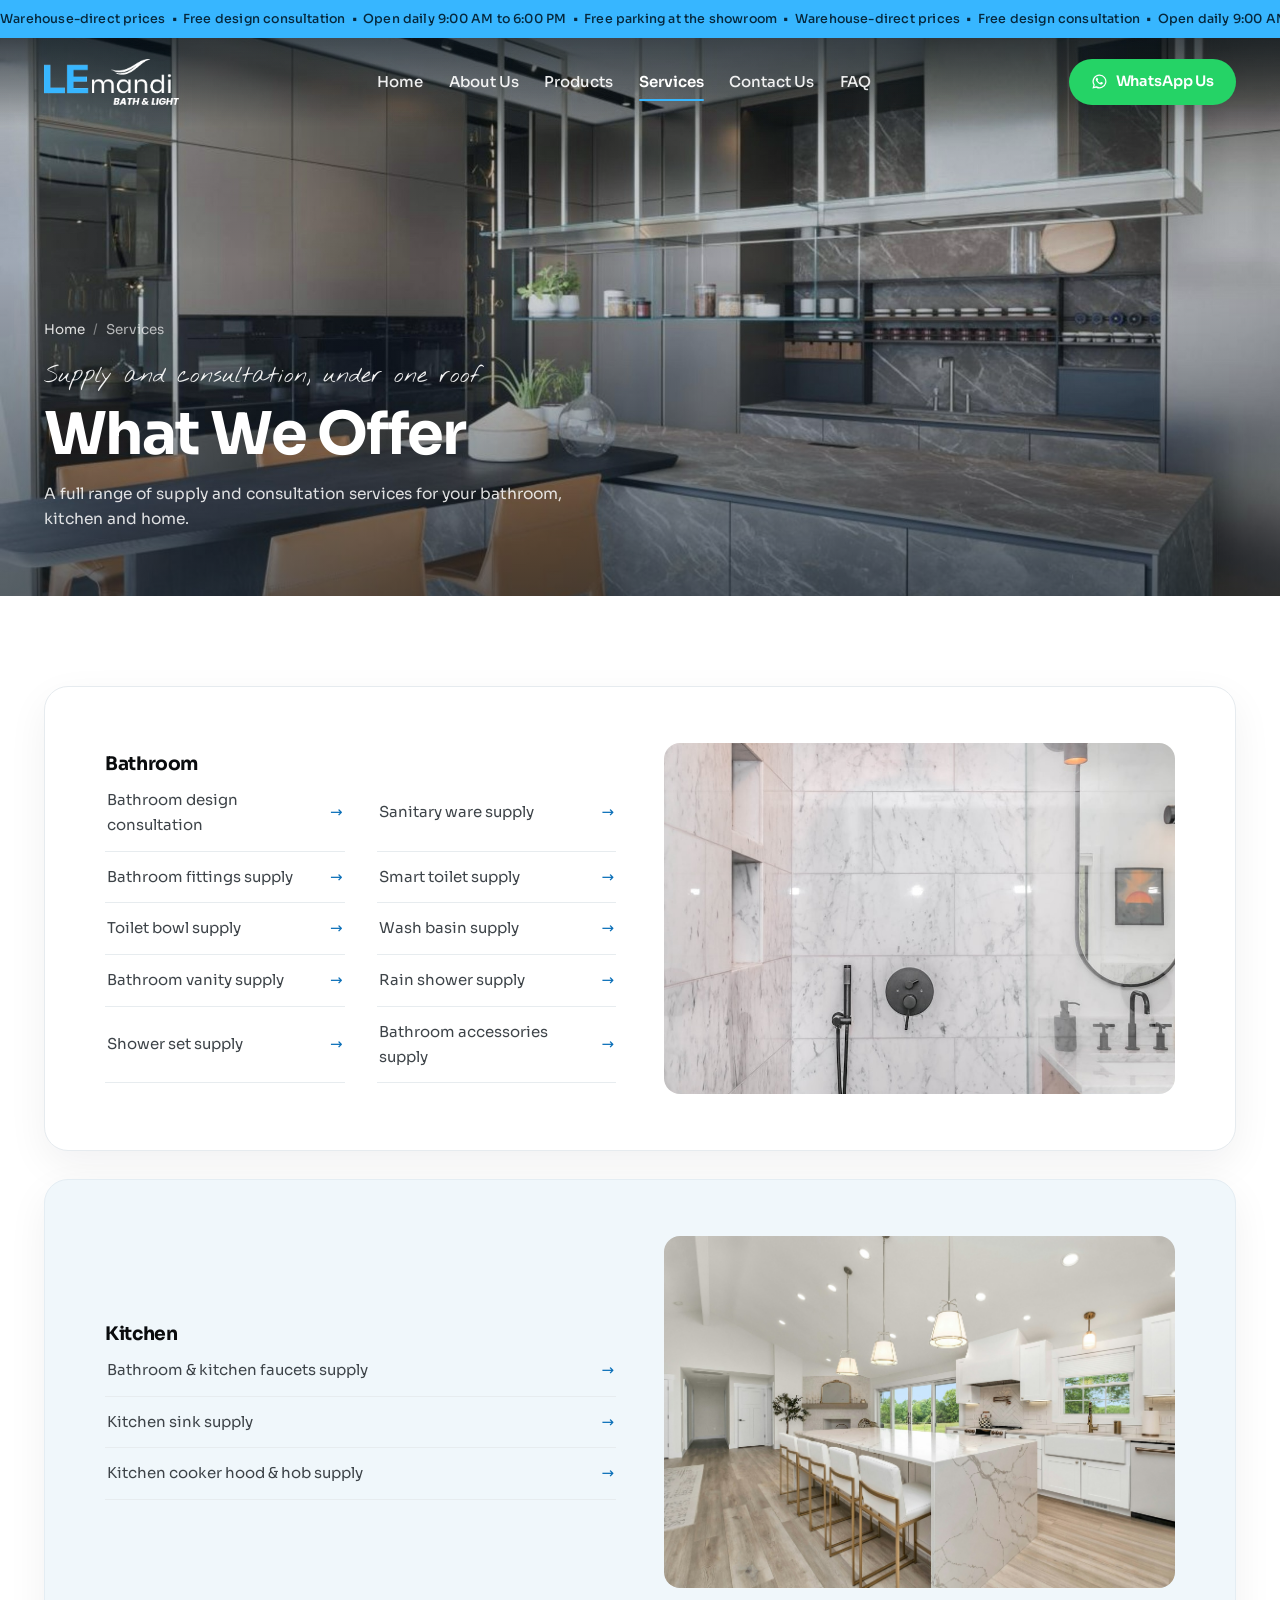
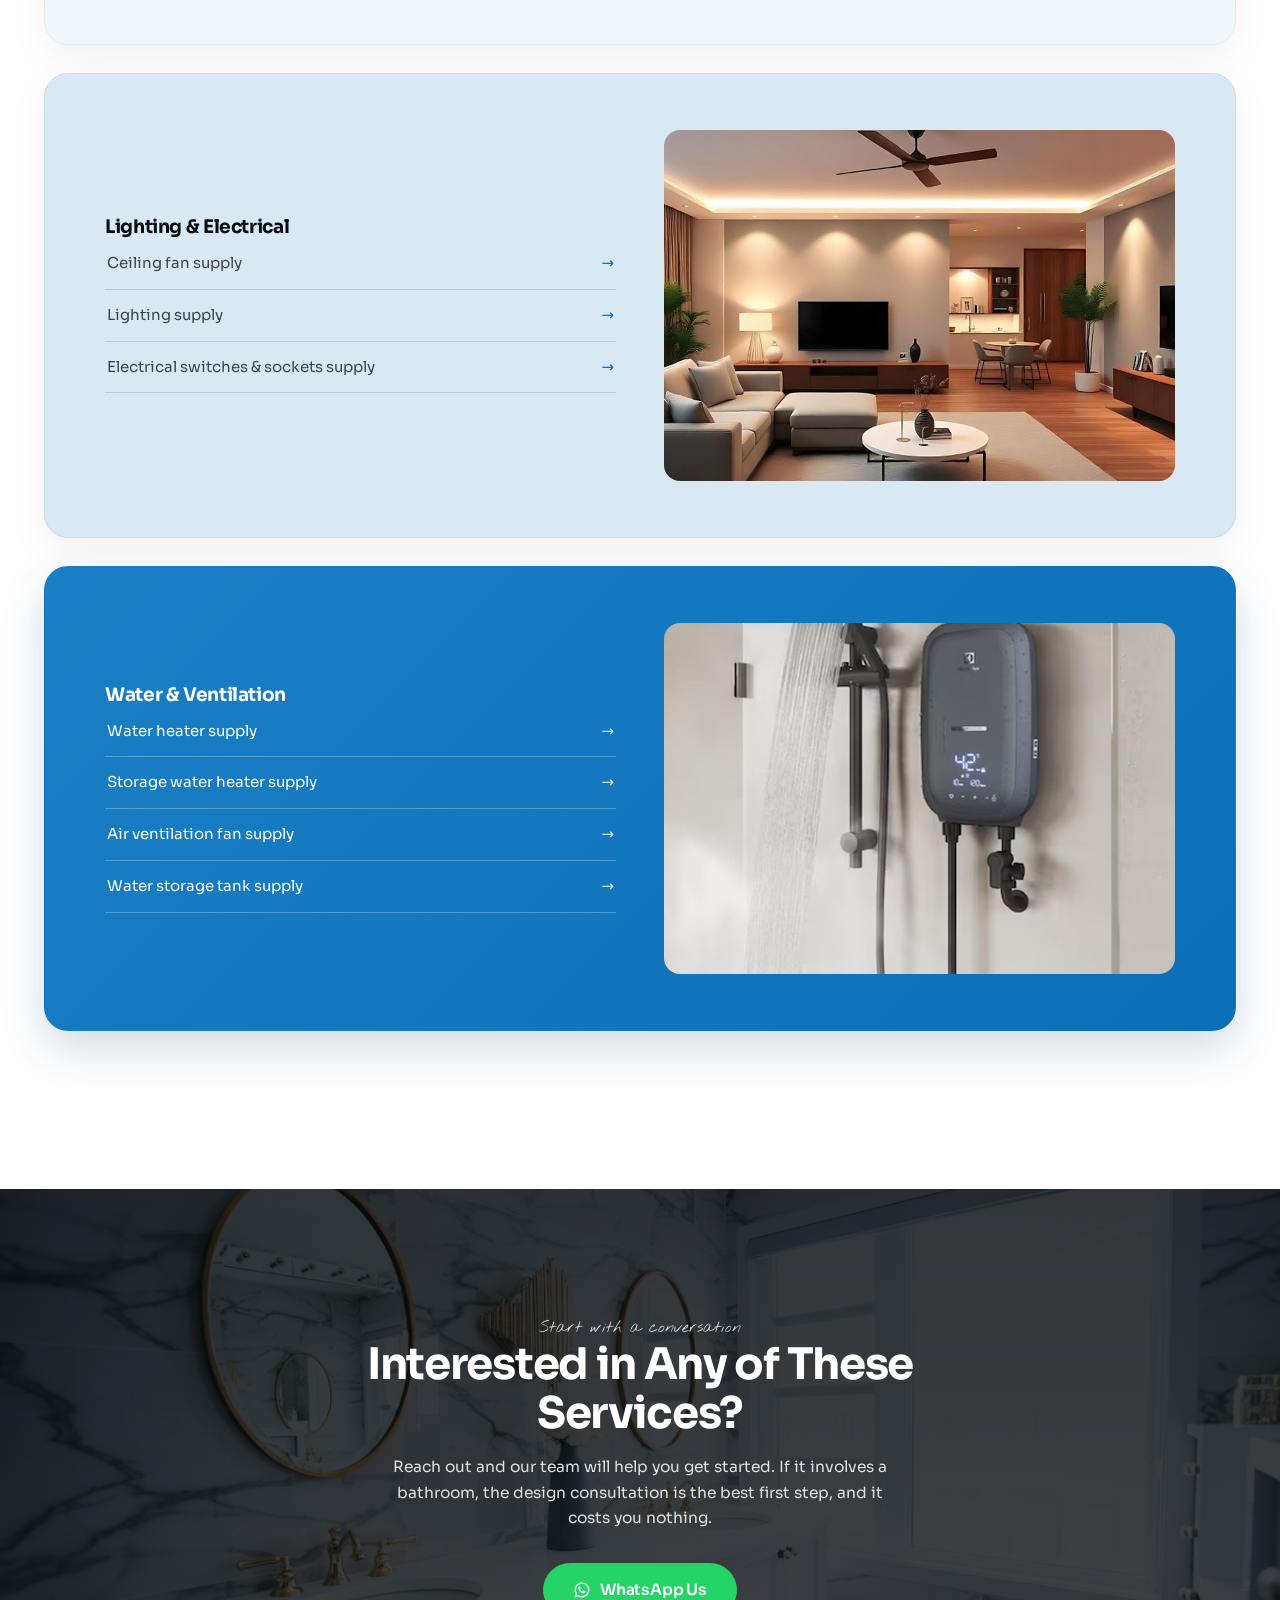
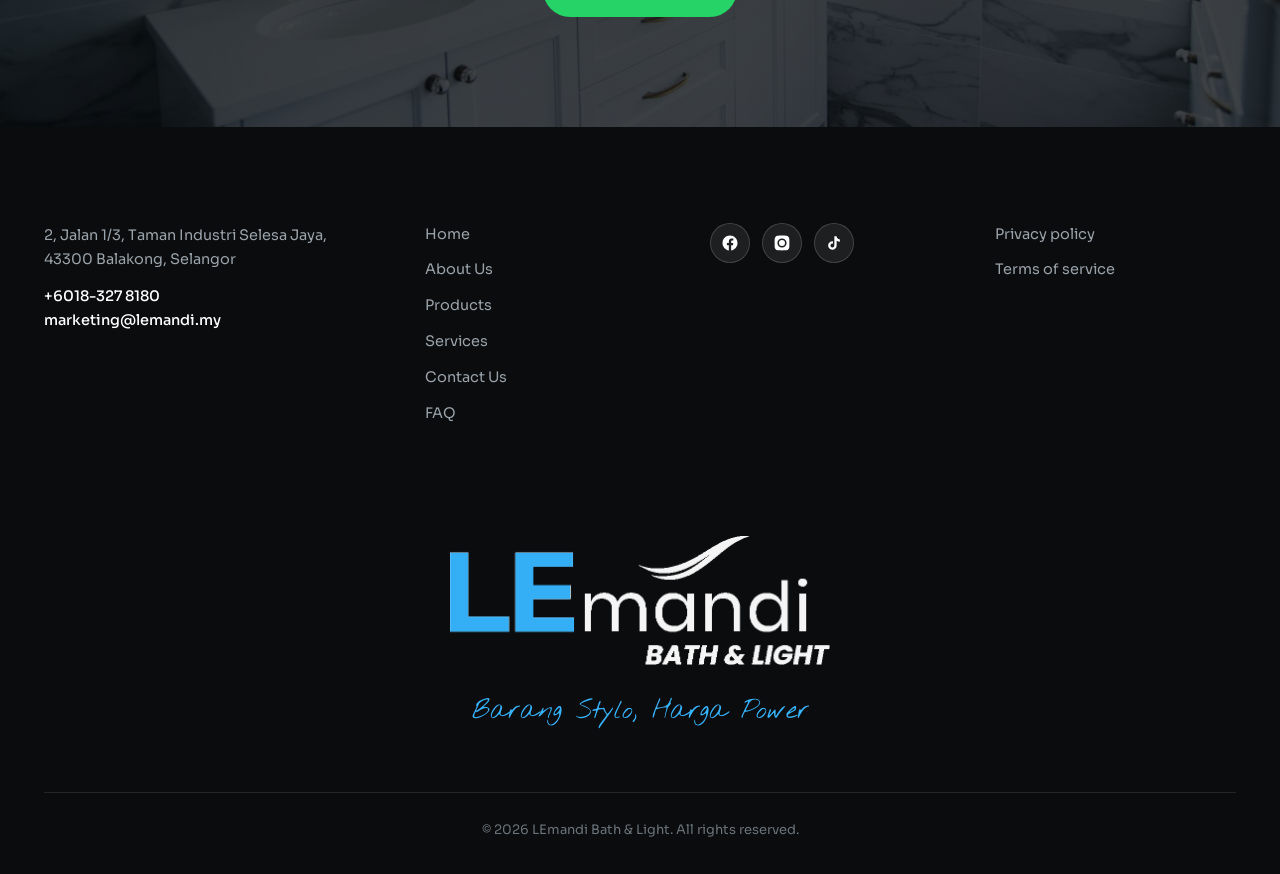
<file: services.html>
<!DOCTYPE html>
<html lang="en">
<head>
<meta charset="utf-8">
<meta name="viewport" content="width=device-width, initial-scale=1">
<title>Services — LEmandi Bath &amp; Light</title>
<meta name="description" content="Supply and consultation services for your bathroom, kitchen, lighting and water systems, from a one-stop showroom in Balakong.">
<link rel="preconnect" href="https://fonts.googleapis.com">
<link rel="preconnect" href="https://fonts.gstatic.com" crossorigin>
<link href="https://fonts.googleapis.com/css2?family=Sora:wght@300;400;500;600;700;800&family=Nothing+You+Could+Do&display=swap" rel="stylesheet">
<link rel="stylesheet" href="style.css">
</head>
<body class="has-abar">

<!-- ═══ announcement bar ═══ -->
<div class="abar" aria-hidden="true">
  <div class="abar__track">
    <span>Warehouse-direct prices&ensp;•&ensp;Free design consultation&ensp;•&ensp;Open daily 9:00 AM to 6:00 PM&ensp;•&ensp;Free parking at the showroom&ensp;•&ensp;</span><span>Warehouse-direct prices&ensp;•&ensp;Free design consultation&ensp;•&ensp;Open daily 9:00 AM to 6:00 PM&ensp;•&ensp;Free parking at the showroom&ensp;•&ensp;</span>
  </div>
</div>

<header class="hd">
  <a href="index.html" class="hd__logo">
    <img class="lg lg--dark" src="assets/logo.png" alt="LEmandi Bath &amp; Light">
    <img class="lg lg--light" src="assets/logo-white.png" alt="">
  </a>
  <nav class="hd__nav">
    <a href="index.html">Home</a>
    <a href="about.html">About Us</a>
    <a href="products.html">Products</a>
    <a href="services.html" class="cur">Services</a>
    <a href="contact.html">Contact Us</a>
    <a href="faq.html">FAQ</a>
  </nav>
  <a class="hd__wa" href="https://wa.me/60183278180" target="_blank" rel="noopener"><svg viewBox="0 0 24 24" aria-hidden="true"><path d="M12.04 2.01a9.9 9.9 0 0 0-8.5 14.94L2 22.02l5.22-1.37a9.9 9.9 0 1 0 4.82-18.64zm0 1.79a8.1 8.1 0 1 1-4.1 15.08l-.3-.18-3.1.82.83-3.02-.2-.31A8.1 8.1 0 0 1 12.04 3.8z"/><path d="M9.3 7.3c-.18-.42-.37-.42-.55-.43h-.47c-.16 0-.43.06-.66.3-.22.25-.86.85-.86 2.06s.88 2.39 1 2.56c.13.16 1.72 2.75 4.24 3.74 2.09.82 2.51.66 2.97.62.45-.04 1.46-.6 1.67-1.18.2-.58.2-1.07.14-1.18-.06-.1-.22-.16-.47-.28-.24-.13-1.46-.72-1.68-.8-.23-.09-.39-.13-.55.12-.17.25-.64.8-.78.97-.15.16-.29.18-.53.06-.25-.12-1.05-.39-2-1.23-.74-.66-1.24-1.47-1.38-1.72-.15-.25-.02-.38.1-.5.12-.11.25-.29.37-.43.13-.15.17-.25.25-.41.09-.17.05-.31-.02-.44-.06-.12-.54-1.34-.79-1.83z"/></svg>WhatsApp Us</a>
  <button class="burger" aria-label="Menu" aria-expanded="false"><span></span><span></span><span></span></button>
</header>

<div class="menu" aria-hidden="true">
  <nav class="menu__nav">
    <a href="index.html" style="--d:0">Home</a>
    <a href="about.html" style="--d:1">About Us</a>
    <a href="products.html" style="--d:2">Products</a>
    <a href="services.html" class="cur" style="--d:3">Services</a>
    <a href="contact.html" style="--d:4">Contact Us</a>
    <a href="faq.html" style="--d:5">FAQ</a>
  </nav>
</div>

<main>

<section class="phero">
  <img class="phero__bg" src="assets/contact_alt.jpg" alt="Dark modern kitchen with marble island">
  <div class="phero__scrim"></div>
  <div class="phero__copy">
    <nav class="crumbs"><a href="index.html">Home</a><span>Services</span></nav>
    <p class="phero__hand">Supply and consultation, under one roof</p>
    <h1><span class="line js-chars">What We Offer</span></h1>
    <p class="phero__sub">A full range of supply and consultation services for your bathroom, kitchen and home.</p>
  </div>
</section>

<section class="stack">
  <div class="stack__panel" style="--i:0">
    <div>
      <h3>Bathroom</h3>
      <ul class="svc__list svc__list--two">
        <li>Bathroom design consultation</li>
        <li>Sanitary ware supply</li>
        <li>Bathroom fittings supply</li>
        <li>Smart toilet supply</li>
        <li>Toilet bowl supply</li>
        <li>Wash basin supply</li>
        <li>Bathroom vanity supply</li>
        <li>Rain shower supply</li>
        <li>Shower set supply</li>
        <li>Bathroom accessories supply</li>
      </ul>
    </div>
    <div class="frame"><img src="assets/cat3.jpg" alt="Rain shower and fittings in a marble bathroom" loading="lazy"></div>
  </div>
  <div class="stack__panel stack__panel--soft" style="--i:1">
    <div>
      <h3>Kitchen</h3>
      <ul class="svc__list">
        <li>Bathroom &amp; kitchen faucets supply</li>
        <li>Kitchen sink supply</li>
        <li>Kitchen cooker hood &amp; hob supply</li>
      </ul>
    </div>
    <div class="frame"><img src="assets/adv.jpg" alt="Bright kitchen with marble island" loading="lazy"></div>
  </div>
  <div class="stack__panel stack__panel--mist" style="--i:2">
    <div>
      <h3>Lighting &amp; Electrical</h3>
      <ul class="svc__list">
        <li>Ceiling fan supply</li>
        <li>Lighting supply</li>
        <li>Electrical switches &amp; sockets supply</li>
      </ul>
    </div>
    <div class="frame"><img src="assets/cat5.jpg" alt="Living room with ceiling fan and layered lighting" loading="lazy"></div>
  </div>
  <div class="stack__panel stack__panel--blue" style="--i:3">
    <div>
      <h3>Water &amp; Ventilation</h3>
      <ul class="svc__list">
        <li>Water heater supply</li>
        <li>Storage water heater supply</li>
        <li>Air ventilation fan supply</li>
        <li>Water storage tank supply</li>
      </ul>
    </div>
    <div class="frame"><img src="assets/cat6.jpg" alt="Instant water heater with hand shower" loading="lazy"></div>
  </div>
</section>

<section class="band">
  <img class="band__bg" src="assets/showroom.jpg" alt="">
  <div class="band__in">
    <p class="phero__hand" style="opacity:1">Start with a conversation</p>
    <h2>Interested in Any of These Services?</h2>
    <p>Reach out and our team will help you get started. If it involves a bathroom, the design consultation is the best first step, and it costs you nothing.</p>
    <div class="band__cta">
<a class="pill pill--wa" href="https://wa.me/60183278180" target="_blank" rel="noopener"><svg viewBox="0 0 24 24" aria-hidden="true"><path d="M12.04 2.01a9.9 9.9 0 0 0-8.5 14.94L2 22.02l5.22-1.37a9.9 9.9 0 1 0 4.82-18.64zm0 1.79a8.1 8.1 0 1 1-4.1 15.08l-.3-.18-3.1.82.83-3.02-.2-.31A8.1 8.1 0 0 1 12.04 3.8z"/><path d="M9.3 7.3c-.18-.42-.37-.42-.55-.43h-.47c-.16 0-.43.06-.66.3-.22.25-.86.85-.86 2.06s.88 2.39 1 2.56c.13.16 1.72 2.75 4.24 3.74 2.09.82 2.51.66 2.97.62.45-.04 1.46-.6 1.67-1.18.2-.58.2-1.07.14-1.18-.06-.1-.22-.16-.47-.28-.24-.13-1.46-.72-1.68-.8-.23-.09-.39-.13-.55.12-.17.25-.64.8-.78.97-.15.16-.29.18-.53.06-.25-.12-1.05-.39-2-1.23-.74-.66-1.24-1.47-1.38-1.72-.15-.25-.02-.38.1-.5.12-.11.25-.29.37-.43.13-.15.17-.25.25-.41.09-.17.05-.31-.02-.44-.06-.12-.54-1.34-.79-1.83z"/></svg>WhatsApp Us</a>
    </div>
  </div>
</section>

</main>

<footer class="ft">
  <div class="ft__top">
    <div class="ft__col ft__col--addr">
      <p>2, Jalan 1/3, Taman Industri Selesa Jaya,<br>43300 Balakong, Selangor</p>
      <p><a href="tel:+60183278180">+6018-327 8180</a><br><a href="mailto:marketing@lemandi.my">marketing@lemandi.my</a></p>
    </div>
    <div class="ft__col">
      <a href="index.html">Home</a><a href="about.html">About Us</a><a href="products.html">Products</a><a href="services.html">Services</a><a href="contact.html">Contact Us</a><a href="faq.html">FAQ</a>
    </div>
    <div class="ft__col">
      <div class="ft__social">
        <a href="#" aria-label="Facebook"><svg viewBox="0 0 24 24" aria-hidden="true"><path d="M22 12.06C22 6.5 17.52 2 12 2S2 6.5 2 12.06c0 5.02 3.66 9.18 8.44 9.94v-7.03H7.9v-2.91h2.54V9.85c0-2.52 1.49-3.91 3.77-3.91 1.1 0 2.24.2 2.24.2v2.46h-1.26c-1.24 0-1.63.78-1.63 1.57v1.89h2.78l-.45 2.91h-2.33V22c4.78-.76 8.44-4.92 8.44-9.94z"/></svg></a>
        <a href="#" aria-label="Instagram"><svg viewBox="0 0 24 24" aria-hidden="true"><path d="M12 2.16c3.2 0 3.58.01 4.85.07 1.17.05 1.8.25 2.23.41.56.22.96.48 1.38.9.42.42.68.82.9 1.38.16.42.36 1.06.41 2.23.06 1.27.07 1.65.07 4.85s-.01 3.58-.07 4.85c-.05 1.17-.25 1.8-.41 2.23-.22.56-.48.96-.9 1.38-.42.42-.82.68-1.38.9-.42.16-1.06.36-2.23.41-1.27.06-1.65.07-4.85.07s-3.58-.01-4.85-.07c-1.17-.05-1.8-.25-2.23-.41-.56-.22-.96-.48-1.38-.9-.42-.42-.68-.82-.9-1.38-.16-.42-.36-1.06-.41-2.23C2.17 15.58 2.16 15.2 2.16 12s.01-3.58.07-4.85c.05-1.17.25-1.8.41-2.23.22-.56.48-.96.9-1.38.42-.42.82-.68 1.38-.9.42-.16 1.06-.36 2.23-.41C8.42 2.17 8.8 2.16 12 2.16zm0 3.72A6.12 6.12 0 1 0 18.12 12 6.12 6.12 0 0 0 12 5.88zm0 10.1A3.98 3.98 0 1 1 15.98 12 3.98 3.98 0 0 1 12 15.98zm7.79-10.34a1.43 1.43 0 1 1-1.43-1.43 1.43 1.43 0 0 1 1.43 1.43z"/></svg></a>
        <a href="#" aria-label="TikTok"><svg viewBox="0 0 24 24" aria-hidden="true"><path d="M16.6 5.82A4.28 4.28 0 0 1 15.54 3h-3.09v12.4a2.59 2.59 0 0 1-2.59 2.5 2.59 2.59 0 1 1 .77-5.06V9.7a5.68 5.68 0 1 0 4.91 5.63V9.01a7.35 7.35 0 0 0 4.3 1.38V7.3a4.29 4.29 0 0 1-3.24-1.48z"/></svg></a>
      </div>
    </div>
    <div class="ft__col">
      <a href="#">Privacy policy</a><a href="#">Terms of service</a>
    </div>
  </div>
  <div class="ft__word" aria-hidden="true"><img src="assets/logo-white.png" alt="LEmandi Bath &amp; Light logo" loading="lazy"></div>
  <p class="ft__slogan">Barang Stylo, Harga Power</p>
  <p class="ft__bar">© 2026 LEmandi Bath &amp; Light. All rights reserved.</p>
</footer>

<button class="totop" aria-label="Back to top">
  <svg class="totop__arw" viewBox="0 0 24 24" aria-hidden="true"><path d="M12 19V6M6 12l6-6 6 6"/></svg>
</button>

<script src="js/lenis.min.js"></script>
<script src="js/app.js"></script>
</body>
</html>
</file>
<file: style.css>
/* ══════════════════════════════════════════════════════════════════
   LEmandi Bath & Light — Novera-structure homepage
   Layout, motion and typography follow novera-furniture.framer.website
   1:1; the olive palette is swapped for LEmandi's logo blue.
   ══════════════════════════════════════════════════════════════════ */

:root{
  --ink:#0A0C0E;
  --body:#3E4449;
  --muted:#8A9299;
  --mist:#E7EEF3;          /* replaces Novera's warm cream */
  --soft:#F4F8FA;
  --blue:#37B6FF;          /* the logo swoosh, exact */
  --blue-mid:#7FCDFB;
  --blue-deep:#0A6FB8;
  --blue-ink:#04456F;
  --pill-ink:#06283D;
  --wa:#25D366;            /* WhatsApp green, per client comment #1 */
  --wa-dark:#1DA851;
  --glass:rgba(255,255,255,.12);
  --glass-line:rgba(255,255,255,.28);
  --r:16px;
  --sora:"Sora",system-ui,-apple-system,sans-serif;
  --hand:"Nothing You Could Do",cursive;
}

*{box-sizing:border-box}
html{scroll-behavior:auto}
body{
  margin:0;background:#fff;color:var(--body);
  font-family:var(--sora);font-size:16px;line-height:1.65;font-weight:400;
  -webkit-font-smoothing:antialiased;overflow-x:clip;
}
img{max-width:100%;display:block}
a{color:inherit;text-decoration:none}
h1,h2,h3{margin:0;color:var(--ink);font-weight:700;letter-spacing:-.02em;line-height:1.12}
p{margin:0}
ul{margin:0;padding:0;list-style:none}
button{font:inherit;border:0;background:none;cursor:pointer;padding:0}

.label{font-size:13.5px;font-weight:500;color:var(--muted);letter-spacing:.01em}

/* reveal-on-scroll — hidden states only when JS is running */
html.js [data-rv]{opacity:0;transform:translateY(34px);transition:opacity .9s cubic-bezier(.2,.65,.25,1),transform .9s cubic-bezier(.2,.65,.25,1)}
html.js [data-rv].on{opacity:1;transform:none}

/* pills */
.pill,.hero__pill{
  display:inline-flex;align-items:center;justify-content:center;
  padding:14px 30px;border-radius:999px;background:var(--blue);color:var(--pill-ink);
  font-weight:600;font-size:15.5px;letter-spacing:-.01em;
  transition:background .2s ease,transform .2s ease;
}
.pill:hover,.hero__pill:hover{background:var(--blue-mid)}

/* ─── fixed header ─── */
.hd{
  position:fixed;inset:0 0 auto 0;z-index:60;height:88px;
  display:flex;align-items:center;justify-content:space-between;gap:30px;
  padding:0 44px;background:transparent;
  transition:background .35s ease,box-shadow .35s ease,height .3s ease;
}
html.hd-invert .hd{
  background:linear-gradient(180deg,rgba(6,16,24,.55) 0%,rgba(6,16,24,.26) 58%,rgba(6,16,24,0) 100%);
}
html.hd-solid .hd{
  height:74px;
  background:rgba(240,246,250,.92);
  -webkit-backdrop-filter:blur(16px);backdrop-filter:blur(16px);
  box-shadow:0 1px 0 rgba(10,20,26,.08),0 6px 24px rgba(10,20,26,.05);
}
.hd__logo{position:relative;display:block;height:46px;flex:none}
.hd__logo .lg{height:46px;width:auto;display:block;transition:opacity .3s ease}
.hd__logo .lg--light{position:absolute;inset:0;opacity:0}
html.hd-invert .hd__logo .lg--dark{opacity:0}
html.hd-invert .hd__logo .lg--light{opacity:1}

.hd__nav{display:flex;align-items:center;gap:clamp(15px,2vw,32px)}
.hd__nav a{
  position:relative;font-size:15px;font-weight:500;color:var(--ink);
  white-space:nowrap;transition:color .25s ease;
}
.hd__nav a::after{
  content:"";position:absolute;left:0;right:0;bottom:-7px;height:2px;border-radius:2px;
  background:var(--blue-deep);transform:scaleX(0);transform-origin:left;
  transition:transform .3s cubic-bezier(.2,.7,.3,1),background .25s ease;
}
.hd__nav a:hover::after,.hd__nav a.cur::after{transform:scaleX(1)}
.hd__nav a.cur{font-weight:600;color:var(--blue-deep)}
html.hd-invert .hd__nav a{color:rgba(255,255,255,.92)}
html.hd-invert .hd__nav a:hover,html.hd-invert .hd__nav a.cur{color:#fff}
html.hd-invert .hd__nav a::after{background:var(--blue)}

.hd__wa{
  flex:none;display:inline-flex;align-items:center;gap:8px;padding:11px 22px;border-radius:999px;
  background:var(--wa);color:#fff;font-weight:600;font-size:14.5px;letter-spacing:-.01em;
  transition:background .2s ease;
}
.hd__wa:hover{background:var(--wa-dark)}
.hd__wa svg{width:17px;height:17px;fill:currentColor;flex:none}

/* green WhatsApp pill, reusable across the CTA bands */
.pill--wa{background:var(--wa);color:#fff}
.pill--wa:hover{background:var(--wa-dark)}
.pill--wa svg{width:18px;height:18px;fill:currentColor;margin-right:9px;flex:none}

/* burger: small screens only — three lines, per the client's menu spec */
.burger{position:relative;width:52px;height:44px;z-index:70;display:none}
.burger span{
  position:absolute;left:10px;right:10px;height:3px;border-radius:3px;
  background:var(--blue-deep);
  transition:transform .4s cubic-bezier(.6,.05,.2,1),top .4s cubic-bezier(.6,.05,.2,1),
             opacity .3s ease,background .3s ease;
}
html.hd-invert .burger span{background:#fff}
.burger span:nth-child(1){top:14px}
.burger span:nth-child(2){top:22px}
.burger span:nth-child(3){top:30px}
html.menu-open .burger span:nth-child(1){top:22px;transform:rotate(45deg)}
html.menu-open .burger span:nth-child(2){opacity:0}
html.menu-open .burger span:nth-child(3){top:22px;transform:rotate(-45deg)}
html.menu-open .burger span{background:var(--blue-deep)}
html.menu-open{overflow:hidden}
html.menu-open .hd{background:transparent;box-shadow:none}
html.menu-open .hd__logo .lg--dark{opacity:1}
html.menu-open .hd__logo .lg--light{opacity:0}

/* dropdown menu panel over a dark scrim (not full screen) */
.menu{
  position:fixed;inset:0;z-index:50;
  background:rgba(8,14,20,.5);
  opacity:0;visibility:hidden;
  transition:opacity .45s ease,visibility 0s .45s;
}
html.menu-open .menu{opacity:1;visibility:visible;transition-delay:0s}
.menu__nav{
  position:absolute;left:0;right:0;top:0;
  display:flex;flex-direction:column;align-items:stretch;
  background:#fff;border-radius:0 0 22px 22px;padding:92px 26px 24px;
  box-shadow:0 30px 60px rgba(5,10,16,.25);
  transform:translateY(-102%);
  transition:transform .5s cubic-bezier(.6,.05,.2,1);
}
html.menu-open .menu__nav{transform:none}
.menu__nav a{
  color:var(--ink);font-size:19px;font-weight:600;letter-spacing:-.01em;line-height:1;
  text-align:left;padding:16px 6px;border-bottom:1px solid #EEF2F5;
  opacity:0;transform:translateY(-8px);
  transition:opacity .4s ease,transform .4s ease,color .2s ease;
}
.menu__nav a:last-child{border-bottom:0}
html.menu-open .menu__nav a{opacity:1;transform:none;transition-delay:calc(.16s + var(--d)*40ms),calc(.16s + var(--d)*40ms),0s}
.menu__nav a:hover,.menu__nav a.cur{color:var(--blue-deep)}

/* ─── back to top: plain arrow, no ring (client #15) ─── */
.totop{
  position:fixed;right:34px;bottom:34px;z-index:70;
  width:52px;height:52px;border-radius:50%;display:grid;place-items:center;
  background:#fff;border:1px solid #E1E8EC;
  box-shadow:0 8px 24px rgba(10,20,26,.14);
  opacity:0;visibility:hidden;transform:translateY(18px) scale(.9);
  transition:opacity .4s ease,transform .4s cubic-bezier(.2,.7,.3,1),visibility 0s .4s,background .25s ease;
}
.totop.on{opacity:1;visibility:visible;transform:none;transition-delay:0s}
.totop:hover{background:var(--soft)}
.totop__arw{width:21px;height:21px;fill:none;stroke:var(--ink);stroke-width:2;
  stroke-linecap:round;stroke-linejoin:round;transition:transform .3s cubic-bezier(.2,.7,.3,1)}
.totop:hover .totop__arw{transform:translateY(-3px)}

/* ─── hero ─── */
.hero{position:relative;height:100vh;height:100svh;min-height:640px;overflow:hidden;background:var(--ink)}
.hero__bg{position:absolute;inset:0;width:100%;height:100%;object-fit:cover}
.hero__scrim{position:absolute;inset:0;background:
  linear-gradient(180deg,rgba(6,18,26,.42) 0%,rgba(6,18,26,.12) 34%,rgba(6,18,26,.52) 100%)}

.hero__pill{position:absolute;top:118px;right:44px;z-index:5}

.hero__note{
  position:absolute;z-index:4;max-width:280px;padding:18px 22px;border-radius:12px;
  background:rgba(20,32,40,.32);border:1px solid rgba(255,255,255,.14);
  -webkit-backdrop-filter:blur(10px);backdrop-filter:blur(10px);
  color:rgba(255,255,255,.92);font-size:14px;line-height:1.55;
  opacity:0;transform:translateY(14px);
  transition:opacity 1s ease 1.5s,transform 1s ease 1.5s;
}
.hero.is-in .hero__note{opacity:1;transform:none}
.hero__note--a{top:17%;left:32%}
.hero__note--a::before{content:"";position:absolute;top:50%;right:100%;width:150px;height:1px;background:rgba(255,255,255,.4)}
.hero__note--b{top:52%;right:13%}
.hero__note--b::before{content:"";position:absolute;bottom:100%;left:50%;width:1px;height:120px;background:rgba(255,255,255,.4)}

.hero__copy{position:absolute;z-index:4;left:0;right:0;bottom:15%;padding:0 44px;text-align:center}
.hero__cta{margin-top:30px;display:flex;flex-wrap:wrap;gap:14px;justify-content:center;
  opacity:0;transition:opacity 1s ease 2.1s}
.hero.is-in .hero__cta{opacity:1}
.hero__hand{
  font-family:var(--hand);font-size:clamp(20px,2vw,27px);color:rgba(255,255,255,.94);margin-bottom:10px;
  opacity:0;transition:opacity 1s ease .35s;
}
.hero.is-in .hero__hand{opacity:1}
.hero__title{color:#fff;max-width:16em;margin:0 auto;font-size:clamp(38px,5.4vw,78px);font-weight:700;letter-spacing:-.025em;line-height:1.06}
.hero__title .line{display:block;white-space:nowrap}
.hero__title .word{display:inline-block;white-space:nowrap}
.hero__title .ch{
  display:inline-block;white-space:pre;
  opacity:0;transform:translateY(.38em);filter:blur(10px);
  transition:opacity .7s cubic-bezier(.2,.6,.2,1),transform .7s cubic-bezier(.2,.6,.2,1),filter .7s ease;
  transition-delay:calc(.5s + var(--i)*20ms);
}
.hero.is-in .hero__title .ch{opacity:1;transform:none;filter:blur(0)}
.hero__sub{
  margin-top:18px;color:rgba(255,255,255,.85);font-size:16.5px;font-weight:500;letter-spacing:.005em;
  opacity:0;transition:opacity 1s ease 1.9s;
}
.hero.is-in .hero__sub{opacity:1}

/* thin announcement marquee at the very top of the page */
.abar{position:relative;z-index:61;height:38px;background:var(--blue);overflow:hidden;
  display:flex;align-items:center}
.abar__track{display:flex;width:max-content;animation:tick 30s linear infinite}
.abar__track span{color:var(--pill-ink);font-size:12.5px;font-weight:500;letter-spacing:.015em;white-space:nowrap}
@keyframes tick{from{transform:translateX(0)}to{transform:translateX(-50%)}}
/* the fixed header starts below the bar, then docks to the top once scrolled */
body.has-abar .hd{top:38px;transition:top .3s ease,background .35s ease,box-shadow .35s ease,height .3s ease}
html.hd-solid body.has-abar .hd{top:0}
body.has-abar .hero{height:calc(100vh - 38px);height:calc(100svh - 38px)}

/* ─── shared section heading (client asked for titles on every section) ─── */
.secthead{max-width:1360px;margin:0 auto 46px;padding:0 44px;text-align:center}
.secthead .label{margin-bottom:12px}
.secthead h2{font-size:clamp(28px,3.2vw,46px);letter-spacing:-.03em}
.secthead__sub{margin:14px auto 0;max-width:560px;font-size:15.5px;color:var(--body)}
@media(max-width:860px){
  .secthead{padding:0 22px;margin-bottom:32px;text-align:left}
  .secthead__sub{margin-left:0}
}

/* ─── about ─── */
.about{padding:130px 44px 110px;max-width:1360px;margin:0 auto}
.about .label{margin-bottom:44px}
.about__grid{display:grid;grid-template-columns:1fr 1fr;gap:72px;align-items:center}
.about__imgs{display:grid;grid-template-columns:1fr 1fr;gap:16px;align-items:end}
.frame{border-radius:var(--r);overflow:hidden;background:var(--soft)}
.frame img{width:100%;height:100%;object-fit:cover;aspect-ratio:1}
.about__imgs .frame:nth-child(3){align-self:start}
.about__imgs .frame img{height:auto}
.about__imgs .frame:nth-child(1) img,
.about__imgs .frame:nth-child(4) img{aspect-ratio:5/6}
.about__copy h2{font-size:clamp(30px,3vw,44px);margin-bottom:26px}
.about__copy p{margin-bottom:18px;font-size:16px;color:var(--body)}
.about__copy p:last-child{margin-bottom:0}

/* odometer stats — inside the about column, like the reference */
.about__cta{margin-top:40px;display:flex;align-items:center;flex-wrap:wrap;gap:22px}
.about__link{font-weight:600;color:var(--blue-deep);border-bottom:1.5px solid currentColor;padding-bottom:2px}
.about__link:hover{color:var(--blue)}

.stats{display:grid;grid-template-columns:repeat(3,auto);justify-content:start;gap:44px;margin-top:48px}
.stat em{display:block;font-style:normal;margin-top:8px;font-size:13.5px;color:var(--muted)}
.odo{display:inline-flex;align-items:baseline;font-size:clamp(36px,3.4vw,50px);font-weight:800;color:var(--ink);letter-spacing:-.03em;line-height:1;font-variant-numeric:tabular-nums}
.odo-d{display:inline-block;height:1em;overflow:hidden}
.odo-d + .odo-d{margin-left:-.045em}
.odo-strip{display:block;transform:translateY(0);transition:transform 1.7s cubic-bezier(.16,.8,.24,1)}
.odo-strip b{display:block;height:1em;line-height:1;font-weight:800;text-align:center}
.odo-suf{color:var(--blue);font-weight:800;margin-left:2px}

/* ─── category carousel: one titled cell per slide, arrows at the edges ─── */
.reel{padding:104px 0 96px}
.csl2{position:relative;max-width:1360px;margin:0 auto;padding:0 44px}
.csl2__viewport{overflow:hidden;border-radius:var(--r)}
.csl2__track{
  display:flex;gap:22px;
  transition:transform .6s cubic-bezier(.55,.08,.18,1);will-change:transform;
}
.csl2__cell{flex:0 0 calc((100% - 44px)/3);display:block}
.csl2__title{
  font-size:19px;font-weight:700;letter-spacing:-.015em;color:var(--ink);
  margin-bottom:14px;text-align:center;
}
.csl2__img{border-radius:var(--r);overflow:hidden;background:var(--soft);aspect-ratio:4/5}
.csl2__img img{width:100%;height:100%;object-fit:cover;transition:transform .7s cubic-bezier(.2,.7,.3,1)}
.csl2__cell:hover .csl2__img img{transform:scale(1.06)}
.csl2__cell:hover .csl2__title{color:var(--blue-deep)}

.csl2__arw{
  position:absolute;top:calc(50% + 18px);transform:translateY(-50%);z-index:3;
  width:50px;height:50px;border-radius:50%;display:grid;place-items:center;
  background:#fff;border:1px solid #E1E8EC;box-shadow:0 8px 24px rgba(10,20,26,.14);
  transition:background .2s ease,transform .2s ease;
}
.csl2__arw:hover{background:var(--blue);transform:translateY(-50%) scale(1.05)}
.csl2__arw svg{width:20px;height:20px;fill:none;stroke:var(--ink);stroke-width:2;stroke-linecap:round;stroke-linejoin:round}
.csl2__arw--prev{left:8px}
.csl2__arw--next{right:8px}
.csl2__arw[disabled]{opacity:.35;pointer-events:none}
.csl2__dots{display:flex;justify-content:center;gap:8px;margin-top:30px}
.csl2__dots button{width:9px;height:9px;border-radius:50%;background:#C3CCD2;
  transition:background .25s ease,transform .25s ease}
.csl2__dots button.on{background:var(--blue-deep);transform:scale(1.3)}
.reel__cta{margin-top:34px;text-align:center}

/* ─── two-row product marquee: top drifts left, bottom drifts right ─── */
.pmq{padding:26px 0 104px;overflow:hidden}
.pmq__row{overflow:hidden}
.pmq__row + .pmq__row{margin-top:18px}
.pmq__track{display:flex;width:max-content;gap:18px}
.pmq__track--left{animation:pmq-left 42s linear infinite}
.pmq__track--right{animation:pmq-right 42s linear infinite}
.pmq:hover .pmq__track{animation-play-state:paused}
.pmq__item{
  flex:0 0 auto;width:300px;height:220px;border-radius:var(--r);overflow:hidden;
  background:var(--soft);
}
.pmq__item img{width:100%;height:100%;object-fit:cover;transition:transform .6s cubic-bezier(.2,.7,.3,1)}
.pmq__item:hover img{transform:scale(1.06)}
/* the track holds two identical sets, so -50% lands exactly on the loop point */
@keyframes pmq-left{from{transform:translateX(0)}to{transform:translateX(-50%)}}
@keyframes pmq-right{from{transform:translateX(-50%)}to{transform:translateX(0)}}
@media(prefers-reduced-motion:reduce){
  .pmq__track{animation:none}
  .pmq__row{overflow-x:auto;scrollbar-width:none}
  .pmq__row::-webkit-scrollbar{display:none}
}

/* ─── advantages: static frosted cards over a photo (client asked for no motion) ─── */
.adv{position:relative}
.adv__sticky{position:relative;overflow:hidden;padding:140px 44px 150px}
.adv__bg{position:absolute;inset:0;width:100%;height:100%;object-fit:cover}
.adv__sticky::after{content:"";position:absolute;inset:0;background:rgba(8,16,22,.34)}
.adv__cards{
  position:relative;z-index:2;max-width:1360px;margin:0 auto;
  display:grid;grid-template-columns:repeat(4,1fr);gap:24px;align-items:start;
}
.advcard{
  border-radius:18px;padding:42px 34px 46px;color:#fff;min-height:290px;
  background:rgba(255,255,255,.16);border:1px solid rgba(255,255,255,.42);
  -webkit-backdrop-filter:blur(22px);backdrop-filter:blur(22px);
  box-shadow:0 18px 44px rgba(4,10,16,.28);
}
.advcard h3{color:#fff;font-size:21px;margin-bottom:16px;letter-spacing:-.01em}
.advcard p{font-size:14.5px;line-height:1.66;color:rgba(255,255,255,.92)}
/* client #29/#31: all cells the same height, none sitting higher than the rest */
.adv__cards{align-items:stretch}
.adv__head{position:relative;z-index:2;max-width:1360px;margin:0 auto 46px;text-align:center}
.adv__logo{width:250px;height:auto;margin:0 auto 10px;opacity:.97;filter:drop-shadow(0 2px 12px rgba(4,12,20,.5))}
.adv__slogan{
  font-family:var(--hand);font-size:clamp(34px,4.8vw,66px);line-height:1.1;
  color:var(--blue);margin:2px 0 18px;
  /* a dark drop for legibility over the photo, plus a blue glow so it lifts */
  text-shadow:0 3px 18px rgba(4,12,20,.55), 0 0 34px rgba(55,182,255,.55);
}
.adv__head h2{color:#fff;font-size:clamp(26px,3vw,42px);letter-spacing:-.03em;text-shadow:0 2px 14px rgba(4,12,20,.45)}
@media(max-width:860px){
  .adv__head{margin-bottom:30px;text-align:left}
  .adv__logo{width:170px;margin-left:0}
  .adv__slogan{margin-bottom:14px}
}

/* ─── process: four compact cells, image on top, rule under the title ─── */
.proc{padding:130px 44px;max-width:1360px;margin:0 auto}
.proc__grid{display:grid;grid-template-columns:repeat(4,1fr);gap:34px}
.step{text-align:center}
.step__thumb{width:100%;aspect-ratio:3/2;border-radius:16px;overflow:hidden;margin:0 0 24px;background:var(--soft)}
.step__thumb img{width:100%;height:100%;object-fit:cover}
.step h3{
  font-size:18px;letter-spacing:-.015em;line-height:1.3;
  min-height:calc(2.6em + 16px);
  display:flex;align-items:flex-end;justify-content:center;
  padding-bottom:16px;border-bottom:1px solid #E2E8EC;margin-bottom:16px;
}
.step p{font-size:14px;color:var(--body);line-height:1.62;max-width:270px;margin:0 auto}

/* ─── faq ─── */
.faq{background:var(--soft);padding:150px 44px}
.faq .label{max-width:1080px;margin:0 auto 26px}
.faq__title,.faq__intro,.acc{max-width:1080px;margin-left:auto;margin-right:auto}
.faq__title{font-size:clamp(36px,4.4vw,64px);letter-spacing:-.03em;line-height:1.08}
.faq__intro{margin-top:26px;font-size:16px;max-width:1080px}
.js-fill .w{color:#C3CCD2;transition:color .35s ease}
.js-fill .w.on{color:var(--ink)}
.faq__intro.js-fill .w.on{color:var(--body)}
.acc{margin-top:70px;border-top:1px solid #DFE6EA}
.acc__item{border-bottom:1px solid #DFE6EA}
.acc__head{
  width:100%;display:flex;align-items:center;justify-content:space-between;gap:24px;
  text-align:left;padding:26px 4px;font-size:16.5px;font-weight:600;color:var(--ink);
}
.acc__x{position:relative;width:16px;height:16px;flex:none}
.acc__x::before,.acc__x::after{content:"";position:absolute;background:var(--blue-deep);border-radius:2px;transition:transform .35s ease}
.acc__x::before{left:0;right:0;top:7px;height:2px}
.acc__x::after{top:0;bottom:0;left:7px;width:2px}
.acc__item.open .acc__x::after{transform:scaleY(0)}
.acc__body{overflow:hidden;transition:max-height .5s cubic-bezier(.4,0,.2,1)}
html.js .acc__body{max-height:0}
.acc__body p{padding:0 4px 28px;font-size:15px;color:var(--body);max-width:880px}

/* ─── contact ─── */
.ct{padding:150px 44px;max-width:1360px;margin:0 auto}
.ct__grid{display:grid;grid-template-columns:1fr 1.1fr;gap:80px;align-items:start}
.ct__img img{aspect-ratio:4/5}
.ct__copy .label{margin-bottom:22px}
.ct__copy h2{font-size:clamp(32px,3.6vw,52px);letter-spacing:-.03em;margin-bottom:22px}
.ct__lead{font-size:16px;margin-bottom:44px;max-width:560px}
.ct__form label{display:block;font-size:13.5px;font-weight:500;color:var(--muted);margin-bottom:26px}
.ct__row{display:grid;grid-template-columns:1fr 1fr;gap:28px}
.ct__form input,.ct__form select{
  display:block;width:100%;margin-top:8px;padding:12px 2px;
  font:inherit;font-size:15.5px;color:var(--ink);
  border:0;border-bottom:1.5px solid #D5DDE2;background:none;outline:none;border-radius:0;
  transition:border-color .25s ease;-webkit-appearance:none;appearance:none;
}
.ct__form select{background-image:url("data:image/svg+xml;utf8,<svg xmlns='http://www.w3.org/2000/svg' width='12' height='8'><path d='M1 1l5 5 5-5' stroke='%230A6FB8' stroke-width='1.6' fill='none'/></svg>");background-repeat:no-repeat;background-position:right 4px center}
.ct__form input:focus,.ct__form select:focus{border-color:var(--blue-deep)}
.ct__acts{display:flex;align-items:center;gap:28px;margin-top:8px}
.ct__wa{font-weight:600;color:var(--blue-deep);transition:color .2s ease}
.ct__wa:hover{color:var(--blue)}
.ct__info{margin-top:52px;padding-top:32px;border-top:1px solid #E4E9EC;display:grid;gap:10px}
.ct__info p{font-size:14.5px;color:var(--muted)}
.ct__info a{color:var(--ink);font-weight:500}

/* ─── footer ─── */
.ft{background:#0A0C0E;color:#9AA3AA;padding:96px 44px 34px;overflow:hidden}
.ft__top{display:grid;grid-template-columns:1.4fr 1fr 1fr 1fr;gap:44px;max-width:1360px;margin:0 auto}
.ft__col{display:flex;flex-direction:column;gap:12px}
.ft__col a{font-size:14.5px;transition:color .2s ease}
.ft__col a:hover{color:#fff}
.ft__col--addr p{font-size:14.5px;line-height:1.7}
.ft__col--addr a{color:#fff;font-weight:500}
.ft__social{display:flex;gap:12px}
.ft__social a{
  width:40px;height:40px;border-radius:50%;display:grid;place-items:center;
  background:rgba(255,255,255,.08);border:1px solid rgba(255,255,255,.16);
  transition:background .2s ease,border-color .2s ease,transform .2s ease;
}
.ft__social a:hover{background:var(--blue);border-color:var(--blue);transform:translateY(-2px)}
.ft__social svg{width:18px;height:18px;fill:#fff;display:block}
.ft__social a:hover svg{fill:var(--pill-ink)}

/* logo capped at its native width so retina screens don't upscale it (client #14) */
.ft__word{margin:110px auto 0;text-align:center;user-select:none}
.ft__word img{display:inline-block;width:min(380px,66vw);height:auto;opacity:.96}
.ft__slogan{
  margin:16px auto 0;text-align:center;font-family:var(--hand);
  font-size:clamp(20px,2vw,27px);color:var(--blue);
}
.ft__bar{margin-top:60px;text-align:center;font-size:13px;color:#6A737A;
  border-top:1px solid rgba(255,255,255,.1);padding-top:26px}

/* ═══ responsive ═══ */
@media(max-width:1080px){
  .adv__cards{grid-template-columns:repeat(2,1fr)}
  .csl2__cell{flex:0 0 calc((100% - 22px)/2)}
  .pmq__item{width:250px;height:186px}
}
@media(max-width:860px){
  .abar{height:34px}
  .abar__track span{font-size:11.5px}
  body.has-abar .hd{top:34px}
  body.has-abar .hero{height:calc(100vh - 34px);height:calc(100svh - 34px)}
  .hd{padding:0 18px;height:74px;gap:12px}
  html.hd-solid .hd{height:64px}
  .hd__nav{display:none}
  .hd__wa{margin-left:auto;padding:9px 18px;font-size:13.5px}
  .burger{display:block}
  .totop{right:18px;bottom:18px;width:52px;height:52px}
  .totop__arw{width:18px;height:18px}
  .hero__copy{left:22px;right:22px;bottom:11%}
  .hero__title .line{white-space:normal}
  .hero__note--a{top:19%;left:22px;max-width:230px}
  .hero__note--a::before{display:none}
  .hero__note--b{top:37%;bottom:auto;left:22px;right:auto;max-width:230px}
  .hero__note--b::before{display:none}
  .about{padding:90px 22px 80px}
  .about__grid{grid-template-columns:1fr;gap:48px}
  .stats{gap:18px;margin-top:70px}
  /* mobile carousel spec (client #16/#18): equal cells, arrows on the edges, dots centred */
  .reel{padding:70px 0 64px}
  .csl2{padding:0 22px}
  .csl2__cell{flex:0 0 100%}
  .csl2__track{gap:0}
  .csl2__arw{width:42px;height:42px;left:4px}
  .csl2__arw--next{right:4px;left:auto}
  .csl2__dots{margin-top:22px}
  .pmq{padding:14px 0 70px}
  .pmq__item{width:196px;height:146px}
  .pmq__track{gap:12px}
  .pmq__row + .pmq__row{margin-top:12px}
  .adv__sticky{padding:90px 22px 110px}
  .advcard{padding:24px 22px 26px;min-height:0}
  .proc{padding:80px 22px}
  .proc__grid{grid-template-columns:1fr 1fr;gap:44px 24px}
  .faq{padding:100px 22px}
  .ct{padding:100px 22px}
  .ct__grid{grid-template-columns:1fr;gap:48px}
  .ct__row{grid-template-columns:1fr}
  .ft{padding:70px 22px 26px}
  .ft__top{grid-template-columns:1fr 1fr;gap:32px}
  .ft__col--addr{grid-column:1/-1}
  .ft__word{margin-top:64px}
  .ft__word img{width:min(320px,80vw)}
}

/* ══════════════════════════════════════════════════════════════════
   Inner pages: page hero, shop, single product, services, contact, faq
   ══════════════════════════════════════════════════════════════════ */

/* ─── page hero band ─── */
.phero{position:relative;height:62vh;height:62svh;min-height:460px;overflow:hidden;background:var(--ink);display:flex;align-items:flex-end}
.phero__bg{position:absolute;inset:0;width:100%;height:100%;object-fit:cover}
.phero__scrim{position:absolute;inset:0;background:linear-gradient(180deg,rgba(6,18,26,.38) 0%,rgba(6,18,26,.14) 40%,rgba(6,18,26,.6) 100%)}
.phero__copy{position:relative;z-index:2;padding:0 44px 64px;max-width:1100px}
.phero__hand{font-family:var(--hand);font-size:clamp(19px,1.8vw,25px);color:rgba(255,255,255,.94);margin-bottom:8px;opacity:0;transition:opacity 1s ease .3s}
.phero.is-in .phero__hand{opacity:1}
.phero h1{color:#fff;font-size:clamp(34px,4.6vw,64px);font-weight:700;letter-spacing:-.028em;line-height:1.08}
.phero h1 .line{display:block}
.phero h1 .word{display:inline-block;white-space:nowrap}
.phero h1 .ch{display:inline-block;white-space:pre;opacity:0;transform:translateY(.38em);filter:blur(10px);
  transition:opacity .7s cubic-bezier(.2,.6,.2,1),transform .7s cubic-bezier(.2,.6,.2,1),filter .7s ease;
  transition-delay:calc(.35s + var(--i)*18ms)}
.phero.is-in h1 .ch{opacity:1;transform:none;filter:blur(0)}
.phero__sub{margin-top:14px;color:rgba(255,255,255,.85);font-size:15.5px;max-width:560px;opacity:0;transition:opacity 1s ease 1.4s}
.phero.is-in .phero__sub{opacity:1}
.crumbs{position:relative;z-index:2;display:flex;gap:8px;align-items:center;margin-bottom:16px;font-size:13.5px;color:rgba(255,255,255,.66);opacity:0;transition:opacity 1s ease .25s}
.phero.is-in .crumbs{opacity:1}
.crumbs a{color:rgba(255,255,255,.85)}
.crumbs a:hover{color:#fff}
.crumbs span::before{content:"/";margin-right:8px;color:rgba(255,255,255,.4)}

/* #19: shop hero height follows its copy instead of a fixed band */
.phero--short{height:auto;min-height:0;padding-top:150px}
.phero--short .phero__copy{padding-bottom:52px}
@media(max-width:860px){.phero--short{padding-top:120px}}


/* ─── generic content shells ─── */
.pgsec{padding:110px 44px;max-width:1360px;margin:0 auto}
.pgsec--tight{padding-top:80px}
.pgsec__head{margin-bottom:48px;max-width:720px}
.pgsec__head h2{font-size:clamp(28px,3vw,42px);letter-spacing:-.03em}
.pgsec__head p{margin-top:14px;color:var(--muted);font-size:15.5px}

/* full-bleed CTA band — centred on desktop, left-aligned on phones */
.band{position:relative;overflow:hidden;background:var(--ink)}
.band::before{content:"";position:absolute;inset:0;z-index:1;background:linear-gradient(180deg,rgba(5,12,18,.55) 0%,rgba(5,12,18,.4) 100%)}
.band__bg{position:absolute;inset:0;width:100%;height:100%;object-fit:cover;opacity:.38}
.band__in{position:relative;z-index:2;max-width:1360px;margin:0 auto;padding:110px 44px;color:#fff;text-align:center}
.band__in h2{color:#fff;font-size:clamp(30px,3.4vw,48px);letter-spacing:-.03em;max-width:14em;margin:0 auto}
.band__in p{margin:16px auto 0;max-width:520px;color:rgba(255,255,255,.85);font-size:15.5px}
.band__cta{margin-top:32px;display:flex;flex-wrap:wrap;gap:14px;justify-content:center}
@media(max-width:640px){
  .band::before{background:linear-gradient(95deg,rgba(5,12,18,.62) 0%,rgba(5,12,18,.34) 70%)}
  .band__in{text-align:left}
  .band__in h2{margin:0}
  .band__in p{margin:16px 0 0}
  .band__cta{justify-content:flex-start}
}

/* ─── shop: category chips ─── */
.chips{display:flex;gap:12px;flex-wrap:wrap}
.chip2{display:inline-flex;align-items:center;gap:10px;padding:8px 18px 8px 8px;border:1px solid var(--line, #E3E6E8);
  border-radius:999px;font-size:14px;font-weight:600;color:var(--ink);background:#fff;transition:border-color .2s ease,box-shadow .2s ease}
.chip2 img{width:34px;height:34px;border-radius:50%;object-fit:cover}
.chip2:hover{border-color:var(--blue-deep);box-shadow:0 4px 14px rgba(10,111,184,.12)}
.chip2--all{padding:8px 18px;background:var(--blue-deep);color:#fff;border-color:var(--blue-deep)}

/* ─── shop grid ─── */
.shop__bar{display:flex;align-items:center;justify-content:space-between;gap:20px;margin:44px 0 26px;flex-wrap:wrap}
.shop__count{font-size:14px;color:var(--muted)}
.shop__sort{display:flex;align-items:center;gap:10px;font-size:14px;color:var(--muted)}
.shop__sort select{font:inherit;font-size:14px;color:var(--ink);border:1px solid #D5DDE2;border-radius:999px;padding:9px 36px 9px 16px;background:#fff url("data:image/svg+xml;utf8,<svg xmlns='http://www.w3.org/2000/svg' width='12' height='8'><path d='M1 1l5 5 5-5' stroke='%230A6FB8' stroke-width='1.6' fill='none'/></svg>") no-repeat right 14px center;-webkit-appearance:none;appearance:none}
.pgrid{display:grid;grid-template-columns:repeat(3,1fr);gap:26px}
.pcard{display:block;border:1px solid #E8EDF0;border-radius:var(--r);overflow:hidden;background:#fff;
  transition:box-shadow .25s ease,border-color .25s ease}
.pcard:hover{border-color:#CBD6DC;box-shadow:0 14px 34px rgba(10,20,26,.08)}
.pcard__img{position:relative;aspect-ratio:1;background:var(--tile,#F0F2F3);overflow:hidden}
.pcard__img img{width:100%;height:100%;object-fit:cover;transition:transform .6s cubic-bezier(.2,.7,.3,1)}
.pcard:hover .pcard__img img{transform:scale(1.05)}
.pcard__tag{position:absolute;top:12px;left:12px;background:var(--blue-deep);color:#fff;font-size:11px;font-weight:700;padding:5px 11px;border-radius:999px}
.pcard__body{padding:18px 20px 22px}
.pcard__cat{font-size:12.5px;color:var(--muted);margin-bottom:5px}
.pcard__body h3{font-size:16px;font-weight:600;letter-spacing:-.01em;line-height:1.35}
.pcard__price{margin-top:9px;font-size:16.5px;font-weight:800;color:var(--ink)}
.pcard__price s{font-size:13px;color:var(--muted);font-weight:500;margin-left:7px}
/* ─── shop layout: filter sidebar + grid ─── */
.shop{display:grid;grid-template-columns:272px 1fr;gap:44px;align-items:start}
.shop__side{position:sticky;top:118px;display:grid;gap:30px}
.sbox h4{margin:0 0 14px;font-size:13px;font-weight:600;color:var(--ink);letter-spacing:.01em}
.sbox--search input{width:100%;padding:12px 16px;font:inherit;font-size:14px;color:var(--ink);
  border:1.5px solid #D5DDE2;border-radius:999px;background:#fff url("data:image/svg+xml;utf8,<svg xmlns='http://www.w3.org/2000/svg' width='15' height='15'><circle cx='6.5' cy='6.5' r='5' stroke='%238A9299' stroke-width='1.6' fill='none'/><path d='M10.4 10.4L14 14' stroke='%238A9299' stroke-width='1.6'/></svg>") no-repeat right 15px center;
  outline:none;transition:border-color .2s ease}
.sbox--search input:focus{border-color:var(--blue-deep)}
.sbox--price input[type=range]{width:100%;accent-color:var(--blue-deep)}
.sbox--price output{display:flex;justify-content:space-between;font-size:13px;color:var(--muted);margin-top:4px}
.sbox--price output b{color:var(--ink);font-weight:600}
.scheck{display:flex;flex-direction:column;gap:10px}
.scheck label{display:flex;align-items:center;gap:10px;font-size:14px;color:var(--body);cursor:pointer}
.scheck input{width:16px;height:16px;accent-color:var(--blue-deep);margin:0}
.scheck label span{flex:1}
.scheck label em{font-style:normal;font-size:12px;color:var(--muted)}
.swatches{display:flex;gap:9px;flex-wrap:wrap}
.swatches button{width:26px;height:26px;border-radius:50%;border:2px solid #fff;
  box-shadow:0 0 0 1.5px #D5DDE2;transition:box-shadow .2s ease}
.swatches button.on{box-shadow:0 0 0 2px var(--blue-deep)}
.srated{display:grid;gap:14px}
.srated a{display:flex;gap:12px;align-items:center}
.srated img{width:52px;height:52px;border-radius:10px;object-fit:cover}
.srated b{display:block;font-size:13px;color:var(--ink);font-weight:600;line-height:1.35}
.srated .stars{color:#F6A723;font-size:11.5px;letter-spacing:1.5px}
.srated q{display:block;font-size:12px;color:var(--muted);quotes:"\201C" "\201D"}
@media(max-width:1080px){
  .shop{grid-template-columns:1fr;gap:36px}
  .shop__side{position:static;grid-template-columns:1fr 1fr;gap:26px}
  .sbox--search{grid-column:1/-1}
}
@media(max-width:640px){
  .shop__side{grid-template-columns:1fr;gap:22px}
}

.pcard__wa{
  margin-top:14px;display:inline-flex;align-items:center;gap:8px;
  padding:9px 16px;border-radius:999px;background:var(--wa);color:#fff;
  font-size:13px;font-weight:600;transition:background .2s ease;
}
.pcard:hover .pcard__wa{background:var(--wa-dark)}
.pcard__wa svg{width:15px;height:15px;fill:currentColor;flex:none}

/* ── #20 filter panel collapses into a dropdown on tablet and phone ── */
.shop__filterbtn{display:none}
@media(max-width:1080px){
  .shop__filterbtn{
    display:inline-flex;align-items:center;gap:10px;margin-bottom:18px;
    padding:12px 20px;border-radius:999px;border:1.5px solid #D5DDE2;background:#fff;
    font-size:14.5px;font-weight:600;color:var(--ink);
  }
  .shop__filterbtn svg{width:18px;height:18px;fill:none;stroke:var(--ink);stroke-width:1.8;stroke-linecap:round}
  .shop__filterbtn-x{
    width:9px;height:9px;border-right:2px solid var(--ink);border-bottom:2px solid var(--ink);
    transform:rotate(45deg) translate(-2px,-2px);transition:transform .3s ease;
  }
  .shop__filterbtn[aria-expanded="true"]{border-color:var(--blue-deep);color:var(--blue-deep)}
  .shop__filterbtn[aria-expanded="true"] .shop__filterbtn-x{transform:rotate(-135deg) translate(-3px,-3px)}
  /* hidden by default, per the client's "hide it all the time" */
  .shop__side{display:none;margin-bottom:26px;padding:24px;border:1px solid #E6EBEF;border-radius:var(--r);background:var(--soft)}
  .shop.filters-open .shop__side{display:grid}
  /* filters live above the grid once they collapse */
  .shop{grid-template-columns:1fr}
}

.pager{display:flex;justify-content:center;gap:8px;margin-top:56px}
.pager a{display:grid;place-items:center;min-width:44px;height:44px;padding:0 10px;border-radius:999px;border:1px solid #D5DDE2;font-size:14.5px;font-weight:600;color:var(--ink)}
.pager a:hover{border-color:var(--ink)}
.pager .cur{background:var(--ink);color:#fff;border-color:var(--ink)}

/* ─── single product ─── */
.pg{display:grid;grid-template-columns:1.05fr 1fr;gap:72px;align-items:start}
.pg__main{border-radius:var(--r);overflow:hidden;background:var(--tile,#F0F2F3)}
.pg__main img{width:100%;aspect-ratio:1;object-fit:cover}
.pg__thumbs{display:grid;grid-template-columns:repeat(4,1fr);gap:12px;margin-top:12px}
.pg__thumbs button{border-radius:10px;overflow:hidden;border:2px solid transparent;padding:0;background:var(--tile,#F0F2F3);transition:border-color .2s ease}
.pg__thumbs button.on{border-color:var(--blue-deep)}
.pg__thumbs img{width:100%;aspect-ratio:1;object-fit:cover;display:block}
.pg__cat{font-size:13px;color:var(--muted);margin-bottom:10px}
.pg__buy h1{font-size:clamp(28px,2.8vw,40px);letter-spacing:-.028em;line-height:1.12}
.pg__price{margin-top:18px;font-size:28px;font-weight:800;color:var(--ink)}
.pg__price s{font-size:17px;color:var(--muted);font-weight:500;margin-left:10px}
.pg__save{display:inline-block;margin-left:12px;background:var(--blue-wash,#EAF7FF);color:var(--blue-deep);font-size:12.5px;font-weight:700;padding:5px 12px;border-radius:999px;vertical-align:middle}
.pg__points{margin:24px 0 0;display:grid;gap:9px}
.pg__points li{list-style:none;position:relative;padding-left:26px;font-size:14.5px;color:var(--body)}
.pg__points li::before{content:"";position:absolute;left:0;top:4px;width:15px;height:15px;border-radius:50%;
  background:var(--blue-wash,#EAF7FF) url("data:image/svg+xml;utf8,<svg xmlns='http://www.w3.org/2000/svg' width='9' height='8'><path d='M1 4l2.4 2.6L8 1' stroke='%230A6FB8' stroke-width='1.7' fill='none' stroke-linecap='round'/></svg>") center no-repeat}
.pg__opt{margin-top:28px}
.pg__opt > span{display:block;font-size:13.5px;font-weight:500;color:var(--muted);margin-bottom:10px}
.variants{display:flex;gap:10px}
.variants button{padding:10px 20px;border-radius:999px;border:1.5px solid #D5DDE2;font-size:14px;font-weight:600;color:var(--ink);background:#fff;transition:border-color .2s ease}
.variants button.on{border-color:var(--blue-deep);color:var(--blue-deep);background:var(--blue-wash,#EAF7FF)}
.pg__acts{display:flex;gap:22px;margin-top:30px;flex-wrap:wrap;align-items:center}
.pg__actnote{margin-top:14px;font-size:12.5px;color:var(--muted);max-width:420px}
.pg__meta{margin-top:30px;padding-top:24px;border-top:1px solid #E4E9EC;display:grid;gap:7px;font-size:13.5px;color:var(--muted)}
.pg__meta b{color:var(--ink);font-weight:600}
.pg__trust{margin-top:26px;display:grid;grid-template-columns:repeat(3,1fr);gap:14px}
.pg__trust div{background:var(--soft);border-radius:12px;padding:14px 16px;font-size:12.5px;line-height:1.45;color:var(--body)}
.pg__trust b{display:block;font-size:13px;color:var(--ink);margin-bottom:3px}

/* product info accordion reuses .acc; specs table */
.spec{width:100%;border-collapse:collapse;font-size:14.5px;max-width:680px}
.spec td{padding:11px 4px;border-bottom:1px solid #E7ECEF;vertical-align:top}
.spec td:first-child{color:var(--muted);width:44%}
.spec td:last-child{color:var(--ink);font-weight:500}

/* annotated product band (frosted callouts over photo) */
.anno{position:relative;border-radius:var(--r);overflow:hidden;min-height:440px}
.anno > img{position:absolute;inset:0;width:100%;height:100%;object-fit:cover}
.anno__note{position:absolute;max-width:250px;padding:15px 19px;border-radius:12px;
  background:rgba(20,32,40,.4);border:1px solid rgba(255,255,255,.16);
  -webkit-backdrop-filter:blur(10px);backdrop-filter:blur(10px);
  color:rgba(255,255,255,.94);font-size:13.5px;line-height:1.5}

/* related rail */
.rel{display:grid;grid-template-columns:repeat(4,1fr);gap:22px}

/* ─── services ─── */
.svc{display:grid;grid-template-columns:1fr 1fr;gap:88px 72px}
.svc__group .frame{margin-bottom:26px}
.svc__group .frame img{aspect-ratio:16/10}
.svc__no{display:block;font-size:clamp(38px,3.6vw,52px);font-weight:800;color:var(--blue);letter-spacing:-.03em;margin-bottom:14px}
.svc__group h3{font-size:clamp(21px,1.9vw,27px);margin-bottom:18px}
.svc__list{display:grid}
.svc__list li{list-style:none;display:flex;align-items:center;justify-content:space-between;gap:16px;
  padding:13px 2px;border-bottom:1px solid #E7ECEF;font-size:15px;color:var(--body)}
.svc__list li::after{content:"→";color:var(--blue-deep);font-size:15px}

/* ─── contact page ─── */
.ct2{display:grid;grid-template-columns:1.1fr 1fr;gap:80px;align-items:start}
.ct2 textarea{display:block;width:100%;margin-top:8px;padding:12px 2px;font:inherit;font-size:15.5px;color:var(--ink);
  border:0;border-bottom:1.5px solid #D5DDE2;background:none;outline:none;border-radius:0;resize:vertical;min-height:96px;transition:border-color .25s ease}
.ct2 textarea:focus{border-color:var(--blue-deep)}
.ct2__side{display:grid;gap:14px}
.scard{background:var(--soft);border-radius:var(--r);padding:28px 30px}
.scard h3{font-size:16.5px;margin-bottom:10px}
.scard p{font-size:14.5px;color:var(--body);line-height:1.6}
.scard a{color:var(--blue-deep);font-weight:600}
.scard--dark{background:var(--ink);color:#C6CDD2}
.scard--dark h3{color:#fff}
.scard--dark p{color:#B4BCC2}
.mapbox{position:relative;border-radius:var(--r);overflow:hidden;aspect-ratio:4/3;min-height:280px;background:var(--tile,#F0F2F3)}
.mapbox iframe{position:absolute;inset:0;width:100%;height:100%;border:0;display:block}
.mapbox__card{position:absolute;left:18px;bottom:18px;right:18px;background:#fff;border-radius:12px;padding:16px 20px;
  display:flex;align-items:center;justify-content:space-between;gap:16px;flex-wrap:wrap;box-shadow:0 10px 30px rgba(10,20,26,.14)}
.mapbox__card p{font-size:13.5px;color:var(--body)}
.mapbox__card b{display:block;font-size:14px;color:var(--ink)}
.mapbox__acts{display:flex;gap:10px}
.mapbox__acts a{font-size:13px;font-weight:700;color:var(--blue-deep);padding:9px 16px;border:1.5px solid #D5DDE2;border-radius:999px}
.mapbox__acts a:hover{border-color:var(--blue-deep)}

/* ═══ inner-page responsive ═══ */
@media(max-width:1080px){
  .pgrid{grid-template-columns:repeat(3,1fr);gap:18px}
  .rel{grid-template-columns:repeat(2,1fr)}
  .pg{grid-template-columns:1fr;gap:44px}
}
@media(max-width:860px){
  .pgsec{overflow-x:clip}
  .phero{min-height:400px}
  .phero__copy{padding:0 22px 44px}
  .pgsec{padding:80px 22px}
  .band__in{padding:80px 22px}
  .svc{grid-template-columns:1fr;gap:56px}
  .ct2{grid-template-columns:1fr;gap:44px}
  .pg__trust{grid-template-columns:1fr 1fr}
}
@media(max-width:640px){
  .proc__grid{grid-template-columns:1fr 1fr;gap:34px 14px}
  .step h3{font-size:14.5px;min-height:calc(3.9em + 12px);padding-bottom:12px;margin-bottom:12px}
  .step p{font-size:12.5px}
  .pgrid{grid-template-columns:1fr 1fr;gap:14px}
  .pcard__body{padding:12px 14px 16px}
  .pcard__body h3{font-size:13.5px}
  .pcard__price{font-size:14px}
  .rel{grid-template-columns:1fr 1fr}
  .pg__thumbs{grid-template-columns:repeat(4,1fr)}
}
@media(max-width:860px){
  .anno{min-height:0}
  .anno > img{position:static;width:100%;height:auto;aspect-ratio:4/3}
  .anno__note{position:static !important;max-width:none;margin:10px 0 0;background:var(--ink);border:0;inset:auto}
}


/* stronger overlay when the pinned-cards photo is bright */
.adv--bright .adv__sticky::after{background:rgba(8,16,22,.52)}

/* breadcrumbs on light backgrounds (single product) */
.crumbs--dark span::before{color:#AEB8BF}

/* long service lists split into two columns so pairs stay balanced */
.svc__list--two{grid-template-columns:1fr 1fr;column-gap:32px}
@media(max-width:640px){.svc__list--two{grid-template-columns:1fr}}

/* category chips become a horizontal scroller on small screens */
@media(max-width:720px){
  .chips{flex-wrap:nowrap;overflow-x:auto;scrollbar-width:none;-webkit-overflow-scrolling:touch;margin:0 -22px;padding:0 22px 6px}
  .chips::-webkit-scrollbar{display:none}
  .chip2{flex:none;white-space:nowrap}
}

/* ══════════════════════════════════════════════════════════════════
   Per-page signature sections
   ══════════════════════════════════════════════════════════════════ */

/* scroll-driven helpers */
.para{will-change:transform}

/* ─── featured slider (homepage) ─── */
.fslider{position:relative;max-width:1360px;margin:64px auto 0;padding:0 44px}
.fslider--home{margin:0 auto 120px}
@media(max-width:860px){.fslider--home{margin:0 auto 80px}}
.fslider__win{overflow:hidden;border-radius:24px;background:var(--mist)}
.fslider__track{display:flex;transition:transform .65s cubic-bezier(.55,.08,.18,1)}
.fslide{flex:0 0 100%;display:grid;grid-template-columns:1.05fr 1fr;align-items:center;gap:40px;padding:56px 64px;min-height:420px}
.fslide__copy .label{margin-bottom:18px}
.fslide__copy h2{font-size:clamp(26px,2.8vw,42px);letter-spacing:-.03em;max-width:11em}
.fslide__price{margin:18px 0 28px;font-size:22px;font-weight:800;color:var(--ink)}
.fslide__price s{font-size:15px;color:var(--muted);font-weight:500;margin-left:8px}
.fslide__img{border-radius:var(--r);overflow:hidden}
.fslide__img img{width:100%;aspect-ratio:5/4;object-fit:cover}
.fslider__nav{position:absolute;right:64px;bottom:36px;display:flex;gap:10px;z-index:3}
.fslider__nav button{width:46px;height:46px;border-radius:50%;background:#fff;color:var(--ink);font-size:17px;
  display:grid;place-items:center;box-shadow:0 6px 18px rgba(10,20,26,.12);transition:background .2s ease,color .2s ease}
.fslider__nav button:hover{background:var(--blue);color:var(--pill-ink)}
.fslider__dots{position:absolute;left:64px;bottom:44px;display:flex;gap:8px;z-index:3}
.fslider__dots button{width:11px;height:11px;border-radius:50%;background:#9FB4C2;transition:background .25s ease,transform .25s ease}
.fslider__dots button.on{background:var(--blue-deep);transform:scale(1.25)}

/* ─── about: story cards, four in a row ─── */
.hscroll{background:var(--soft);padding:110px 0}
.hscroll__head{padding:0 44px;margin:0 auto 48px;max-width:1360px;text-align:center}
.hscroll__head h2{font-size:clamp(28px,3vw,42px);letter-spacing:-.03em}
.hscroll__head p{margin:12px auto 0;color:var(--muted);font-size:15.5px;max-width:560px}
.hscroll__track{display:grid;grid-template-columns:repeat(4,1fr);gap:20px;padding:0 44px;max-width:1360px;margin:0 auto}
.hpanel{background:#fff;border-radius:18px;padding:18px 18px 24px;box-shadow:0 10px 34px rgba(10,20,26,.06);text-align:center}
.hpanel .frame{margin-bottom:20px}
.hpanel .frame img{aspect-ratio:16/11}
.hpanel h3{font-size:17px;margin-bottom:10px;line-height:1.3}
.hpanel p{font-size:13.5px;color:var(--body);margin:0 auto;max-width:250px}
@media(max-width:1080px){
  .hscroll__track{grid-template-columns:1fr 1fr}
}
@media(max-width:640px){
  .hscroll{padding:80px 0}
  .hscroll__head{padding:0 22px;text-align:left}
  .hscroll__head p{margin-left:0}
  .hscroll__track{grid-template-columns:1fr;padding:0 22px}
}

/* ─── services: static panels (client asked for no stacking scroll) ─── */
.stack{max-width:1360px;margin:0 auto;padding:90px 44px 130px}
.stack__panel{
  display:grid;grid-template-columns:1fr 1fr;gap:48px;align-items:center;
  margin-bottom:28px;padding:56px 60px;
  border-radius:24px;background:#fff;border:1px solid #E6EBEF;
  box-shadow:0 14px 40px rgba(10,20,26,.06);
}
/* the four panels read as one blue ramp — white, pale, light, deep — so the
   last one lands as the anchor instead of jumping out of nowhere */
.stack__panel--soft{background:#F0F7FB;border-color:#E4EDF3}
.stack__panel--mist{background:#D8E9F4;border-color:#C6DDEC}
.stack__panel--mist .svc__list li{border-color:rgba(10,60,100,.16)}
.stack__panel--blue{
  background:linear-gradient(135deg,#1B7FC4 0%,var(--blue-deep) 100%);
  border-color:transparent;box-shadow:0 18px 44px rgba(10,60,100,.18);
}
.stack__panel--blue h3,.stack__panel--blue .svc__list li{color:#fff}
.stack__panel--blue .svc__list li{border-color:rgba(255,255,255,.26)}
.stack__panel--blue .svc__list li::after{color:rgba(255,255,255,.8)}
.stack__panel .frame img{aspect-ratio:16/11}
.stack__panel .svc__no{margin-bottom:10px}

/* ─── product: sticky buy + scroll zoom ─── */
@media(min-width:1081px){
  /* whichever column is shorter sticks while the other scrolls */
  .pg__gallery,.pg__buy{position:sticky;top:118px}
}
.js-zoom img{will-change:transform;transform-origin:center}

/* ─── contact: giant outline marquee + open-now chip ─── */
.gmq{overflow:clip;padding:64px 0 56px;background:#fff}
.gmq__track{display:flex;width:max-content;animation:tick 34s linear infinite}
.gmq__track span{
  font-family:"Poppins",var(--sora);
  white-space:nowrap;font-size:clamp(58px,8.6vw,118px);font-weight:800;letter-spacing:-.02em;line-height:1;
  color:transparent;-webkit-text-stroke:2px #A9CBE0;padding-right:.6em;
}
.gmq__track b{color:var(--blue);-webkit-text-stroke:0;font-weight:800}
.openchip{display:inline-flex;align-items:center;gap:9px;margin-top:14px;padding:8px 16px;border-radius:999px;
  background:#fff;font-size:13px;font-weight:600;color:var(--ink);box-shadow:0 4px 14px rgba(10,20,26,.08)}
.openchip i{width:9px;height:9px;border-radius:50%;background:#22B573;font-style:normal}
.openchip.closed i{background:#C3CCD2}

/* ─── faq: grouped questions + scrollspy rail ─── */
.faqgrid{display:grid;grid-template-columns:280px 1fr;gap:72px;align-items:start;max-width:1280px;margin:0 auto}
.faqrail{position:sticky;top:130px;display:flex;flex-direction:column;gap:4px}
.faqrail a{padding:11px 18px;border-radius:999px;font-size:14.5px;font-weight:600;color:var(--muted);transition:color .2s ease,background .2s ease}
.faqrail a.on{background:var(--mist);color:var(--blue-deep)}
.faqrail a:hover{color:var(--ink)}
.faqgroup{margin-bottom:56px;scroll-margin-top:124px}
.faqgroup h3{font-size:19px;margin-bottom:8px}
.faqgroup .acc{margin-top:10px;max-width:none}

/* signature-section responsive */
@media(max-width:1080px){
  .fslide{grid-template-columns:1fr;padding:40px 36px 96px;min-height:0}
  .fslider__nav{right:36px;bottom:28px}
  .fslider__dots{left:36px;bottom:36px}
  .stack__panel{grid-template-columns:1fr;padding:40px 36px}
  .faqgrid{grid-template-columns:1fr;gap:28px}
  .faqrail{position:static;flex-direction:row;overflow-x:auto;scrollbar-width:none;margin:0 -22px;padding:0 22px 6px}
  .faqrail::-webkit-scrollbar{display:none}
  .faqrail a{flex:none;white-space:nowrap;border:1px solid #E3E9ED}
}
@media(max-width:860px){
  .fslider{padding:0 22px;margin-top:44px}
  .stack{padding:60px 22px 90px}
  .stack__panel{margin-bottom:20px}
  .gmq{padding:50px 0 14px}
}

/* ─── mobile carousel chrome (advantages cards on phones) ─── */
.csl__ui{display:none}
@media(max-width:860px){
  .adv--csl .adv__cards{display:flex;gap:14px;overflow-x:auto;
    scroll-snap-type:x mandatory;scrollbar-width:none;-webkit-overflow-scrolling:touch;
    margin:0 -22px;padding:0 22px}
  .adv--csl .adv__cards::-webkit-scrollbar{display:none}
  .adv--csl .advcard{
    flex:0 0 70vw;aspect-ratio:1;min-height:0;scroll-snap-align:center;
    display:flex;flex-direction:column;justify-content:center;
    padding:26px 24px;
  }
  .adv--csl .advcard h3{font-size:18px;margin-bottom:12px}
  .adv--csl .advcard p{font-size:13.5px;line-height:1.6}
  .csl__wrap{position:relative}
  .csl__ui{position:relative;z-index:2;display:flex;justify-content:center;margin:22px auto 0}
  .csl__dots{display:flex;gap:7px}
  .csl__dots button{width:9px;height:9px;border-radius:50%;background:rgba(255,255,255,.42);
    transition:background .25s ease,transform .25s ease}
  .csl__dots button.on{background:#fff;transform:scale(1.25)}
  .csl__nav button{position:absolute;top:50%;transform:translateY(-50%);z-index:4;
    width:40px;height:40px;border-radius:50%;display:grid;place-items:center;
    background:rgba(255,255,255,.22);border:1px solid rgba(255,255,255,.5);color:#fff;font-size:15px;
    -webkit-backdrop-filter:blur(10px);backdrop-filter:blur(10px)}
  .csl__nav button:first-child{left:-8px}
  .csl__nav button:last-child{right:-8px}
}
</file>
